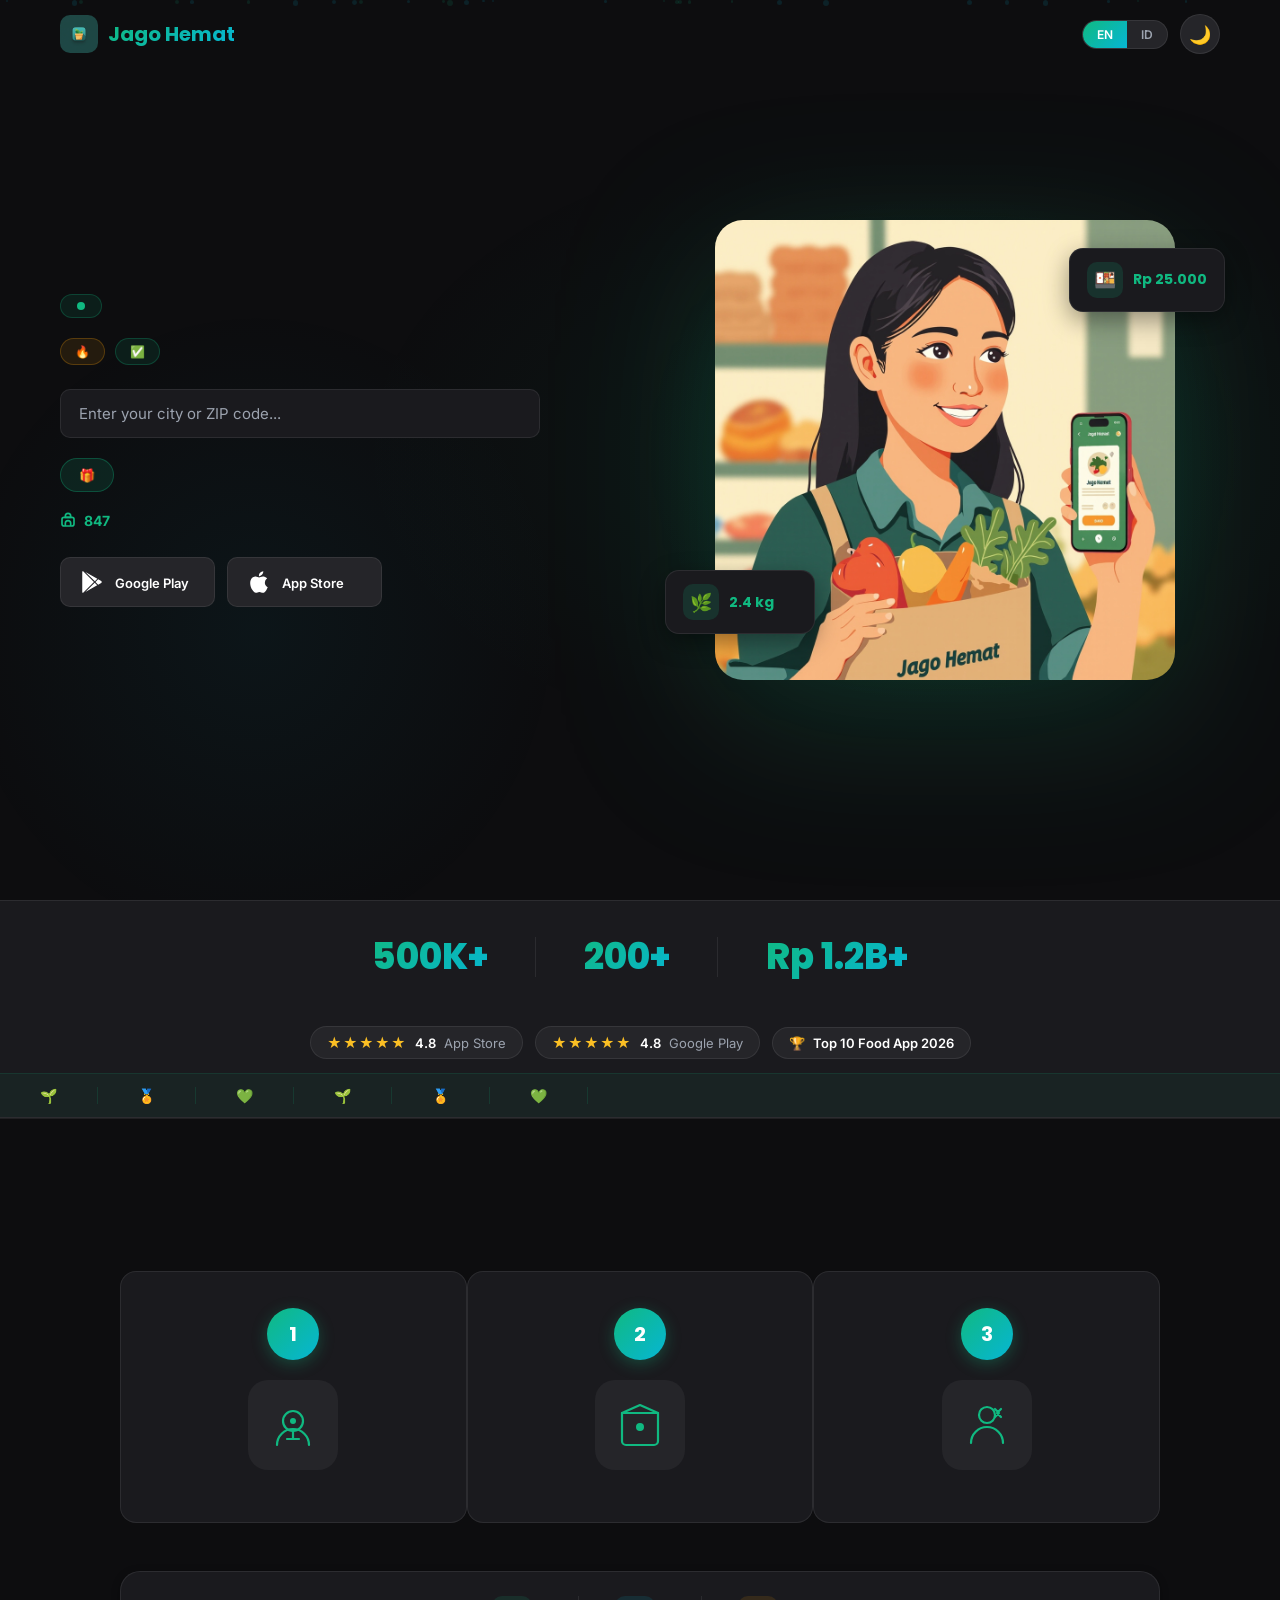
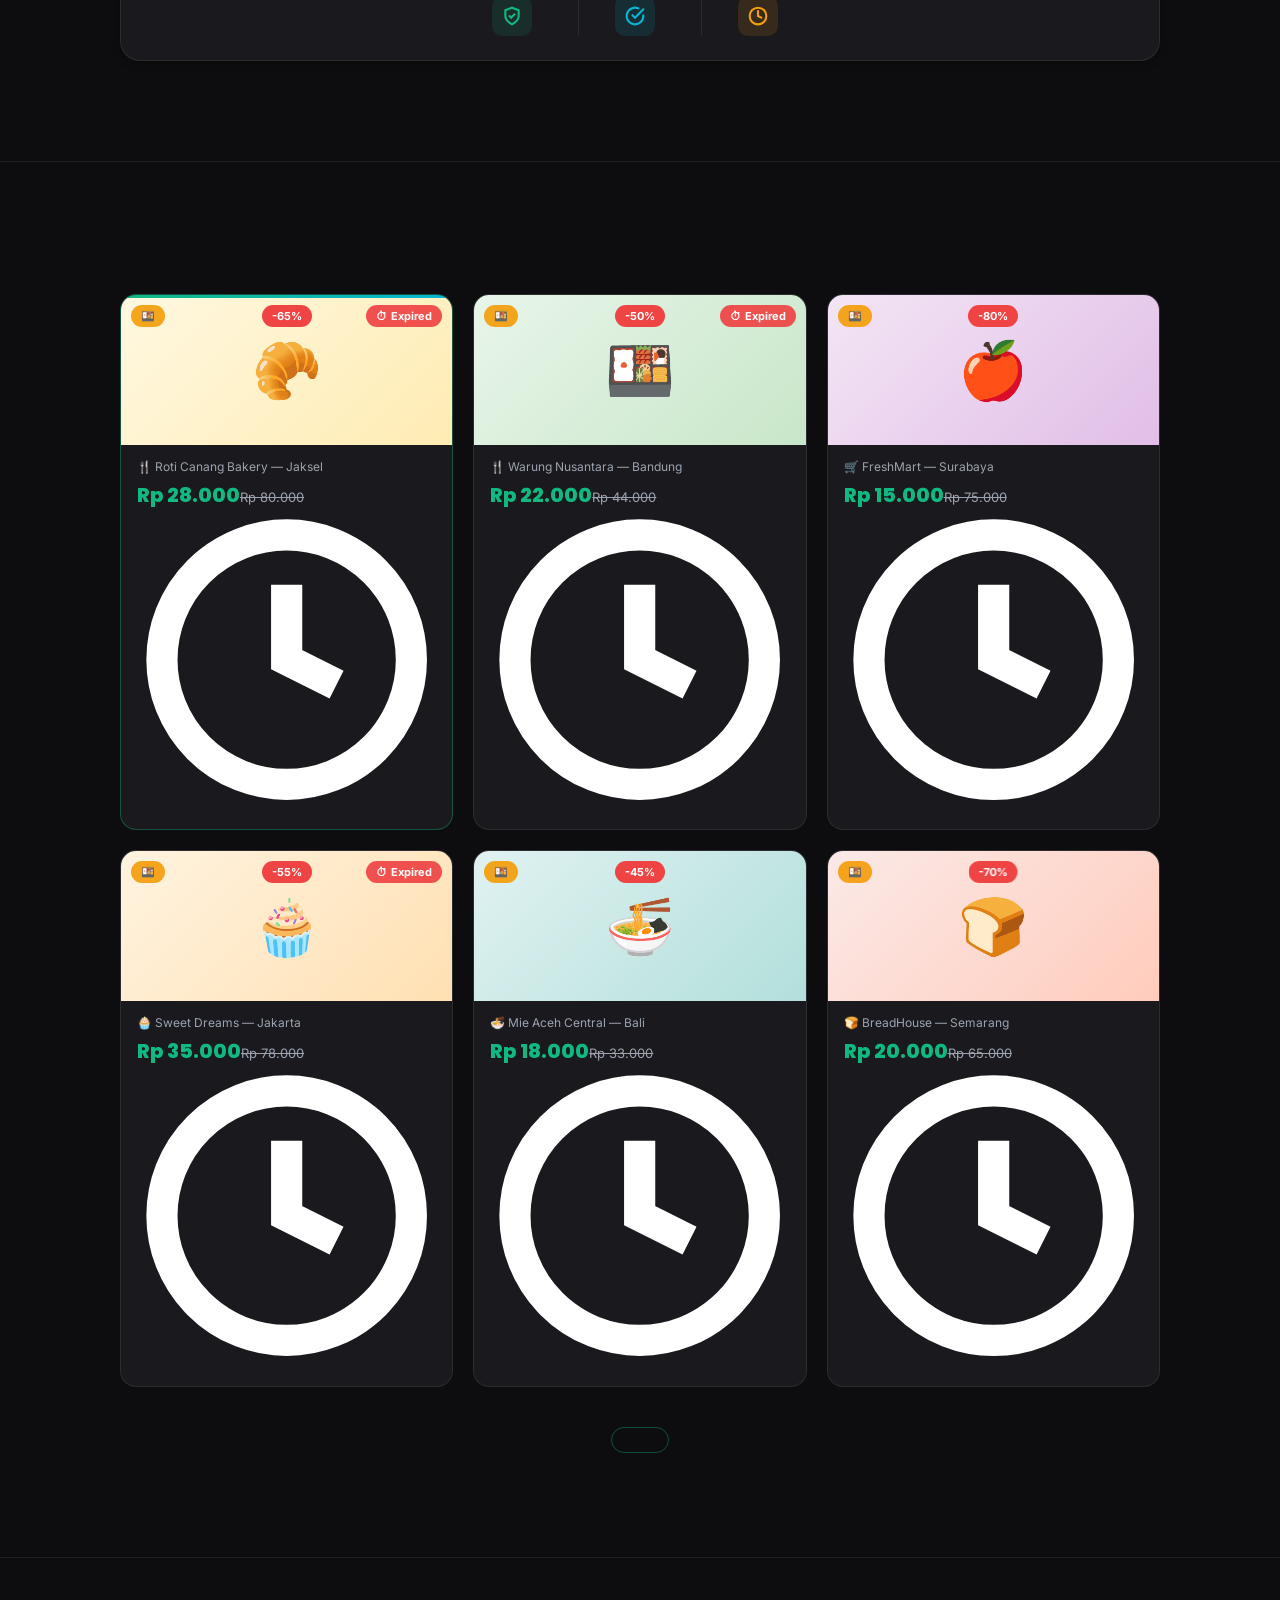
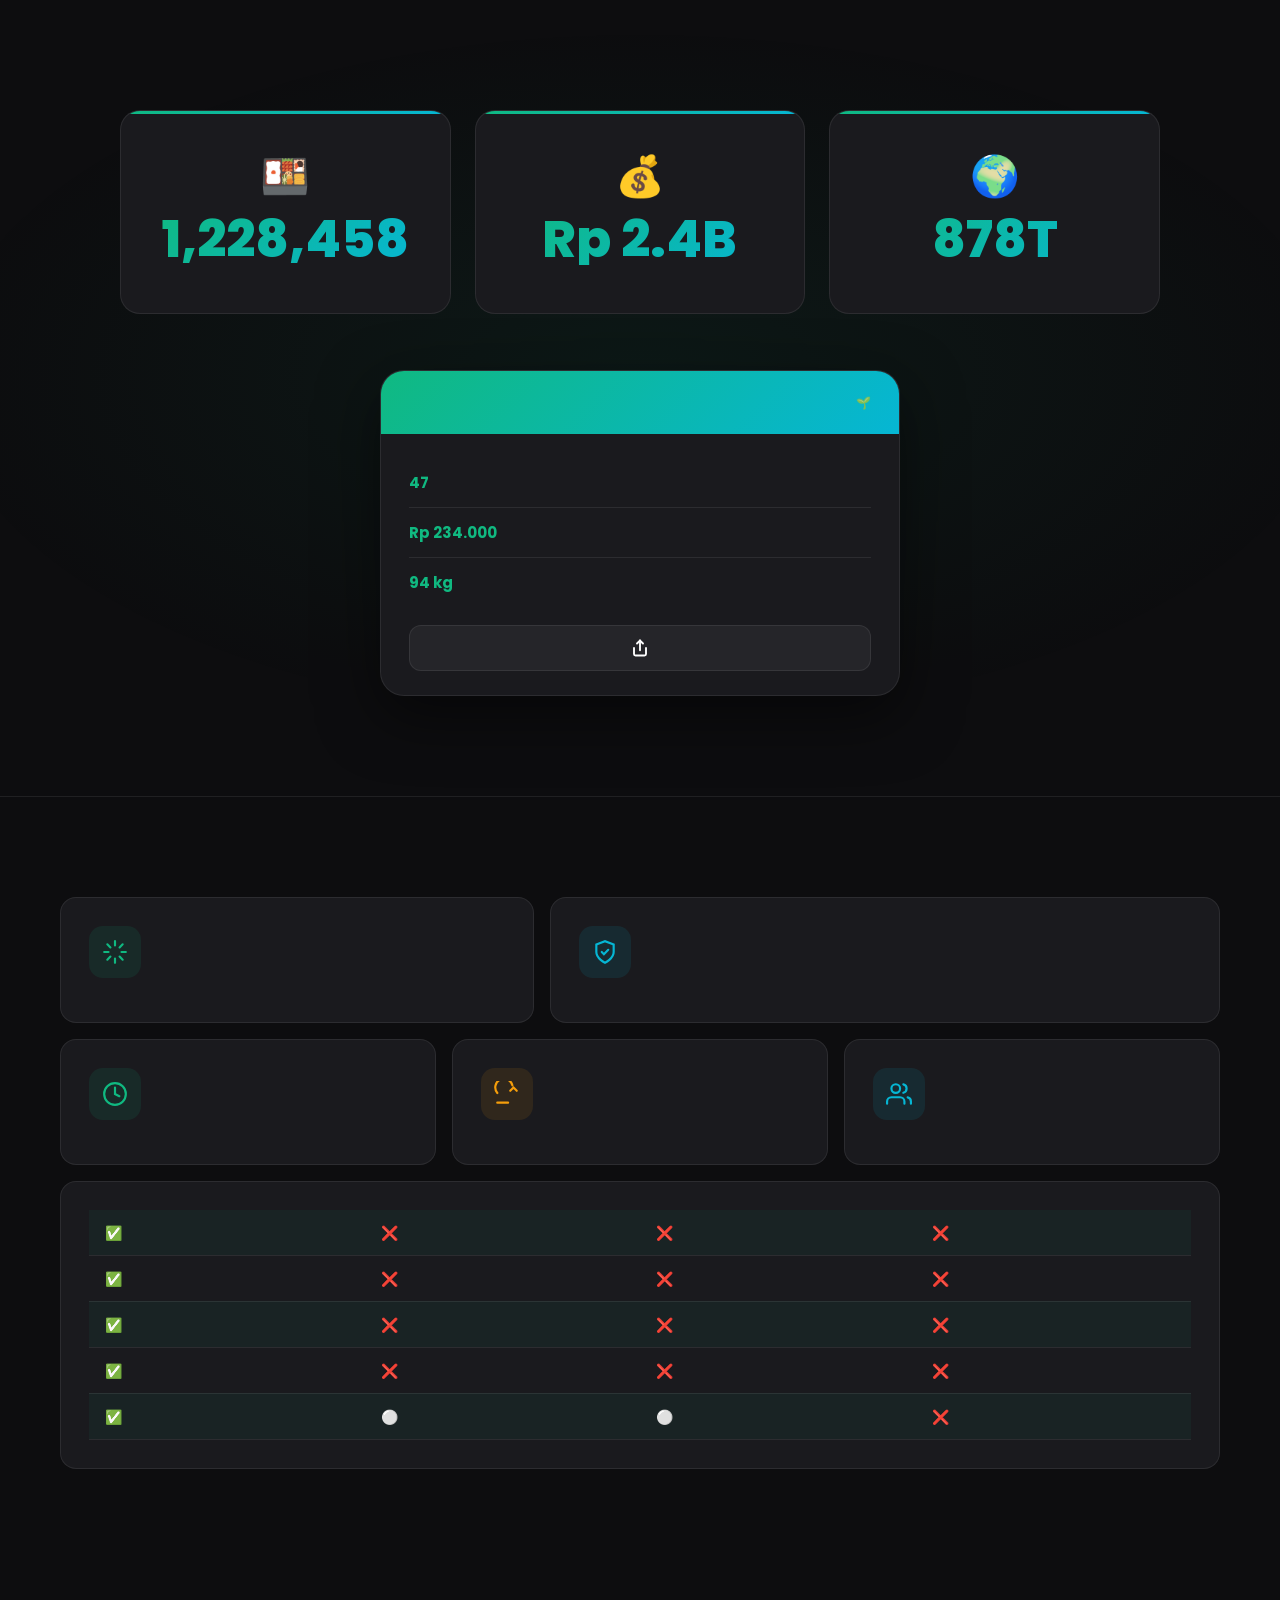
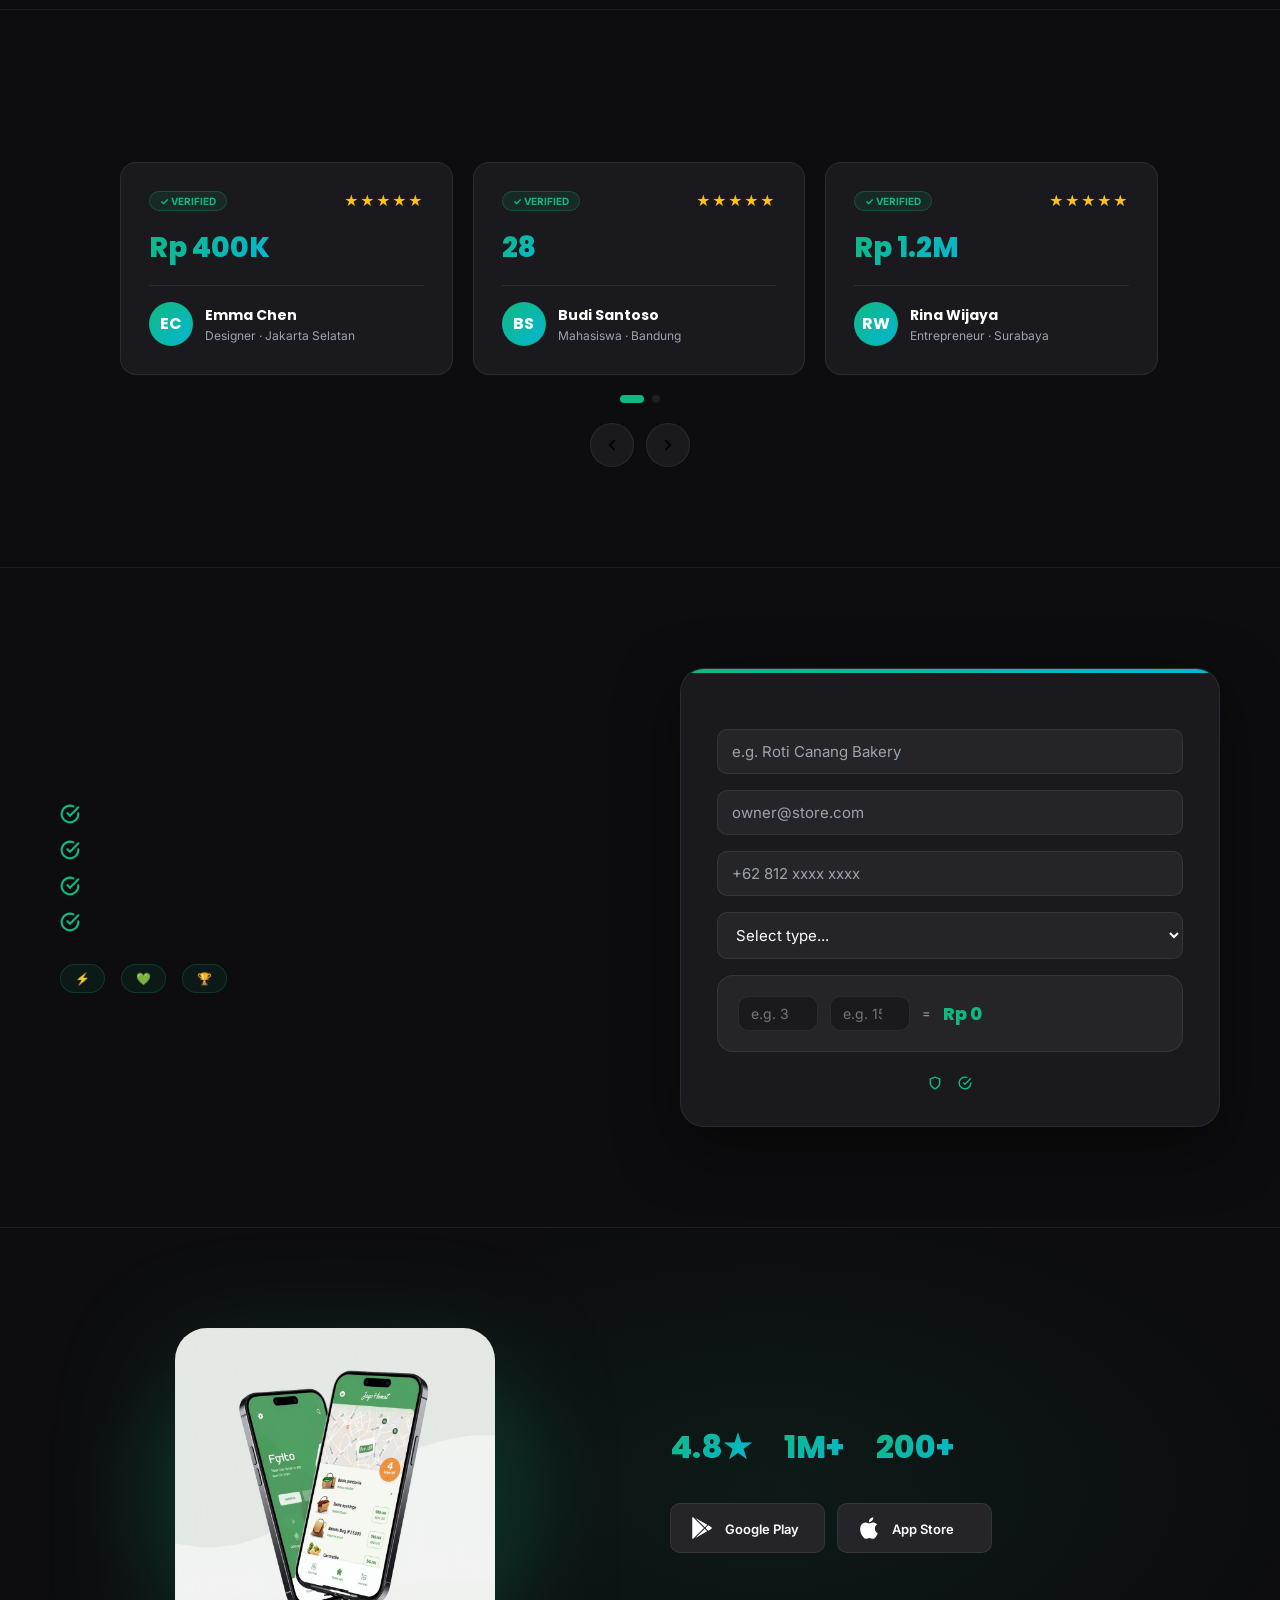
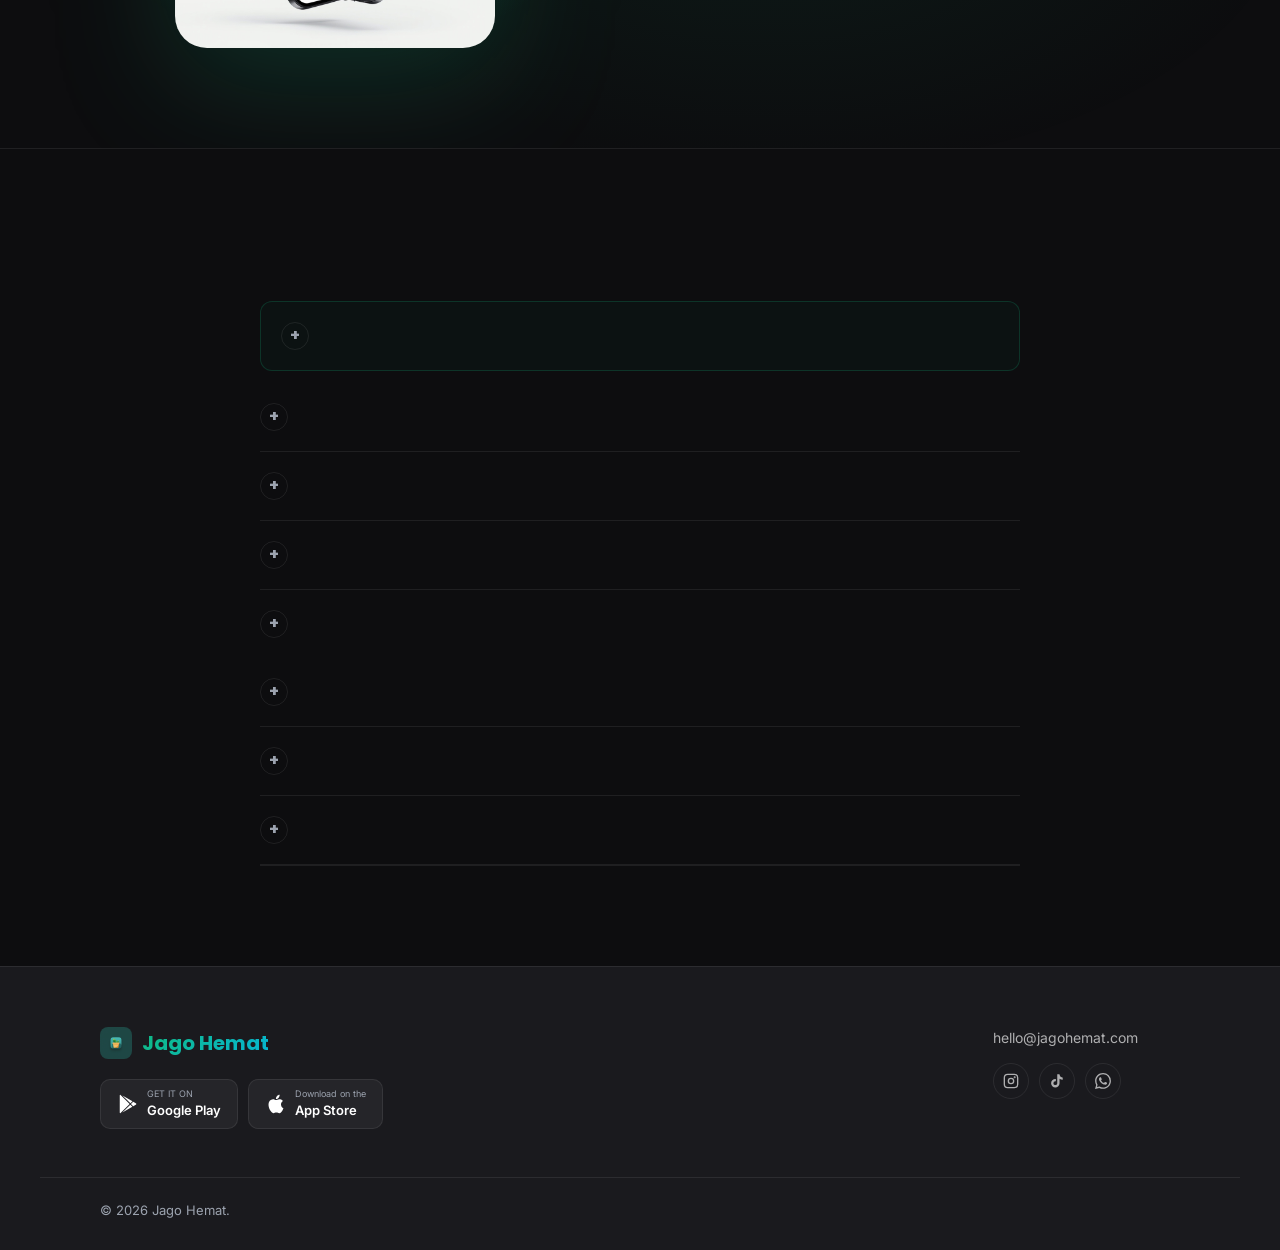
<file: index.html>
<!DOCTYPE html>
<html lang="en" data-theme="dark" data-lang="en">
<head>
<meta charset="UTF-8">
<meta name="viewport" content="width=device-width, initial-scale=1.0">
<title>Jago Hemat — Great Food. Smart Savings. Better Planet.</title>
<meta name="description" content="Jago Hemat rescues surplus food from top restaurants & stores — up to 80% off. Good for you, good for the planet. Download the app now.">
<link rel="preconnect" href="https://fonts.googleapis.com">
<link href="https://fonts.googleapis.com/css2?family=Poppins:wght@400;500;600;700;800&family=Inter:wght@400;500;600&display=swap" rel="stylesheet">
<style>
/* ════════════════════════════════════════════
   CSS VARIABLES — DARK THEME (default)
════════════════════════════════════════════ */
:root,
:root[data-theme="dark"] {
  --bg: #0D0D0F;
  --card: #1A1A1E;
  --surface: #252529;
  --accent: #10B981;
  --accent2: #06B6D4;
  --warning: #F59E0B;
  --danger: #EF4444;
  --text: #FFFFFF;
  --text-muted: #9CA3AF;
  --border: rgba(255,255,255,0.08);
  --gradient: linear-gradient(135deg, #10B981, #06B6D4);
  --shadow-sm: 0 2px 8px rgba(0,0,0,0.3);
  --shadow-md: 0 8px 24px rgba(0,0,0,0.4);
  --shadow-lg: 0 20px 60px rgba(0,0,0,0.5);
  --radius: 16px;
  --radius-sm: 10px;
  --radius-full: 100px;
  --nav-bg: rgba(13,13,15,0.88);
  --section-pad: 100px 60px;
  --section-pad-mobile: 70px 24px;
  --font-head: 'Poppins', sans-serif;
  --font-body: 'Inter', sans-serif;
}
/* ════════════════════════════════════════════
   CSS VARIABLES — LIGHT THEME
════════════════════════════════════════════ */
:root[data-theme="light"] {
  --bg: #FAFAF9;
  --card: #FFFFFF;
  --surface: #F3F4F6;
  --accent: #10B981;
  --accent2: #059669;
  --warning: #D97706;
  --danger: #DC2626;
  --text: #111827;
  --text-muted: #6B7280;
  --border: rgba(0,0,0,0.08);
  --gradient: linear-gradient(135deg, #10B981, #06B6D4);
  --shadow-sm: 0 1px 3px rgba(0,0,0,0.06);
  --shadow-md: 0 4px 16px rgba(0,0,0,0.08);
  --shadow-lg: 0 10px 40px rgba(0,0,0,0.10);
  --nav-bg: rgba(250,250,249,0.92);
  --section-pad: 90px 60px;
  --section-pad-mobile: 60px 24px;
}
/* ════════════════════════════════════════════
   RESET & BASE
════════════════════════════════════════════ */
*,*::before,*::after{box-sizing:border-box;margin:0;padding:0}
html{scroll-behavior:smooth}
body{
  font-family:var(--font-body);
  background:var(--bg);color:var(--text);
  overflow-x:hidden;-webkit-font-smoothing:antialiased;
  transition:background 0.3s,color 0.3s;
}
h1,h2,h3,h4,h5,h6{font-family:var(--font-head)}
a{color:inherit;text-decoration:none}
button{cursor:pointer;border:none;background:none;font-family:inherit}
img{max-width:100%;height:auto}
.container{max-width:1200px;margin:0 auto;padding:0 60px}
@media(max-width:768px){.container{padding:0 24px}}
.gradient-text{
  background:var(--gradient);
  -webkit-background-clip:text;-webkit-text-fill-color:transparent;background-clip:text;
}
/* ════════════════════════════════════════════
   REVEAL ANIMATIONS
════════════════════════════════════════════ */
.reveal{opacity:0;transform:translateY(28px);transition:opacity 0.65s ease,transform 0.65s ease}
.reveal.visible{opacity:1;transform:translateY(0)}
.reveal.d1{transition-delay:0.1s}.reveal.d2{transition-delay:0.2s}
.reveal.d3{transition-delay:0.3s}.reveal.d4{transition-delay:0.4s}
.reveal.d5{transition-delay:0.5s}
/* ════════════════════════════════════════════
   PARTICLES
════════════════════════════════════════════ */
#particles{position:fixed;inset:0;pointer-events:none;z-index:0;overflow:hidden}
.particle{
  position:absolute;border-radius:50%;
  opacity:0.12;animation:particleRise linear infinite;
}
@keyframes particleRise{
  0%{transform:translateY(100vh) scale(0);opacity:0}
  8%{opacity:0.18}
  92%{opacity:0.07}
  100%{transform:translateY(-10vh) scale(1.4);opacity:0}
}
/* ════════════════════════════════════════════
   NAVIGATION
════════════════════════════════════════════ */
.nav{
  position:fixed;top:0;left:0;right:0;z-index:1000;
  padding:14px 60px;
  display:flex;align-items:center;justify-content:space-between;
  transition:background 0.3s,backdrop-filter 0.3s,border-color 0.3s,padding 0.3s;
  border-bottom:1px solid transparent;
}
.nav.scrolled{
  background:var(--nav-bg);backdrop-filter:blur(20px);-webkit-backdrop-filter:blur(20px);
  border-bottom-color:var(--border);padding:10px 60px;
}
.nav-logo{display:flex;align-items:center;gap:10px;font-family:var(--font-head);font-weight:700;font-size:20px}
.nav-logo img{height:38px;width:auto;border-radius:10px}
.nav-logo-text{background:var(--gradient);-webkit-background-clip:text;-webkit-text-fill-color:transparent;background-clip:text}
.nav-links{display:flex;align-items:center;gap:32px}
.nav-links a{color:var(--text-muted);text-decoration:none;font-size:14px;font-weight:500;transition:color 0.2s}
.nav-links a:hover{color:var(--accent)}
.nav-right{display:flex;align-items:center;gap:12px}
.lang-toggle{display:flex;background:var(--surface);border:1px solid var(--border);border-radius:var(--radius-full);overflow:hidden}
.lang-btn{padding:6px 14px;font-size:12px;font-weight:600;color:var(--text-muted);transition:background 0.2s,color 0.2s;border:none;background:none;cursor:pointer}
.lang-btn.active{background:var(--gradient);color:#fff}
.theme-toggle{width:40px;height:40px;border-radius:50%;background:var(--surface);border:1px solid var(--border);display:flex;align-items:center;justify-content:center;cursor:pointer;transition:border-color 0.2s,transform 0.2s;font-size:18px;flex-shrink:0}
.theme-toggle:hover{border-color:var(--accent);transform:rotate(20deg)}
.nav-cta{background:var(--gradient);border-radius:var(--radius-full);padding:10px 24px;font-family:var(--font-head);font-weight:600;font-size:14px;color:#fff;cursor:pointer;border:none;transition:opacity 0.2s,transform 0.2s}
.nav-cta:hover{opacity:0.88;transform:translateY(-1px)}
.hamburger{display:none;flex-direction:column;gap:5px;cursor:pointer;padding:4px;background:none;border:none}
.hamburger span{display:block;width:24px;height:2px;background:var(--text);border-radius:2px;transition:transform 0.3s,opacity 0.3s}
.drawer-overlay{display:none;position:fixed;inset:0;z-index:2000;background:rgba(0,0,0,0.6);backdrop-filter:blur(4px)}
.drawer{position:fixed;top:0;right:-100%;width:320px;height:100%;background:var(--card);border-left:1px solid var(--border);z-index:2001;transition:right 0.35s cubic-bezier(0.4,0,0.2,1);padding:80px 28px 40px;overflow-y:auto}
.drawer.open{right:0}.drawer-overlay.open{display:block}
.drawer-close{position:absolute;top:20px;right:20px;width:36px;height:36px;background:var(--surface);border:1px solid var(--border);border-radius:50%;display:flex;align-items:center;justify-content:center;cursor:pointer;font-size:18px}
.drawer-links{display:flex;flex-direction:column;gap:4px;margin-bottom:24px}
.drawer-links a{display:block;padding:12px 16px;font-size:16px;font-weight:500;color:var(--text);border-radius:var(--radius-sm);transition:background 0.2s,color 0.2s}
.drawer-links a:hover{background:var(--surface);color:var(--accent)}
.drawer-controls{display:flex;flex-direction:column;gap:10px}
.drawer-theme{display:flex;align-items:center;gap:10px;font-size:14px;color:var(--text-muted)}
@media(max-width:900px){
  .nav{padding:14px 24px}.nav.scrolled{padding:10px 24px}
  .nav-links{display:none}.hamburger{display:flex}.nav-cta{display:none}
}
/* ════════════════════════════════════════════
   SHARED SECTION STYLES
════════════════════════════════════════════ */
.section-eyebrow{
  display:inline-flex;align-items:center;gap:8px;
  background:rgba(16,185,129,0.10);border:1px solid rgba(16,185,129,0.20);
  border-radius:var(--radius-full);padding:6px 16px;
  font-size:13px;font-weight:600;color:var(--accent);margin-bottom:20px;
}
.section-title{font-size:clamp(30px,4vw,52px);font-weight:800;line-height:1.1;margin-bottom:16px;letter-spacing:-0.5px}
.section-sub{font-size:17px;color:var(--text-muted);max-width:560px;line-height:1.7}
.section-header{margin-bottom:52px}
.section-header-center{text-align:center;margin-bottom:52px}
.section-header-center .section-eyebrow{margin:0 auto 20px}
.section-header-center .section-sub{margin:0 auto}
.btn-primary{display:inline-flex;align-items:center;gap:8px;background:var(--gradient);border:none;border-radius:var(--radius-sm);padding:13px 28px;font-family:var(--font-head);font-weight:600;font-size:15px;color:#fff;cursor:pointer;transition:opacity 0.2s,transform 0.2s,box-shadow 0.2s}
.btn-primary:hover{opacity:0.88;transform:translateY(-2px);box-shadow:0 8px 24px rgba(16,185,129,0.3)}
.btn-secondary{display:inline-flex;align-items:center;gap:8px;background:transparent;border:1.5px solid var(--border);border-radius:var(--radius-full);padding:11px 24px;font-family:var(--font-head);font-weight:600;font-size:14px;color:var(--text);cursor:pointer;transition:border-color 0.2s,color 0.2s,transform 0.2s}
.btn-secondary:hover{border-color:var(--accent);color:var(--accent);transform:translateX(3px)}
.btn-ghost{display:inline-flex;align-items:center;gap:8px;font-family:var(--font-head);font-size:15px;font-weight:600;color:var(--accent);border:1px solid rgba(16,185,129,0.35);border-radius:var(--radius-full);padding:11px 24px;transition:background 0.2s,transform 0.2s}
.btn-ghost:hover{background:rgba(16,185,129,0.08);transform:translateX(4px)}
/* ════════════════════════════════════════════
   SECTION 1: HERO
════════════════════════════════════════════ */
.hero{position:relative;z-index:1;min-height:100vh;display:flex;align-items:center;padding:var(--section-pad);overflow:hidden}
.hero::before{
  content:'';position:absolute;inset:0;z-index:0;pointer-events:none;
  background:radial-gradient(ellipse 70% 60% at 70% 50%,rgba(16,185,129,0.07) 0%,transparent 60%),radial-gradient(ellipse 40% 60% at 20% 70%,rgba(6,182,212,0.05) 0%,transparent 60%);
}
.hero-grid{max-width:1200px;margin:0 auto;width:100%;display:grid;grid-template-columns:1fr 1fr;gap:60px;align-items:center;position:relative;z-index:1}
.hero-copy{max-width:560px}
.hero-badge{display:inline-flex;align-items:center;gap:8px;background:rgba(16,185,129,0.10);border:1px solid rgba(16,185,129,0.25);border-radius:var(--radius-full);padding:7px 16px;font-size:13px;font-weight:600;color:var(--accent);margin-bottom:20px;animation:badgePulse 2.5s ease-in-out infinite}
@keyframes badgePulse{0%,100%{box-shadow:0 0 0 0 rgba(16,185,129,0.2)}50%{box-shadow:0 0 0 10px rgba(16,185,129,0)}}
.live-dot{width:8px;height:8px;border-radius:50%;background:var(--accent);animation:blink 1.5s ease-in-out infinite;flex-shrink:0}
@keyframes blink{0%,100%{opacity:1}50%{opacity:0.3}}
.hero-badges{display:flex;gap:10px;margin-bottom:24px;flex-wrap:wrap}
.badge-urgent{display:inline-flex;align-items:center;gap:5px;background:rgba(245,158,11,0.10);border:1px solid rgba(245,158,11,0.25);border-radius:var(--radius-full);padding:5px 14px;font-size:12px;font-weight:600;color:var(--warning)}
.badge-safe{display:inline-flex;align-items:center;gap:5px;background:rgba(16,185,129,0.10);border:1px solid rgba(16,185,129,0.25);border-radius:var(--radius-full);padding:5px 14px;font-size:12px;font-weight:600;color:var(--accent)}
.hero h1{font-size:clamp(34px,4.5vw,60px);font-weight:800;line-height:1.1;margin-bottom:20px;background:var(--gradient);-webkit-background-clip:text;-webkit-text-fill-color:transparent;background-clip:text}
.hero-sub{font-size:17px;line-height:1.7;color:var(--text-muted);margin-bottom:32px}
.store-locator{display:flex;background:var(--card);border:1px solid var(--border);border-radius:var(--radius-sm);overflow:hidden;max-width:480px;margin-bottom:20px;transition:border-color 0.2s,box-shadow 0.2s}
.store-locator:focus-within{border-color:var(--accent);box-shadow:0 0 0 3px rgba(16,185,129,0.10)}
.store-locator input{flex:1;background:transparent;border:none;padding:14px 18px;font-size:15px;color:var(--text);outline:none;font-family:var(--font-body)}
.store-locator input::placeholder{color:var(--text-muted)}
.store-locator button{background:var(--gradient);border:none;padding:14px 22px;font-family:var(--font-head);font-weight:600;font-size:14px;color:#fff;cursor:pointer;white-space:nowrap;transition:opacity 0.2s;flex-shrink:0}
.store-locator button:hover{opacity:0.85}
.referral-banner{
  display:inline-flex;align-items:center;gap:8px;
  background:rgba(16,185,129,0.12);border:1px solid rgba(16,185,129,0.3);
  border-radius:100px;padding:8px 18px;font-size:13px;color:var(--text-muted);
  margin-bottom:20px;animation:badgePulse 2s ease-in-out infinite;
}
.referral-banner strong{color:var(--accent);font-weight:700}
.hero-counter{display:flex;align-items:center;gap:8px;font-size:14px;color:var(--text-muted);margin-bottom:28px}
.hero-counter strong{color:var(--accent)}
.hero-counter[data-counter]{color:var(--text)}
.app-buttons{display:flex;gap:12px;flex-wrap:wrap}
.app-btn{display:inline-flex;align-items:center;gap:10px;background:var(--surface);border:1px solid var(--border);border-radius:var(--radius-sm);padding:11px 18px;color:var(--text);text-decoration:none;transition:border-color 0.2s,transform 0.2s,box-shadow 0.2s;min-width:155px}
.app-btn:hover{border-color:var(--accent);transform:translateY(-2px);box-shadow:0 8px 24px rgba(16,185,129,0.12)}
.app-btn svg{width:26px;height:26px;flex-shrink:0}
.app-btn-text{line-height:1.25}
.app-btn-text small{font-size:10px;color:var(--text-muted);display:block}
.app-btn-text span{font-size:13px;font-weight:600}
.hero-visual{position:relative;display:flex;justify-content:center;align-items:center}
.hero-visual img{width:100%;max-width:460px;border-radius:28px;filter:drop-shadow(0 40px 80px rgba(16,185,129,0.18))}
.hero-visual::before{content:'';position:absolute;inset:-30px;background:radial-gradient(ellipse at center,rgba(16,185,129,0.10) 0%,transparent 70%);z-index:-1}
.float-card{position:absolute;background:var(--card);border:1px solid var(--border);border-radius:14px;padding:13px 17px;backdrop-filter:blur(16px);box-shadow:var(--shadow-md);animation:floatY 4s ease-in-out infinite;z-index:2;min-width:150px}
.float-card.card-1{top:6%;right:-5px;animation-delay:0s}
.float-card.card-2{bottom:10%;left:-5px;animation-delay:2s}
@keyframes floatY{0%,100%{transform:translateY(0)}50%{transform:translateY(-12px)}}
.float-card .fc-row{display:flex;align-items:center;gap:10px}
.float-card .fc-icon{width:36px;height:36px;border-radius:10px;background:rgba(16,185,129,0.15);display:flex;align-items:center;justify-content:center;font-size:18px;flex-shrink:0}
.float-card .fc-label{font-size:11px;color:var(--text-muted)}
.float-card .fc-val{font-size:14px;font-weight:700;font-family:var(--font-head);color:var(--accent)}
@media(max-width:900px){
  .hero{padding:var(--section-pad-mobile);padding-top:110px;min-height:auto}
  .hero-grid{grid-template-columns:1fr;gap:40px}
  .hero-visual{display:none}
}
/* ════════════════════════════════════════════
   SECTION 2: SOCIAL PROOF BAR
════════════════════════════════════════════ */
.social-proof{background:var(--card);border-top:1px solid var(--border);border-bottom:1px solid var(--border);overflow:hidden}
.stats-row{display:flex;align-items:center;justify-content:center;flex-wrap:wrap}
.stat-item{display:flex;flex-direction:column;align-items:center;padding:28px 48px;position:relative}
.stat-item:not(:last-child)::after{content:'';position:absolute;right:0;top:50%;transform:translateY(-50%);width:1px;height:40px;background:var(--border)}
.stat-number{font-family:var(--font-head);font-size:clamp(26px,3vw,36px);font-weight:800;background:var(--gradient);-webkit-background-clip:text;-webkit-text-fill-color:transparent;background-clip:text}
.stat-label{font-size:13px;color:var(--text-muted);margin-top:2px}
.marquee-section{overflow:hidden;border-top:1px solid var(--border)}
.marquee-track{display:flex;animation:marqueeScroll 38s linear infinite;width:max-content}
.marquee-track:hover{animation-play-state:paused}
@keyframes marqueeScroll{0%{transform:translateX(0)}100%{transform:translateX(-50%)}}
.marquee-item{display:inline-flex;align-items:center;gap:10px;padding:0 40px;font-size:15px;font-weight:600;color:var(--text);white-space:nowrap;border-right:1px solid var(--border)}
.marquee-item .star{color:#FBBF24;font-size:18px}
.ratings-row{display:flex;align-items:center;justify-content:center;gap:12px;padding:14px 24px;flex-wrap:wrap}
.rating-chip{display:inline-flex;align-items:center;gap:8px;background:var(--surface);border:1px solid var(--border);border-radius:var(--radius-full);padding:7px 16px;font-size:13px;font-weight:600}
.rating-chip .stars{color:#FBBF24;letter-spacing:1px}
.rating-chip .cnt{color:var(--text-muted);font-weight:400}
.awards-strip{background:rgba(16,185,129,0.05);border-top:1px solid rgba(16,185,129,0.12);padding:13px 0;overflow:hidden}
.awards-track{display:flex;animation:marqueeScroll 30s linear infinite;width:max-content}
.award-item{display:inline-flex;align-items:center;gap:8px;padding:0 40px;font-size:14px;font-weight:600;color:var(--accent);border-right:1px solid rgba(16,185,129,0.15);white-space:nowrap}
@media(max-width:640px){
  .stat-item{padding:20px 24px}
  .stat-item:not(:last-child)::after{display:none}
}
/* ════════════════════════════════════════════
   SECTION 3: HOW IT WORKS (light)
════════════════════════════════════════════ */
.how-section{background:var(--bg);padding:var(--section-pad);border-top:1px solid var(--border);transition:background 0.3s}
.steps-grid{display:grid;grid-template-columns:repeat(3,1fr);gap:0;position:relative;max-width:1100px;margin:0 auto}
.step-card{background:var(--card);border-radius:var(--radius);border:1px solid var(--border);padding:36px 28px 32px;text-align:center;position:relative;transition:box-shadow 0.3s,transform 0.3s}
.step-card:hover{box-shadow:var(--shadow-lg);transform:translateY(-5px)}
.step-num{width:52px;height:52px;border-radius:50%;background:var(--gradient);color:#fff;font-family:var(--font-head);font-weight:700;font-size:20px;display:flex;align-items:center;justify-content:center;margin:0 auto 20px;box-shadow:0 4px 16px rgba(16,185,129,0.3)}
.step-icon-wrap{width:90px;height:90px;margin:0 auto 20px;background:var(--surface);border-radius:20px;display:flex;align-items:center;justify-content:center;animation:iconFloat 3.5s ease-in-out infinite}
.step-card:nth-child(2) .step-icon-wrap{animation-delay:0.6s}
.step-card:nth-child(3) .step-icon-wrap{animation-delay:1.2s}
@keyframes iconFloat{0%,100%{transform:translateY(0)}50%{transform:translateY(-8px)}}
.step-icon-wrap svg{width:48px;height:48px}
.step-title{font-family:var(--font-head);font-weight:700;font-size:17px;margin-bottom:8px;color:var(--text)}
.step-desc{font-size:14px;color:var(--text-muted);line-height:1.6}
.arrow-right{position:absolute;top:50%;transform:translateY(-50%);right:-28px;z-index:2;display:flex;align-items:center}
.arrow-right svg{width:32px;height:32px;color:var(--accent);opacity:0.5}
.trust-strip{padding:48px 0 0;max-width:1100px;margin:0 auto}
.trust-row{background:var(--card);border:1px solid var(--border);border-radius:20px;padding:24px 40px;display:flex;align-items:center;justify-content:center;gap:0;flex-wrap:wrap;box-shadow:var(--shadow-sm)}
.trust-badge{display:flex;align-items:center;gap:10px;padding:0 36px;border-right:1px solid var(--border)}
.trust-badge:last-child{border-right:none}
.trust-badge-icon{width:40px;height:40px;border-radius:10px;display:flex;align-items:center;justify-content:center;flex-shrink:0}
.trust-badge-icon.g{background:rgba(16,185,129,0.12);color:var(--accent)}
.trust-badge-icon.b{background:rgba(6,182,212,0.12);color:var(--accent2)}
.trust-badge-icon.a{background:rgba(245,158,11,0.12);color:var(--warning)}
.trust-badge-icon svg{width:20px;height:20px}
.trust-badge-lbl{font-family:var(--font-head);font-weight:700;font-size:13px}
.trust-badge-sub{font-size:11px;color:var(--text-muted)}
@media(max-width:768px){
  .steps-grid{grid-template-columns:1fr;gap:20px}
  .arrow-right{display:none}
  .trust-row{flex-direction:column}
  .trust-badge{border-right:none;border-bottom:1px solid var(--border);padding:16px 0;width:100%}
  .trust-badge:last-child{border-bottom:none}
}
/* ════════════════════════════════════════════
   SECTION 4: FEATURED DEALS (light)
════════════════════════════════════════════ */
.deals-section{background:var(--bg);padding:var(--section-pad);border-top:1px solid var(--border)}
.deals-top{display:flex;align-items:flex-end;justify-content:space-between;gap:20px;margin-bottom:32px;flex-wrap:wrap}
.filter-bar{display:flex;gap:8px;flex-wrap:wrap}
.filter-tab{padding:8px 18px;border-radius:var(--radius-full);font-size:13px;font-weight:600;cursor:pointer;border:1.5px solid var(--border);background:var(--card);color:var(--text-muted);transition:all 0.2s}
.filter-tab:hover{border-color:var(--accent);color:var(--accent)}
.filter-tab.active{background:var(--accent);border-color:var(--accent);color:#fff;box-shadow:0 3px 12px rgba(16,185,129,0.3)}
.deals-grid{display:grid;grid-template-columns:repeat(3,1fr);gap:20px}
.deal-card{background:var(--card);border-radius:var(--radius);border:1px solid var(--border);overflow:hidden;transition:box-shadow 0.25s,transform 0.25s,border-color 0.25s;cursor:pointer;position:relative}
.deal-card:hover{box-shadow:var(--shadow-lg);transform:translateY(-4px)}
.deal-card.top{border-color:rgba(16,185,129,0.35)}
.deal-card.top::before{content:'';position:absolute;top:0;left:0;right:0;height:3px;background:var(--gradient);z-index:1}
.deal-img{position:relative;height:150px;overflow:hidden}
.deal-img-bg{width:100%;height:100%;display:flex;align-items:center;justify-content:center;font-size:56px}
.badge-pill{position:absolute;padding:4px 10px;border-radius:var(--radius-full);font-size:11px;font-weight:700;display:flex;align-items:center;gap:4px;backdrop-filter:blur(8px);color:#fff}
.badge-pill.lt{top:10px;left:10px;background:rgba(245,158,11,0.92)}
.badge-pill.rt{top:10px;right:10px;background:rgba(239,68,68,0.92)}
.badge-pill.bt{top:10px;left:50%;transform:translateX(-50%);background:var(--danger)}
.deal-body{padding:14px 16px 16px}
.deal-cat{font-size:11px;font-weight:600;color:var(--accent);text-transform:uppercase;letter-spacing:0.5px;margin-bottom:3px}
.deal-store{font-size:12px;color:var(--text-muted);margin-bottom:6px}
.deal-title{font-family:var(--font-head);font-weight:700;font-size:14px;margin-bottom:10px;line-height:1.35}
.deal-prices{display:flex;align-items:baseline;gap:8px;margin-bottom:12px}
.price-sale{font-family:var(--font-head);font-weight:800;font-size:20px;color:var(--accent)}
.price-was{font-size:13px;color:var(--text-muted);text-decoration:line-through}
.deal-foot{display:flex;align-items:center;justify-content:space-between;padding-top:12px;border-top:1px solid var(--border)}
.deal-timer{display:flex;align-items:center;gap:5px;font-size:12px;color:var(--text-muted)}
.deal-timer svg{width:13px;height:13px;color:var(--warning);flex-shrink:0}
.deal-reserve{background:var(--gradient);color:#fff;padding:7px 16px;border-radius:var(--radius-full);font-size:12px;font-weight:700;transition:opacity 0.2s,transform 0.2s;border:none;cursor:pointer;text-decoration:none;display:inline-block}
.deal-reserve:hover{opacity:0.9;transform:scale(1.03)}
.deals-more{text-align:center;margin-top:40px}
.deals-more a{display:inline-flex;align-items:center;gap:8px;font-family:var(--font-head);font-size:15px;font-weight:600;color:var(--accent);border:1px solid rgba(16,185,129,0.4);border-radius:var(--radius-full);padding:12px 28px;text-decoration:none;transition:background 0.2s,transform 0.2s}
.deals-more a:hover{background:rgba(16,185,129,0.08);transform:translateX(4px)}
@media(max-width:1024px){.deals-grid{grid-template-columns:repeat(2,1fr)}}
@media(max-width:480px){.deals-grid{grid-template-columns:1fr}}
/* ════════════════════════════════════════════
   SECTION 5: IMPACT DASHBOARD (dark)
════════════════════════════════════════════ */
.impact-section{position:relative;padding:var(--section-pad);border-top:1px solid var(--border);overflow:hidden}
.impact-section::before{content:'';position:absolute;inset:0;background:radial-gradient(ellipse 80% 60% at 50% 50%,rgba(16,185,129,0.07) 0%,transparent 70%);pointer-events:none}
.counters-grid{display:grid;grid-template-columns:repeat(3,1fr);gap:24px;max-width:1100px;margin:0 auto 56px;position:relative;z-index:1}
.counter-card{background:var(--card);border:1px solid var(--border);border-radius:20px;padding:40px 28px;text-align:center;position:relative;overflow:hidden;transition:transform 0.3s,border-color 0.3s,box-shadow 0.3s}
.counter-card:hover{transform:translateY(-6px);border-color:rgba(16,185,129,0.35);box-shadow:0 0 40px rgba(16,185,129,0.08)}
.counter-card::before{content:'';position:absolute;top:0;left:0;right:0;height:3px;background:var(--gradient)}
.counter-icon{font-size:40px;margin-bottom:14px}
.counter-val{font-family:var(--font-head);font-size:clamp(34px,4vw,54px);font-weight:800;background:var(--gradient);-webkit-background-clip:text;-webkit-text-fill-color:transparent;background-clip:text;line-height:1;margin-bottom:8px}
.counter-lbl{font-size:15px;color:var(--text-muted);font-weight:500}
.counter-sub{font-size:12px;color:var(--accent);margin-top:6px;font-weight:600}
.impact-bottom{max-width:520px;margin:0 auto;position:relative;z-index:1}
.impact-card{background:var(--card);border:1px solid var(--border);border-radius:24px;overflow:hidden;box-shadow:var(--shadow-lg)}
.impact-card-hdr{background:var(--gradient);padding:24px 28px;display:flex;align-items:center;justify-content:space-between}
.impact-card-hdr h3{font-size:17px;font-weight:700}
.impact-card-hdr span{font-size:12px;opacity:0.85}
.impact-card-body{padding:24px 28px}
.impact-row{display:flex;justify-content:space-between;align-items:center;padding:13px 0;border-bottom:1px solid var(--border)}
.impact-row:last-of-type{border-bottom:none}
.impact-row-lbl{font-size:14px;color:var(--text-muted)}
.impact-row-val{font-family:var(--font-head);font-size:15px;font-weight:700}
.impact-row-val.gc{color:var(--accent)}
.share-impact{width:100%;margin-top:18px;background:var(--surface);border:1px solid var(--border);border-radius:12px;padding:13px;color:var(--text);font impact;font-size:14px;font-weight:600;cursor:pointer;display:flex;align-items:center;justify-content:center;gap:8px;transition:border-color 0.2s,background 0.2s}
.share-impact:hover{border-color:var(--accent);background:rgba(16,185,129,0.08)}
@media(max-width:768px){.counters-grid{grid-template-columns:1fr}.impact-section{padding:var(--section-pad-mobile)}}
/* ════════════════════════════════════════════
   SECTION 6: WHY JAGO HEMAT (light)
════════════════════════════════════════════ */
.why-section{background:var(--bg);padding:var(--section-pad);border-top:1px solid var(--border)}
.why-header{text-align:center;margin-bottom:48px}
.bento{display:grid;grid-template-columns:repeat(12,1fr);gap:16px;margin-bottom:40px}
.value-card{background:var(--card);border:1px solid var(--border);border-radius:var(--radius);padding:28px;transition:box-shadow 0.2s,transform 0.2s}
.value-card:hover{box-shadow:var(--shadow-lg);transform:translateY(-2px)}
.value-card.span7{grid-column:span 7}.value-card.span5{grid-column:span 5}
.value-card.span4{grid-column:span 4}.value-card.span3{grid-column:span 3}
.value-card.span6{grid-column:span 6}.value-card.span12{grid-column:span 12}
.vc-icon{width:52px;height:52px;border-radius:14px;display:flex;align-items:center;justify-content:center;margin-bottom:16px}
.vc-icon.g{background:rgba(16,185,129,0.10);color:var(--accent)}
.vc-icon.b{background:rgba(6,182,212,0.10);color:var(--accent2)}
.vc-icon.a{background:rgba(245,158,11,0.10);color:var(--warning)}
.vc-icon svg{width:26px;height:26px}
.vc-title{font-family:var(--font-head);font-weight:700;font-size:17px;margin-bottom:8px}
.vc-desc{font-size:14px;color:var(--text-muted);line-height:1.6}
.compare-table{width:100%;border-collapse:collapse}
.compare-table th,.compare-table td{padding:14px 16px;text-align:left;border-bottom:1px solid var(--border);font-size:14px}
.compare-table th{font-family:var(--font-head);font-weight:700;font-size:13px;color:var(--text-muted);text-transform:uppercase;letter-spacing:0.5px}
.compare-table td{color:var(--text)}
.compare-table .check{color:var(--accent);font-weight:700}
.compare-table .cross{color:var(--danger)}
.compare-table .highlight{background:rgba(16,185,129,0.06)}
.compare-table .highlight td{font-weight:600}
.compare-table tbody tr:hover td{background:var(--surface)}
@media(max-width:1024px){.bento{grid-template-columns:1fr 1fr}.value-card.span7,.value-card.span5{grid-column:span 2}}
@media(max-width:768px){.bento{grid-template-columns:1fr}.value-card.span7,.value-card.span5,.value-card.span4,.value-card.span3,.value-card.span6{grid-column:span 1}}
/* ════════════════════════════════════════════
   SECTION 7: TESTIMONIALS (dark)
════════════════════════════════════════════ */
.testimonials-section{padding:var(--section-pad);border-top:1px solid var(--border)}
.testimonials-track{overflow:hidden;margin-bottom:20px}
.testimonials-slider{display:flex;gap:20px;transition:transform 0.5s cubic-bezier(0.16,1,0.3,1)}
.testi-card{flex:0 0 calc(33.333% - 14px);min-width:280px;background:var(--card);border:1px solid var(--border);border-radius:var(--radius);padding:28px;transition:box-shadow 0.3s,transform 0.3s}
.testi-card:hover{box-shadow:var(--shadow-lg);transform:translateY(-4px)}
.testi-card-hd{display:flex;align-items:center;justify-content:space-between;margin-bottom:16px}
.testi-badge{display:inline-flex;align-items:center;gap:5px;background:rgba(16,185,129,0.10);border:1px solid rgba(16,185,129,0.25);border-radius:var(--radius-full);padding:3px 10px;font-size:10px;font-weight:700;color:var(--accent);text-transform:uppercase}
.stars{color:#FBBF24;font-size:14px;letter-spacing:1px}
.testi-metric{display:flex;align-items:baseline;gap:8px;margin-bottom:16px}
.testi-metric-val{font-family:var(--font-head);font-size:28px;font-weight:800;background:var(--gradient);-webkit-background-clip:text;-webkit-text-fill-color:transparent;background-clip:text}
.testi-metric-lbl{font-size:13px;color:var(--text-muted)}
.testi-text{font-size:14px;line-height:1.8;color:rgba(255,255,255,0.80);font-style:italic;margin-bottom:20px}
.testi-divider{height:1px;background:var(--border);margin-bottom:16px}
.testi-author{display:flex;align-items:center;gap:12px}
.testi-avatar{width:44px;height:44px;border-radius:50%;background:var(--gradient);display:flex;align-items:center;justify-content:center;font-family:var(--font-head);font-weight:700;font-size:16px;color:#fff;flex-shrink:0;border:2px solid rgba(16,185,129,0.3)}
.testi-name{font-family:var(--font-head);font-weight:700;font-size:14px}
.testi-role{font-size:12px;color:var(--text-muted);margin-top:2px}
.carousel-dots{display:flex;justify-content:center;gap:8px;margin-top:16px}
.dot{width:8px;height:8px;border-radius:50%;background:var(--border);cursor:pointer;transition:background 0.2s,width 0.2s}
.dot.active{background:var(--accent);width:24px;border-radius:4px}
.carousel-controls{display:flex;justify-content:center;gap:12px;margin-top:20px}
.carousel-btn{width:44px;height:44px;border-radius:50%;border:1px solid var(--border);background:var(--card);display:flex;align-items:center;justify-content:center;cursor:pointer;transition:border-color 0.2s,background 0.2s}
.carousel-btn:hover{border-color:var(--accent);background:rgba(16,185,129,0.08)}
.carousel-btn svg{width:18px;height:18px}
@media(max-width:900px){.testi-card{flex:0 0 calc(100% - 40px)}}
@media(max-width:480px){.testi-card{flex:0 0 100%}}
/* ════════════════════════════════════════════
   SECTION 8: FOR BUSINESS (light)
════════════════════════════════════════════ */
.business-section{background:var(--bg);padding:var(--section-pad);border-top:1px solid var(--border)}
.business-grid{max-width:1200px;margin:0 auto;display:grid;grid-template-columns:1fr 1fr;gap:80px;align-items:center}
.business-copy .section-eyebrow{margin-bottom:16px}
.business-copy .section-title{margin-bottom:16px}
.business-copy .section-sub{margin-bottom:28px}
.business-features{list-style:none;margin-bottom:32px}
.business-features li{display:flex;align-items:flex-start;gap:12px;margin-bottom:14px;font-size:15px}
.business-features li svg{width:20px;height:20px;flex-shrink:0;color:var(--accent);margin-top:2px}
.biz-trust{display:flex;gap:16px;flex-wrap:wrap}
.biz-trust-chip{display:inline-flex;align-items:center;gap:6px;background:rgba(16,185,129,0.08);border:1px solid rgba(16,185,129,0.2);border-radius:var(--radius-full);padding:6px 14px;font-size:12px;font-weight:600;color:var(--accent)}
.biz-form-card{background:var(--card);border:1px solid var(--border);border-radius:24px;padding:36px;box-shadow:var(--shadow-lg);position:relative;overflow:hidden}
.biz-form-card::before{content:'';position:absolute;top:0;left:0;right:0;height:4px;background:var(--gradient)}
.biz-form-hdr{margin-bottom:24px}
.biz-form-hdr h3{font-family:var(--font-head);font-size:22px;font-weight:700;margin-bottom:6px}
.biz-form-hdr p{font-size:14px;color:var(--text-muted)}
.form-group{margin-bottom:16px}
.form-group label{display:block;font-size:13px;font-weight:600;color:var(--text-muted);margin-bottom:6px}
.form-group input,.form-group select{width:100%;background:var(--surface);border:1px solid var(--border);border-radius:var(--radius-sm);padding:12px 14px;font-size:15px;color:var(--text);font-family:var(--font-body);transition:border-color 0.2s,box-shadow 0.2s}
.form-group input:focus,.form-group select:focus{outline:none;border-color:var(--accent);box-shadow:0 0 0 3px rgba(16,185,129,0.10)}
.form-group input::placeholder{color:var(--text-muted)}
.form-group select option{background:var(--card)}
.biz-submit{width:100%;padding:15px;background:var(--gradient);border:none;border-radius:var(--radius-sm);color:#fff;font-family:var(--font-head);font-weight:700;font-size:15px;cursor:pointer;margin-top:8px;transition:opacity 0.2s,transform 0.2s;box-shadow:0 4px 16px rgba(16,185,129,0.3)}
.biz-submit:hover{opacity:0.9;transform:translateY(-1px)}
.biz-submit:disabled{opacity:0.5;cursor:not-allowed}
.biz-trust-form{display:flex;justify-content:center;gap:16px;margin-top:14px;flex-wrap:wrap}
.biz-trust-item{display:flex;align-items:center;gap:6px;font-size:12px;color:var(--text-muted)}
.biz-trust-item svg{width:14px;height:14px;color:var(--accent)}
.roi-calc{background:var(--surface);border:1px solid var(--border);border-radius:var(--radius);padding:20px;margin-bottom:24px}
.roi-calc h4{font-family:var(--font-head);font-size:14px;font-weight:700;margin-bottom:14px}
.roi-calc .calc-row{display:flex;align-items:center;gap:12px}
.roi-calc input{width:80px;background:var(--card);border:1px solid var(--border);border-radius:var(--radius-sm);padding:8px 12px;font-size:14px;color:var(--text);font-family:var(--font-body);text-align:center}
.roi-calc span{font-size:13px;color:var(--text-muted)}
.roi-result{margin-top:12px;padding:14px;background:rgba(16,185,129,0.08);border:1px solid rgba(16,185,129,0.2);border-radius:var(--radius-sm)}
.roi-result .amount{font-family:var(--font-head);font-size:22px;font-weight:800;color:var(--accent)}
.roi-result .desc{font-size:12px;color:var(--text-muted);margin-top:2px}
@media(max-width:900px){.business-grid{grid-template-columns:1fr;gap:48px}}
/* ════════════════════════════════════════════
   SECTION 9: APP DOWNLOAD CTA (dark)
════════════════════════════════════════════ */
.app-cta-section{padding:var(--section-pad);border-top:1px solid var(--border);position:relative;overflow:hidden}
.app-cta-section::before{content:'';position:absolute;inset:0;background:radial-gradient(ellipse 60% 80% at 60% 50%,rgba(16,185,129,0.08) 0%,transparent 70%);pointer-events:none}
.app-cta-inner{max-width:1200px;margin:0 auto;display:grid;grid-template-columns:1fr 1fr;gap:60px;align-items:center;position:relative;z-index:1}
.app-phone{position:relative;display:flex;justify-content:center;align-items:center}
.app-phone::before{content:'';position:absolute;inset:-20px;background:radial-gradient(ellipse at center,rgba(16,185,129,0.15) 0%,transparent 65%);z-index:-1}
.app-phone img{max-width:320px;border-radius:32px;filter:drop-shadow(0 30px 60px rgba(16,185,129,0.2));animation:phoneFloat 4s ease-in-out infinite}
@keyframes phoneFloat{0%,100%{transform:translateY(0)}50%{transform:translateY(-14px)}}
.app-glow-ring{position:absolute;width:280px;height:280px;border-radius:50%;border:2px solid rgba(16,185,129,0.15);animation:ringPulse 3s ease-in-out infinite}
@keyframes ringPulse{0%,100%{transform:scale(1);opacity:0.5}50%{transform:scale(1.1);opacity:0.2}}
.app-copy{}
.app-copy .section-eyebrow{margin-bottom:16px}
.app-copy .section-title{margin-bottom:16px}
.app-copy .section-sub{margin-bottom:28px}
.app-stats{display:flex;gap:32px;margin-bottom:32px;flex-wrap:wrap}
.app-stat-num{font-family:var(--font-head);font-size:32px;font-weight:800;background:var(--gradient);-webkit-background-clip:text;-webkit-text-fill-color:transparent;background-clip:text}
.app-stat-lbl{font-size:13px;color:var(--text-muted);margin-top:2px}
.app-download-btns{display:flex;gap:12px;flex-wrap:wrap}
@media(max-width:900px){.app-cta-inner{grid-template-columns:1fr;text-align:center}.app-phone{display:none}.app-stats{justify-content:center}.app-download-btns{justify-content:center}}
/* ════════════════════════════════════════════
   SECTION 10: FAQ (light)
════════════════════════════════════════════ */
.faq-section{background:var(--bg);padding:var(--section-pad);border-top:1px solid var(--border)}
.faq-list{max-width:760px;margin:0 auto}
.faq-item{border-bottom:1px solid var(--border)}
.faq-q{display:flex;align-items:center;justify-content:space-between;gap:16px;padding:20px 0;cursor:pointer;font-family:var(--font-head);font-weight:600;font-size:16px;color:var(--text);transition:color 0.2s}
.faq-q:hover{color:var(--accent)}
.faq-q[data-lang-id]{display:none}
:root[data-lang="id"] .faq-q[data-lang-en]{display:none}
:root[data-lang="id"] .faq-q[data-lang-id]{display:flex}
.faq-icon{width:28px;height:28px;border-radius:50%;border:1.5px solid var(--border);display:flex;align-items:center;justify-content:center;flex-shrink:0;transition:background 0.2s,border-color 0.2s,transform 0.3s}
.faq-item.open .faq-icon{background:var(--gradient);border-color:transparent;transform:rotate(45deg)}
.faq-icon::before{content:'+';font-size:16px;font-weight:700;color:var(--text-muted);transition:color 0.2s}
.faq-item.open .faq-icon::before{color:#fff}
.faq-a{max-height:0;overflow:hidden;transition:max-height 0.4s cubic-bezier(0.16,1,0.3,1)}
.faq-a p{padding:0 0 20px;font-size:15px;color:var(--text-muted);line-height:1.7}
.faq-item.open .faq-a{max-height:400px}
.faq-item.featured{border:1px solid rgba(16,185,129,0.2);border-radius:12px;padding:0 20px;margin-bottom:12px;background:rgba(16,185,129,0.03)}
.faq-item.featured .faq-q{color:var(--accent)}
@media(max-width:768px){.faq-section{padding:var(--section-pad-mobile)}}
/* ════════════════════════════════════════════
   FOOTER
════════════════════════════════════════════ */
footer{background:var(--card);border-top:1px solid var(--border);padding:60px 0 32px}
.footer-grid{max-width:1200px;margin:0 auto;padding:0 60px;display:grid;grid-template-columns:2fr 1fr 1fr 1fr;gap:48px}
.footer-brand{}
.footer-brand .footer-logo{display:flex;align-items:center;gap:10px;font-family:var(--font-head);font-weight:700;font-size:20px;margin-bottom:14px}
.footer-brand .footer-logo img{height:32px;border-radius:8px}
.footer-brand .footer-logo span{background:var(--gradient);-webkit-background-clip:text;-webkit-text-fill-color:transparent;background-clip:text}
.footer-brand p{font-size:14px;color:var(--text-muted);line-height:1.7;max-width:280px}
.footer-col h4{font-family:var(--font-head);font-size:12px;font-weight:700;text-transform:uppercase;letter-spacing:1px;color:var(--text-muted);margin-bottom:16px}
.footer-col ul{list-style:none}
.footer-col li{margin-bottom:10px}
.footer-col a{font-size:14px;color:rgba(255,255,255,0.65);text-decoration:none;transition:color 0.2s}
.footer-col a:hover{color:var(--accent)}
.footer-col.specialty ul{display:flex;flex-wrap:wrap;gap:8px}
.footer-col.specialty li{background:var(--surface);border:1px solid var(--border);border-radius:var(--radius-full);padding:6px 14px;margin:0;font-size:12px;font-weight:600}
.footer-col.specialty a{font-size:12px;color:var(--text-muted)}
.footer-app-badges{display:flex;gap:10px;margin-top:20px;flex-wrap:wrap}
.app-badge{display:inline-flex;align-items:center;gap:8px;background:var(--surface);border:1px solid var(--border);border-radius:var(--radius-sm);padding:9px 16px;text-decoration:none;color:var(--text);transition:border-color 0.2s,transform 0.2s}
.app-badge:hover{border-color:var(--accent);transform:translateY(-1px)}
.app-badge svg{width:22px;height:22px}
.app-badge-lbl{line-height:1.2}
.app-badge-lbl small{font-size:9px;color:var(--text-muted);display:block}
.app-badge-lbl span{font-size:13px;font-weight:600}
.footer-bottom{border-top:1px solid var(--border);margin-top:48px;padding-top:24px;max-width:1200px;margin-left:auto;margin-right:auto;padding-left:60px;padding-right:60px;display:flex;justify-content:space-between;align-items:center;flex-wrap:wrap;gap:12px}
.footer-bottom p{font-size:13px;color:var(--text-muted)}
.footer-social{display:flex;gap:10px}
.footer-social a{width:36px;height:36px;border:1px solid var(--border);border-radius:50%;display:flex;align-items:center;justify-content:center;transition:border-color 0.2s,background 0.2s}
.footer-social a:hover{border-color:var(--accent);background:rgba(16,185,129,0.08)}
.footer-social svg{width:16px;height:16px}
@media(max-width:900px){.footer-grid{grid-template-columns:1fr 1fr;padding:0 24px}.footer-bottom{padding-left:24px;padding-right:24px}}
@media(max-width:480px){.footer-grid{grid-template-columns:1fr}}
/* ════════════════════════════════════════════
   UTILITY
════════════════════════════════════════════ */
.text-center{text-align:center}
.mt-4{margin-top:40px}
.mb-4{margin-bottom:40px}
[data-lang-id]{display:none}
:root[data-lang="id"] [data-lang-en]{display:none}
:root[data-lang="id"] [data-lang-id]{display:inline}
:root[data-lang="id"] [data-lang-id-block]{display:block}
:root[data-lang="id"] [data-lang-id-flex]{display:flex}
:root[data-lang="en"] [data-lang-id]{display:none}
:root[data-lang="en"] [data-lang-en-block]{display:block}
:root[data-lang="en"] [data-lang-en-flex]{display:flex}
</style>
</head>
<body>
<!-- Particles -->
<div id="particles"></div>

<!-- Mobile Drawer -->
<div class="drawer-overlay" id="drawerOverlay"></div>
<div class="drawer" id="drawer">
  <button class="drawer-close" onclick="closeDrawer()">✕</button>
  <nav class="drawer-links">
    <a href="#how" onclick="closeDrawer()" data-lang-en="How It Works" data-lang-id="Cara Kerja">How It Works</a>
    <a href="#deals" onclick="closeDrawer()" data-lang-en="Deals" data-lang-id="Promo">Deals</a>
    <a href="#impact" onclick="closeDrawer()" data-lang-en="Impact" data-lang-id="Dampak">Impact</a>
    <a href="#business" onclick="closeDrawer()" data-lang-en="For Business" data-lang-id="Untuk Bisnis">For Business</a>
  </nav>
  <div class="drawer-controls">
    <div class="drawer-theme">Language: <div class="lang-toggle" style="margin-left:8px">
      <button class="lang-btn active" onclick="setLang('en')">EN</button>
      <button class="lang-btn" onclick="setLang('id')">ID</button>
    </div></div>
    <div style="display:flex;align-items:center;gap:10px;margin-top:8px">
      <span style="font-size:13px;color:var(--text-muted)">Theme:</span>
      <button class="theme-toggle" onclick="toggleTheme()" id="themeBtn">🌙</button>
    </div>
    <a href="#download" class="btn-primary" onclick="closeDrawer()" style="margin-top:8px;justify-content:center" data-lang-en="Download App" data-lang-id="Unduh Aplikasi">Download App</a>
  </div>
</div>

<!-- NAV -->
<nav class="nav" id="navbar">
  <a href="#" class="nav-logo">
    <img src="assets/logo.png" alt="Jago Hemat" onerror="this.style.display='none'">
    <span class="nav-logo-text">Jago Hemat</span>
  </a>
  <div class="nav-links">
    <a href="#how" data-lang-en="How It Works" data-lang-id="Cara Kerja">How It Works</a>
    <a href="#deals" data-lang-en="Deals" data-lang-id="Promo">Deals</a>
    <a href="#impact" data-lang-en="Impact" data-lang-id="Dampak">Impact</a>
    <a href="#business" data-lang-en="For Business" data-lang-id="Untuk Bisnis">For Business</a>
  </div>
  <div class="nav-right">
    <div class="lang-toggle">
      <button class="lang-btn active" data-lang-switch="en">EN</button>
      <button class="lang-btn" data-lang-switch="id">ID</button>
    </div>
    <button class="theme-toggle" onclick="toggleTheme()" id="themeBtnNav" aria-label="Toggle theme">🌙</button>
    <a href="#download" class="nav-cta" data-lang-en="Download App" data-lang-id="Unduh Aplikasi">Download App</a>
    <button class="hamburger" onclick="openDrawer()" aria-label="Open menu">
      <span></span><span></span><span></span>
    </button>
  </div>
</nav>
<!-- HERO -->
<section class="hero" id="hero">
  <div class="hero-grid">
    <div class="hero-copy">
      <div class="hero-badge">
        <span class="live-dot"></span>
        <span data-lang-en="Live near you" data-lang-id="Tersedia dekat Anda">Live near you</span>
      </div>
      <div class="hero-badges">
        <span class="badge-urgent">🔥 <span data-lang-en="Up to 80% off" data-lang-id=" Hingga 80% lebih murah">Up to 80% off</span></span>
        <span class="badge-safe">✅ <span data-lang-en="100% safe & fresh" data-lang-id="100% aman & segar">100% safe & fresh</span></span>
      </div>
      <h1 data-lang-en="Great Food.<br>Smart Savings.<br>Better Planet." data-lang-id="Makanan Enak.<br>Harga Hemat.<br>Bumi Lebih Baik.">Great Food.<br>Smart Savings.<br>Better Planet.</h1>
      <p class="hero-sub" data-lang-en="Jago Hemat rescues surplus food from top restaurants & stores — up to 80% off. Good for you, good for the planet. Download the app and start saving today." data-lang-id="Jago Hemat menyelamatkan makanan berlebih dari restoran & toko terbaik — hingga 80% lebih murah. Baik untuk Anda, baik untuk bumi. Unduh aplikasi dan mulai hemat sekarang.">Jago Hemat rescues surplus food from top restaurants & stores — up to 80% off. Good for you, good for the planet.</p>

      <div class="store-locator">
        <input type="text" placeholder="Enter your city or ZIP code..." data-placeholder-en="Enter your city or ZIP code..." data-placeholder-id="Masukkan kota atau kode pos Anda..." id="locatorInput">
        <button onclick="alert('Map feature coming soon!')" data-lang-en="Find Deals →" data-lang-id="Cari Promo →">Find Deals →</button>
      </div>

      <!-- REFERRAL INCENTIVE v3 -->
      <div class="referral-banner">
        <span>🎁 <strong data-lang-en="Download free — Get 3 free deliveries!" data-lang-id="Unduh gratis — Dapat 3 pengiriman gratis!">Download free — Get 3 free deliveries!</strong></span>
      </div>

      <div class="hero-counter">
        <svg width="16" height="16" viewBox="0 0 24 24" fill="none" stroke="var(--accent)" stroke-width="2.5"><path d="M12 2a4 4 0 0 1 4 4v2H8V6a4 4 0 0 1 4-4z"/><rect x="3" y="8" width="18" height="13" rx="3"/><path d="M8 21v-4a4 4 0 0 1 8 0v4"/></svg>
        <strong id="liveCounter">847</strong>
        <span data-lang-en="meals available near you right now" data-lang-id="makanan tersedia dekat Anda sekarang">meals available near you right now</span>
      </div>

      <div class="app-buttons">
        <a href="https://play.google.com/store/apps/details?id=com.jamat.dev" class="app-btn" target="_blank" rel="noopener">
          <svg viewBox="0 0 24 24" fill="currentColor"><path d="M3.609 1.814L13.792 12 3.61 22.186a.996.996 0 0 1-.61-.92V2.734a1 1 0 0 1 .609-.92zm10.89 10.893l2.302 2.302-10.937 6.333 8.635-8.635zm3.199-3.198l2.807 1.626a1 1 0 0 1 0 1.73l-2.808 1.626L15.206 12l2.492-2.491zM5.864 2.658L16.94 8.99l-2.302 2.302-8.774-8.634z"/></svg>
          <div class="app-btn-text">
            <small data-lang-en="GET IT ON" data-lang-id="DAPATKAN DI">GET IT ON</small>
            <span>Google Play</span>
          </div>
        </a>
        <a href="https://apps.apple.com/be/app/jago-hemat/id6670286583" class="app-btn" target="_blank" rel="noopener">
          <svg viewBox="0 0 24 24" fill="currentColor"><path d="M18.71 19.5c-.83 1.24-1.71 2.45-3.05 2.47-1.34.03-1.77-.79-3.29-.79-1.53 0-2 .77-3.27.82-1.31.05-2.3-1.32-3.14-2.53C4.25 17 2.94 12.45 4.7 9.39c.87-1.52 2.43-2.48 4.12-2.51 1.28-.02 2.5.87 3.29.87.78 0 2.26-1.07 3.81-.91.65.03 2.47.26 3.64 1.98-.09.06-2.17 1.28-2.15 3.81.03 3.02 2.65 4.03 2.68 4.04-.03.07-.42 1.44-1.38 2.83M13 3.5c.73-.83 1.94-1.46 2.94-1.5.13 1.17-.34 2.35-1.04 3.19-.69.85-1.83 1.51-2.95 1.42-.15-1.15.41-2.35 1.05-3.11z"/></svg>
          <div class="app-btn-text">
            <small data-lang-en="Download on the" data-lang-id="Unduh di">Download on the</small>
            <span>App Store</span>
          </div>
        </a>
      </div>
    </div>

    <div class="hero-visual">
      <img src="assets/hero-illustration.png" alt="Jago Hemat app" onerror="this.style.display='none'">
      <div class="float-card card-1">
        <div class="fc-row">
          <div class="fc-icon">🍱</div>
          <div>
            <div class="fc-label" data-lang-en="Bag saved" data-lang-id="Tas penyelamatan">Bag saved</div>
            <div class="fc-val green">Rp 25.000</div>
          </div>
        </div>
      </div>
      <div class="float-card card-2">
        <div class="fc-row">
          <div class="fc-icon">🌿</div>
          <div>
            <div class="fc-label" data-lang-en="CO₂ reduced" data-lang-id="CO₂ dikurangi">CO₂ reduced</div>
            <div class="fc-val">2.4 kg</div>
          </div>
        </div>
      </div>
    </div>
  </div>
</section>

<!-- SOCIAL PROOF BAR -->
<section class="social-proof">
  <div class="stats-row">
    <div class="stat-item reveal">
      <div class="stat-number" data-count="500000" data-prefix="">500K+</div>
      <div class="stat-label" data-lang-en="Meals Rescued" data-lang-id="Makanan Diselamatkan">Meals Rescued</div>
    </div>
    <div class="stat-item reveal d1">
      <div class="stat-number" data-count="200" data-prefix="">200+</div>
      <div class="stat-label" data-lang-en="Partner Stores" data-lang-id="Toko Mitra">Partner Stores</div>
    </div>
    <div class="stat-item reveal d2">
      <div class="stat-number" data-count="1200000000" data-prefix="Rp " data-suffix="+">Rp 1.2B+</div>
      <div class="stat-label" data-lang-en="Saved by Users" data-lang-id="Hemat Pengguna">Saved by Users</div>
    </div>
  </div>
  <div class="ratings-row">
    <div class="rating-chip"><span class="stars">★★★★★</span> <span>4.8</span> <span class="cnt">App Store</span></div>
    <div class="rating-chip"><span class="stars">★★★★★</span> <span>4.8</span> <span class="cnt">Google Play</span></div>
    <div class="rating-chip">🏆 <span>Top 10 Food App 2026</span></div>
  </div>
  <div class="awards-strip">
    <div class="awards-track">
      <div class="award-item"><span class="icon">🌱</span> <span data-lang-en="Eco-Friendly Choice 2026" data-lang-id="Pilihan Ramah Lingkungan 2026">Eco-Friendly Choice 2026</span></div>
      <div class="award-item"><span class="icon">🏅</span> <span data-lang-en="Jakarta Innovation Award" data-lang-id="Penghargaan Inovasi Jakarta">Jakarta Innovation Award</span></div>
      <div class="award-item"><span class="icon">💚</span> <span data-lang-en="1M+ Downloads" data-lang-id="1M+ Unduhan">1M+ Downloads</span></div>
      <div class="award-item"><span class="icon">🌱</span> <span data-lang-en="Eco-Friendly Choice 2026" data-lang-id="Pilihan Ramah Lingkungan 2026">Eco-Friendly Choice 2026</span></div>
      <div class="award-item"><span class="icon">🏅</span> <span data-lang-en="Jakarta Innovation Award" data-lang-id="Penghargaan Inovasi Jakarta">Jakarta Innovation Award</span></div>
      <div class="award-item"><span class="icon">💚</span> <span data-lang-en="1M+ Downloads" data-lang-id="1M+ Unduhan">1M+ Downloads</span></div>
    </div>
  </div>
</section>

<!-- HOW IT WORKS -->
<section class="how-section" id="how">
  <div class="container">
    <div class="section-header-center reveal">
      <div class="section-eyebrow" data-lang-en="How It Works" data-lang-id="Cara Kerja">How It Works</div>
      <h2 class="section-title" data-lang-en="Three Steps to <span class='gradient-text'>Great Deals</span>" data-lang-id="Tiga Langkah Menuju <span class='gradient-text'>Promo Hebat</span>">Three Steps to <span class="gradient-text">Great Deals</span></h2>
      <p class="section-sub" data-lang-en="Discover surplus food from your favorite spots. Reserve, pick up, and enjoy — all while saving money and the planet." data-lang-id="Temukan makanan berlebih dari tempat favorit Anda. Pesan, ambil, nikmati — sambil hemat dan menyelamatkan bumi.">Discover surplus food from your favorite spots. Reserve, pick up, and enjoy — all while saving money and the planet.</p>
    </div>

    <div class="steps-grid">
      <div class="step-card reveal">
        <div class="step-num">1</div>
        <div class="step-icon-wrap">
          <svg viewBox="0 0 48 48" fill="none" stroke="var(--accent)" stroke-width="2.2" stroke-linecap="round" stroke-linejoin="round">
            <circle cx="24" cy="20" r="10"/><path d="M24 30v8M18 38h12M8 44c0-8.837 7.163-16 16-16s16 7.163 16 16"/>
            <circle cx="24" cy="20" r="3" fill="var(--accent)" stroke="none"/>
          </svg>
        </div>
        <h3 class="step-title" data-lang-en="Find Nearby Deals" data-lang-id="Temukan Promo Terdekat">Find Nearby Deals</h3>
        <p class="step-desc" data-lang-en="Browse surplus food from restaurants, bakeries, and grocery stores near you. Filter by category, distance, and discount level." data-lang-id="Jelajahi makanan berlebih dari restoran, bakery, dan toko dekat Anda. Filter berdasarkan kategori, jarak, dan tingkat diskon.">Browse surplus food from restaurants, bakeries, and grocery stores near you. Filter by category, distance, and discount level.</p>
      </div>
      <div class="step-card reveal d1">
        <div class="step-num">2</div>
        <div class="step-icon-wrap">
          <svg viewBox="0 0 48 48" fill="none" stroke="var(--accent)" stroke-width="2.2" stroke-linecap="round" stroke-linejoin="round">
            <path d="M6 12h36v28a4 4 0 0 1-4 4H10a4 4 0 0 1-4-4V12z"/><path d="M6 12l18-8 18 8"/><circle cx="24" cy="26" r="4" fill="var(--accent)" stroke="none"/>
          </svg>
        </div>
        <h3 class="step-title" data-lang-en="Reserve Your Bag" data-lang-id="Pesan Tas Makanan">Reserve Your Bag</h3>
        <p class="step-desc" data-lang-en="Pick a store, choose your pickup window, and pay right in the app. Your food bag is reserved and waiting for you." data-lang-id="Pilih toko, tentukan waktu pengambilan, dan bayar di aplikasi. Tas makanan Anda sudah dipesan dan menunggu.">Pick a store, choose your pickup window, and pay right in the app. Your food bag is reserved and waiting for you.</p>
      </div>
      <div class="step-card reveal d2">
        <div class="step-num">3</div>
        <div class="step-icon-wrap">
          <svg viewBox="0 0 48 48" fill="none" stroke="var(--accent)" stroke-width="2.2" stroke-linecap="round" stroke-linejoin="round">
            <circle cx="24" cy="14" r="8"/><path d="M8 42c0-8.837 7.163-16 16-16s16 7.163 16 16"/>
            <path d="M32 8l4 4-4 4M38 8l-4 4 4 4"/>
          </svg>
        </div>
        <h3 class="step-title" data-lang-en="Pick Up & Enjoy" data-lang-id="Ambil & Nikmati">Pick Up & Enjoy</h3>
        <p class="step-desc" data-lang-en="Show your confirmation at the store, grab your bag, and enjoy great food at amazing prices. Good for you, good for the planet." data-lang-id="Tunjukkan konfirmasi di toko, ambil tas makanan, dan nikmati makanan enak dengan harga luar biasa.">Show your confirmation at the store, grab your bag, and enjoy great food at amazing prices. Good for you, good for the planet.</p>
      </div>
    </div>

    <div class="trust-strip reveal">
      <div class="trust-row">
        <div class="trust-badge">
          <div class="trust-badge-icon g">
            <svg viewBox="0 0 24 24" fill="none" stroke="currentColor" stroke-width="2.5" stroke-linecap="round"><path d="M12 22s8-4 8-10V5l-8-3-8 3v7c0 6 8 10 8 10z"/><path d="m9 12 2 2 4-4"/></svg>
          </div>
          <div>
            <div class="trust-badge-lbl" data-lang-en="100% Safe" data-lang-id="100% Aman">100% Safe</div>
            <div class="trust-badge-sub" data-lang-en="Verified quality" data-lang-id="Kualitas terverifikasi">Verified quality</div>
          </div>
        </div>
        <div class="trust-badge">
          <div class="trust-badge-icon b">
            <svg viewBox="0 0 24 24" fill="none" stroke="currentColor" stroke-width="2.5" stroke-linecap="round"><path d="M22 11.08V12a10 10 0 1 1-5.93-9.14"/><polyline points="22 4 12 14.01 9 11.01"/></svg>
          </div>
          <div>
            <div class="trust-badge-lbl" data-lang-en="Easy Refund" data-lang-id="Garansi 30 Hari">Easy Refund</div>
            <div class="trust-badge-sub" data-lang-en="30-day guarantee" data-lang-id="Jaminan 30 hari">30-day guarantee</div>
          </div>
        </div>
        <div class="trust-badge">
          <div class="trust-badge-icon a">
            <svg viewBox="0 0 24 24" fill="none" stroke="currentColor" stroke-width="2.5" stroke-linecap="round"><circle cx="12" cy="12" r="10"/><path d="M12 6v6l4 2"/></svg>
          </div>
          <div>
            <div class="trust-badge-lbl" data-lang-en="Quick Pickup" data-lang-id="Pengambilan Cepat">Quick Pickup</div>
            <div class="trust-badge-sub" data-lang-en="Within your schedule" data-lang-id="Sesuai jadwal Anda">Within your schedule</div>
          </div>
        </div>
      </div>
    </div>
  </div>
</section>

<!-- FEATURED DEALS -->
<section class="deals-section" id="deals">
  <div class="container">
    <div class="deals-top reveal">
      <div>
        <div class="section-eyebrow" data-lang-en="🔥 Hot Deals" data-lang-id="🔥 Promo Spesial">🔥 Hot Deals</div>
        <h2 class="section-title" data-lang-en="Available <span class='gradient-text'>Right Now</span>" data-lang-id="Tersedia <span class='gradient-text'>Sekarang</span>">Available <span class="gradient-text">Right Now</span></h2>
      </div>
      <div class="filter-bar">
        <button class="filter-tab active" data-filter="all" data-lang-en="All" data-lang-id="Semua">All</button>
        <button class="filter-tab" data-filter="restaurant" data-lang-en="Restaurants" data-lang-id="Restoran">Restaurants</button>
        <button class="filter-tab" data-filter="bakery" data-lang-en="Bakeries" data-lang-id="Bakery">Bakeries</button>
        <button class="filter-tab" data-filter="grocery" data-lang-en="Groceries" data-lang-id="Grocery">Groceries</button>
      </div>
    </div>

    <div class="deals-grid">
      <div class="deal-card top reveal" data-category="bakery">
        <div class="deal-img">
          <div class="deal-img-bg" style="background:linear-gradient(135deg,#FFF8E1,#FFECB3)">🥐</div>
          <div class="badge-pill lt">🍱 <span data-lang-en="4 bags left" data-lang-id="4 tas tersisa">4 bags left</span></div>
          <div class="badge-pill rt">⏱ <span class="countdown" data-expires="2026-03-30T18:00:00">--:--</span></div>
          <div class="badge-pill bt">-65%</div>
        </div>
        <div class="deal-body">
          <div class="deal-cat" data-lang-en="Bakery" data-lang-id="Bakery">Bakery</div>
          <div class="deal-store">🍴 Roti Canang Bakery — Jaksel</div>
          <div class="deal-title" data-lang-en="Surprise Pastry Bag — 5pcs" data-lang-id="Tas Kue Surprise — 5pcs">Surprise Pastry Bag — 5pcs</div>
          <div class="deals-prices"><span class="price-sale">Rp 28.000</span><span class="price-was">Rp 80.000</span></div>
          <div class="deals-foot">
            <div class="deals-timer"><svg viewBox="0 0 24 24" fill="none" stroke="currentColor" stroke-width="2.5"><circle cx="12" cy="12" r="10"/><path d="M12 6v6l4 2"/></svg> <span data-lang-en="Pickup by 6 PM" data-lang-id="Ambil sebelum jam 6">Pickup by 6 PM</span></div>
            <button class="deals-reserve" data-lang-en="Reserve →" data-lang-id="Pesan →">Reserve →</button>
          </div>
        </div>
      </div>

      <div class="deal-card reveal d1" data-category="restaurant">
        <div class="deal-img">
          <div class="deal-img-bg" style="background:linear-gradient(135deg,#E8F5E9,#C8E6C9)">🍱</div>
          <div class="badge-pill lt">🍱 <span data-lang-en="2 bags left" data-lang-id="2 tas tersisa">2 bags left</span></div>
          <div class="badge-pill rt">⏱ <span class="countdown" data-expires="2026-03-29T21:00:00">--:--</span></div>
          <div class="badge-pill bt">-50%</div>
        </div>
        <div class="deal-body">
          <div class="deal-cat" data-lang-en="Restaurant" data-lang-id="Restoran">Restaurant</div>
          <div class="deal-store">🍴 Warung Nusantara — Bandung</div>
          <div class="deal-title" data-lang-en="Nasi Box Mix — Lunch Special" data-lang-id="Nasi Box Mix — Menu Siang">Nasi Box Mix — Lunch Special</div>
          <div class="deals-prices"><span class="price-sale">Rp 22.000</span><span class="price-was">Rp 44.000</span></div>
          <div class="deals-foot">
            <div class="deals-timer"><svg viewBox="0 0 24 24" fill="none" stroke="currentColor" stroke-width="2.5"><circle cx="12" cy="12" r="10"/><path d="M12 6v6l4 2"/></svg> <span data-lang-en="Pickup by 9 PM" data-lang-id="Ambil sebelum jam 9">Pickup by 9 PM</span></div>
            <button class="deals-reserve" data-lang-en="Reserve →" data-lang-id="Pesan →">Reserve →</button>
          </div>
        </div>
      </div>

      <div class="deal-card reveal d2" data-category="grocery">
        <div class="deal-img">
          <div class="deal-img-bg" style="background:linear-gradient(135deg,#F3E5F5,#E1BEE7)">🍎</div>
          <div class="badge-pill lt">🍱 <span data-lang-en="7 bags left" data-lang-id="7 tas tersisa">7 bags left</span></div>
          <div class="badge-pill bt">-80%</div>
        </div>
        <div class="deal-body">
          <div class="deal-cat" data-lang-en="Grocery" data-lang-id="Grocery">Grocery</div>
          <div class="deal-store">🛒 FreshMart — Surabaya</div>
          <div class="deal-title" data-lang-en="Produce Surprise Box — 3kg" data-lang-id="Kotak Sayur Surprise — 3kg">Produce Surprise Box — 3kg</div>
          <div class="deals-prices"><span class="price-sale">Rp 15.000</span><span class="price-was">Rp 75.000</span></div>
          <div class="deals-foot">
            <div class="deals-timer"><svg viewBox="0 0 24 24" fill="none" stroke="currentColor" stroke-width="2.5"><circle cx="12" cy="12" r="10"/><path d="M12 6v6l4 2"/></svg> <span data-lang-en="Available today" data-lang-id="Tersedia hari ini">Available today</span></div>
            <button class="deals-reserve" data-lang-en="Reserve →" data-lang-id="Pesan →">Reserve →</button>
          </div>
        </div>
      </div>

      <div class="deal-card reveal" data-category="bakery">
        <div class="deal-img">
          <div class="deal-img-bg" style="background:linear-gradient(135deg,#FFF3E0,#FFE0B2)">🧁</div>
          <div class="badge-pill lt">🍱 <span data-lang-en="3 bags left" data-lang-id="3 tas tersisa">3 bags left</span></div>
          <div class="badge-pill rt">⏱ <span class="countdown" data-expires="2026-03-30T14:00:00">--:--</span></div>
          <div class="badge-pill bt">-55%</div>
        </div>
        <div class="deal-body">
          <div class="deal-cat" data-lang-en="Bakery" data-lang-id="Bakery">Bakery</div>
          <div class="deal-store">🧁 Sweet Dreams — Jakarta</div>
          <div class="deal-title" data-lang-en="Cupcake Mix Box — 8pcs" data-lang-id="Mix Cupcake Box — 8pcs">Cupcake Mix Box — 8pcs</div>
          <div class="deals-prices"><span class="price-sale">Rp 35.000</span><span class="price-was">Rp 78.000</span></div>
          <div class="deals-foot">
            <div class="deals-timer"><svg viewBox="0 0 24 24" fill="none" stroke="currentColor" stroke-width="2.5"><circle cx="12" cy="12" r="10"/><path d="M12 6v6l4 2"/></svg> <span data-lang-en="Pickup by 2 PM" data-lang-id="Ambil sebelum jam 2">Pickup by 2 PM</span></div>
            <button class="deals-reserve" data-lang-en="Reserve →" data-lang-id="Pesan →">Reserve →</button>
          </div>
        </div>
      </div>

      <div class="deal-card reveal d1" data-category="restaurant">
        <div class="deal-img">
          <div class="deal-img-bg" style="background:linear-gradient(135deg,#E0F2F1,#B2DFDB)">🍜</div>
          <div class="badge-pill lt">🍱 <span data-lang-en="5 bags left" data-lang-id="5 tas tersisa">5 bags left</span></div>
          <div class="badge-pill bt">-45%</div>
        </div>
        <div class="deal-body">
          <div class="deal-cat" data-lang-en="Restaurant" data-lang-id="Restoran">Restaurant</div>
          <div class="deal-store">🍜 Mie Aceh Central — Bali</div>
          <div class="deal-title" data-lang-en="Mie Aceh Combo — End of Day" data-lang-id="Combo Mie Aceh — Akhir Hari">Mie Aceh Combo — End of Day</div>
          <div class="deals-prices"><span class="price-sale">Rp 18.000</span><span class="price-was">Rp 33.000</span></div>
          <div class="deals-foot">
            <div class="deals-timer"><svg viewBox="0 0 24 24" fill="none" stroke="currentColor" stroke-width="2.5"><circle cx="12" cy="12" r="10"/><path d="M12 6v6l4 2"/></svg> <span data-lang-en="Tonight only" data-lang-id="Hanya malam ini">Tonight only</span></div>
            <button class="deals-reserve" data-lang-en="Reserve →" data-lang-id="Pesan →">Reserve →</button>
          </div>
        </div>
      </div>

      <div class="deal-card reveal d2" data-category="grocery">
        <div class="deal-img">
          <div class="deal-img-bg" style="background:linear-gradient(135deg,#FBE9E7,#FFCCBC)">🍞</div>
          <div class="badge-pill lt">🍱 <span data-lang-en="8 bags left" data-lang-id="8 tas tersisa">8 bags left</span></div>
          <div class="badge-pill bt">-70%</div>
        </div>
        <div class="deal-body">
          <div class="deal-cat" data-lang-en="Grocery" data-lang-id="Grocery">Grocery</div>
          <div class="deal-store">🍞 BreadHouse — Semarang</div>
          <div class="deal-title" data-lang-en="Artisan Bread Bundle — 4pcs" data-lang-id="Bundle Roti Artisan — 4pcs">Artisan Bread Bundle — 4pcs</div>
          <div class="deals-prices"><span class="price-sale">Rp 20.000</span><span class="price-was">Rp 65.000</span></div>
          <div class="deals-foot">
            <div class="deals-timer"><svg viewBox="0 0 24 24" fill="none" stroke="currentColor" stroke-width="2.5"><circle cx="12" cy="12" r="10"/><path d="M12 6v6l4 2"/></svg> <span data-lang-en="Fresh today" data-lang-id="Segar hari ini">Fresh today</span></div>
            <button class="deals-reserve" data-lang-en="Reserve →" data-lang-id="Pesan →">Reserve →</button>
          </div>
        </div>
      </div>
    </div>

    <div class="deals-more reveal">
      <a href="#download">
        <span data-lang-en="See All Deals in the App →" data-lang-id="Lihat Semua Promo di Aplikasi →">See All Deals in the App →</span>
      </a>
    </div>
  </div>
</section>

<!-- IMPACT DASHBOARD -->
<section class="impact-section" id="impact">
  <div class="container">
    <div class="section-header-center reveal">
      <div class="section-eyebrow" data-lang-en="🌱 Our Impact" data-lang-id="🌱 Dampak Kami">🌱 Our Impact</div>
      <h2 class="section-title" data-lang-en="Every Meal Makes a <span class='gradient-text'>Difference</span>" data-lang-id="Setiap Makanan Membuat <span class='gradient-text'>Perbedaan</span>">Every Meal Makes a <span class="gradient-text">Difference</span></h2>
      <p class="section-sub" data-lang-en="Join our community of conscious consumers making a real impact — one meal at a time." data-lang-id="Bergabunglah dengan komunitas konsumen sadar yang memberikan dampak nyata — satu makanan pada satu waktu.">Join our community of conscious consumers making a real impact — one meal at a time.</p>
    </div>

    <div class="counters-grid">
      <div class="counter-card reveal">
        <div class="counter-icon">🍱</div>
        <div class="counter-val"><span class="stat-count" data-target="1247839" data-prefix="">0</span></div>
        <div class="counter-lbl" data-lang-en="Meals Rescued" data-lang-id="Makanan Diselamatkan">Meals Rescued</div>
        <div class="counter-sub" data-lang-en="and counting" data-lang-id="dan terus bertambah">and counting</div>
      </div>
      <div class="counter-card reveal d1">
        <div class="counter-icon">💰</div>
        <div class="counter-val">Rp <span class="stat-count" data-target="3" data-suffix=".4B">0</span></div>
        <div class="counter-lbl" data-lang-en="Saved by Our Community" data-lang-id="Hemat Komunitas Kami">Saved by Our Community</div>
        <div class="counter-sub" data-lang-en="real money, real impact" data-lang-id="uang nyata, dampak nyata">real money, real impact</div>
      </div>
      <div class="counter-card reveal d2">
        <div class="counter-icon">🌍</div>
        <div class="counter-val"><span class="stat-count" data-target="892" data-prefix="" data-suffix="T">0T</span></div>
        <div class="counter-lbl" data-lang-en="CO₂ Emissions Prevented" data-lang-id="Emisi CO₂ Dicegah">CO₂ Emissions Prevented</div>
        <div class="counter-sub" data-lang-en="equivalent to 892 cars off road" data-lang-id="setara 892 mobil off road">equivalent to 892 cars off road</div>
      </div>
    </div>

    <div class="impact-bottom reveal">
      <div class="impact-card">
        <div class="impact-card-hdr">
          <div>
            <h3 data-lang-en="Your Impact" data-lang-id="Dampak Anda">Your Impact</h3>
            <span data-lang-en="Join 50,000+ impact makers" data-lang-id="Bergabung 50.000+ pembuat dampak">Join 50,000+ impact makers</span>
          </div>
          <span>🌱</span>
        </div>
        <div class="impact-card-body">
          <div class="impact-row">
            <span class="impact-row-lbl" data-lang-en="Meals you've rescued" data-lang-id="Makanan yang Anda selamatkan">Meals you've rescued</span>
            <span class="impact-row-val gc">47</span>
          </div>
          <div class="impact-row">
            <span class="impact-row-lbl" data-lang-en="Money saved" data-lang-id="Uang yang dihemat">Money saved</span>
            <span class="impact-row-val gc">Rp 234.000</span>
          </div>
          <div class="impact-row">
            <span class="impact-row-lbl" data-lang-en="CO₂ prevented" data-lang-id="CO₂ yang dicegah">CO₂ prevented</span>
            <span class="impact-row-val gc">94 kg</span>
          </div>
          <button class="share-impact" onclick="shareImpact()">
            <svg width="18" height="18" viewBox="0 0 24 24" fill="none" stroke="currentColor" stroke-width="2.5" stroke-linecap="round"><path d="M4 12v8a2 2 0 0 0 2 2h12a2 2 0 0 0 2-2v-8"/><polyline points="16 6 12 2 8 6"/><line x1="12" y1="2" x2="12" y2="15"/></svg>
            <span data-lang-en="Share Your Impact on WhatsApp" data-lang-id="Bagikan Dampak Anda di WhatsApp">Share Your Impact on WhatsApp</span>
          </button>
        </div>
      </div>
    </div>
  </div>
</section>

<!-- WHY JAGO HEMAT -->
<section class="why-section" id="why">
  <div class="container    <div class="why-header reveal">
      <div class="section-eyebrow" data-lang-en="Why Jago Hemat" data-lang-id="Mengapa Jago Hemat">Why Jago Hemat</div>
      <h2 class="section-title" data-lang-en="The Smarter Way to <span class='gradient-text'>Shop & Save</span>" data-lang-id="Cara Pintar Belanja & <span class='gradient-text'>Hemat</span>">The Smarter Way to <span class="gradient-text">Shop & Save</span></h2>
      <p class="section-sub" data-lang-en="Jago Hemat isn't just an app — it's a movement. Here's why 50,000+ Indonesians chose us." data-lang-id="Jago Hemat bukan sekadar aplikasi — ini gerakan. Berikut alasan 50.000+ orang Indonesia memilih kami.">Jago Hemat isn't just an app — it's a movement. Here's why 50,000+ Indonesians chose us.</p>
    </div>

    <div class="bento">
      <div class="value-card span5 reveal">
        <div class="vc-icon g"><svg viewBox="0 0 24 24" fill="none" stroke="currentColor" stroke-width="2" stroke-linecap="round"><path d="M12 2v4M12 18v4M4.93 4.93l2.83 2.83M16.24 16.24l2.83 2.83M2 12h4M18 12h4M4.93 19.07l2.83-2.83M16.24 7.76l2.83-2.83"/></svg></div>
        <h3 class="vc-title" data-lang-en="Save Up to 80%" data-lang-id="Hemat Hingga 80%">Save Up to 80%</h3>
        <p class="vc-desc" data-lang-en="Get premium food at a fraction of the original price. Our users save an average of Rp 340,000 per month." data-lang-id="Dapatkan makanan premium dengan harga sedikit dari harga asli. Pengguna kami hemat rata-rata Rp 340.000 per bulan.">Get premium food at a fraction of the original price. Our users save an average of Rp 340,000 per month.</p>
      </div>
      <div class="value-card span7 reveal d1">
        <div class="vc-icon b"><svg viewBox="0 0 24 24" fill="none" stroke="currentColor" stroke-width="2" stroke-linecap="round"><path d="M12 22s8-4 8-10V5l-8-3-8 3v7c0 6 8 10 8 10z"/><path d="m9 12 2 2 4-4"/></svg></div>
        <h3 class="vc-title" data-lang-en="100% Safe & Delicious" data-lang-id="100% Aman & Lezat">100% Safe & Delicious</h3>
        <p class="vc-desc" data-lang-en="All food is verified safe before listing. Expiry dates are clearly labeled. Our quality team reviews every partner. Over 99% satisfaction rate." data-lang-id="Semua makanan diverifikasi aman sebelum listing. Tanggal kadaluarsa dicantumkan jelas. Tim kualitas kami meninjau setiap mitra. Tingkat kepuasan di atas 99%.">All food is verified safe before listing. Expiry dates are clearly labeled. Our quality team reviews every partner. Over 99% satisfaction rate.</p>
      </div>
      <div class="value-card span4 reveal">
        <div class="vc-icon g"><svg viewBox="0 0 24 24" fill="none" stroke="currentColor" stroke-width="2" stroke-linecap="round"><circle cx="12" cy="12" r="10"/><path d="M12 6v6l4 2"/></svg></div>
        <h3 class="vc-title" data-lang-en="Quick & Easy" data-lang-id="Cepat & Mudah">Quick & Easy</h3>
        <p class="vc-desc" data-lang-en="Reserve in seconds, pick up on your schedule. No complicated process." data-lang-id="Pesan dalam detik, ambil sesuai jadwal Anda. Tanpa proses rumit.">Reserve in seconds, pick up on your schedule. No complicated process.</p>
      </div>
      <div class="value-card span4 reveal d1">
        <div class="vc-icon a"><svg viewBox="0 0 24 24" fill="none" stroke="currentColor" stroke-width="2" stroke-linecap="round"><path d="M3.06 11.06A8 8 0 1 1 16.94 4"/><path d="M3 20h10"/><path d="m15 9 3-3 3 3"/></svg></div>
        <h3 class="vc-title" data-lang-en="Planet Positive" data-lang-id="Positif untuk Bumi">Planet Positive</h3>
        <p class="vc-desc" data-lang-en="Every meal rescued reduces food waste going to landfills. Help Indonesia reach its sustainability goals." data-lang-id="Setiap makanan yang diselamatkan mengurangi sampah makanan ke TPA. Bantu Indonesia mencapai tujuan keberlanjutan.">Every meal rescued reduces food waste going to landfills. Help Indonesia reach its sustainability goals.</p>
      </div>
      <div class="value-card span4 reveal d2">
        <div class="vc-icon b"><svg viewBox="0 0 24 24" fill="none" stroke="currentColor" stroke-width="2" stroke-linecap="round"><path d="M17 21v-2a4 4 0 0 0-4-4H5a4 4 0 0 0-4 4v2"/><circle cx="9" cy="7" r="4"/><path d="M23 21v-2a4 4 0 0 0-3-3.87M16 3.13a4 4 0 0 1 0 7.75"/></svg></div>
        <h3 class="vc-title" data-lang-en="Trusted Community" data-lang-id="Komunitas Terpercaya">Trusted Community</h3>
        <p class="vc-desc" data-lang-en="50,000+ members across Indonesia. Real reviews. Real savings. Real impact." data-lang-id="50.000+ anggota di seluruh Indonesia. Review nyata. Tabungan nyata. Dampak nyata.">50,000+ members across Indonesia. Real reviews. Real savings. Real impact.</p>
      </div>
      <div class="value-card span12 reveal d3">
        <table class="compare-table">
          <thead>
            <tr>
              <th data-lang-en="Feature" data-lang-id="Fitur">Feature</th>
              <th data-lang-en="Jago Hemat" data-lang-id="Jago Hemat">Jago Hemat</th>
              <th data-lang-en="GrabMart" data-lang-id="GrabMart">GrabMart</th>
              <th data-lang-en="GoFood" data-lang-id="GoFood">GoFood</th>
              <th data-lang-en="Self Checkout" data-lang-id="Kasir Sendiri">Self Checkout</th>
            </tr>
          </thead>
          <tbody>
            <tr class="highlight">
              <td data-lang-en="Up to 80% off" data-lang-id="Hingga 80% lebih murah">Up to 80% off</td>
              <td class="check">✅</td>
              <td class="cross">❌</td>
              <td class="cross">❌</td>
              <td class="cross">❌</td>
            </tr>
            <tr>
              <td data-lang-en="Surplus food focus" data-lang-id="Fokus makanan berlebih">Surplus food focus</td>
              <td class="check">✅</td>
              <td class="cross">❌</td>
              <td class="cross">❌</td>
              <td class="cross">❌</td>
            </tr>
            <tr class="highlight">
              <td data-lang-en="Environmental impact tracking" data-lang-id="Pelacakan dampak lingkungan">Environmental impact tracking</td>
              <td class="check">✅</td>
              <td class="cross">❌</td>
              <td class="cross">❌</td>
              <td class="cross">❌</td>
            </tr>
            <tr>
              <td data-lang-en="CO₂ counter in app" data-lang-id="Penghitung CO₂ di aplikasi">CO₂ counter in app</td>
              <td class="check">✅</td>
              <td class="cross">❌</td>
              <td class="cross">❌</td>
              <td class="cross">❌</td>
            </tr>
            <tr class="highlight">
              <td data-lang-en="Mission-driven" data-lang-id="Berdampak misi">Mission-driven</td>
              <td class="check">✅</td>
              <td>⚪</td>
              <td>⚪</td>
              <td class="cross">❌</td>
            </tr>
          </tbody>
        </table>
      </div>
    </div>
  </div>
</section>

<!-- TESTIMONIALS -->
<section class="testimonials-section" id="testimonials">
  <div class="container">
    <div class="section-header-center reveal">
      <div class="section-eyebrow" data-lang-en="What People Say" data-lang-id="Kata Orang">What People Say</div>
      <h2 class="section-title" data-lang-en="Real People. <span class='gradient-text'>Real Savings.</span>" data-lang-id="Orang Nyata. <span class='gradient-text'>Tabungan Nyata.</span>">Real People. <span class="gradient-text">Real Savings.</span></h2>
    </div>

    <div class="testimonials-track">
      <div class="testimonials-slider" id="testiSlider">
        <div class="testi-card">
          <div class="testi-card-hd">
            <span class="testi-badge">✓ Verified</span>
            <span class="stars">★★★★★</span>
          </div>
          <div class="testi-metric"><span class="testi-metric-val">Rp 400K</span><span class="testi-metric-lbl" data-lang-en="saved in 2 weeks" data-lang-id="hemat dalam 2 minggu">saved in 2 weeks</span></div>
          <p class="testi-text" data-lang-en="\"I was skeptical at first — 'surplus food' sounded like leftovers. But the quality from Roti Canang is genuinely amazing. I've been using Jago Hemat every week for 3 months now.\"" data-lang-id=""Awalnya saya ragu — 'makanan berlebih' kedengarannya seperti sisa. Tapi kualitas dari Roti Canang benar-benar luar biasa. Saya pakai Jago Hemat setiap minggu selama 3 bulan.">"I was skeptical at first — 'surplus food' sounded like leftovers. But the quality from Roti Canang is genuinely amazing. I've been using Jago Hemat every week for 3 months now.</p>
          <div class="testi-divider"></div>
          <div class="testi-author">
            <div class="testi-avatar">EC</div>
            <div><div class="testi-name">Emma Chen</div><div class="testi-role">Designer · Jakarta Selatan</div></div>
          </div>
        </div>
        <div class="testi-card">
          <div class="testi-card-hd"><span class="testi-badge">✓ Verified</span><span class="stars">★★★★★</span></div>
          <div class="testi-metric"><span class="testi-metric-val">28</span><span class="testi-metric-lbl" data-lang-en="meals rescued this month" data-lang-id="makanan diselamatkan bulan ini">meals rescued this month</span></div>
          <p class="testi-text" data-lang-en="\"As a student on a tight budget, Jago Hemat is a lifesaver. I eat better for less money, and I feel good knowing I'm not contributing to food waste. The UI is so easy to use too.\"" data-lang-id=""Sebagai mahasiswa dengan budget terbatas, Jago Hemat sangat membantu. Saya makan lebih baik dengan uang lebih sedikit, dan saya senang tahu saya tidak berkontribusi pada pemborosan makanan.">"As a student on a tight budget, Jago Hemat is a lifesaver. I eat better for less money, and I feel good knowing I'm not contributing to food waste. The UI is so easy to use too.</p>
          <div class="testi-divider"></div>
          <div class="testi-author"><div class="testi-avatar">BS</div><div><div class="testi-name">Budi Santoso</div><div class="testi-role">Mahasiswa · Bandung</div></div></div>
        </div>
        <div class="testi-card">
          <div class="testi-card-hd"><span class="testi-badge">✓ Verified</span><span class="stars">★★★★★</span></div>
          <div class="testi-metric"><span class="testi-metric-val">Rp 1.2M</span><span class="testi-metric-lbl" data-lang-en="saved since joining" data-lang-id="hemat sejak bergabung">saved since joining</span></div>
          <p class="testi-text" data-lang-en="\"My whole family uses it now. My kids love the mystery bags — it's like getting a surprise gift every time. The Surabaya restaurant selection keeps getting better every month.\"" data-lang-id=""Seluruh keluarga saya pakai sekarang. Anak-anak saya suka tas misteri — seperti dapat hadiah kejutan setiap kali.">"My whole family uses it now. My kids love the mystery bags — it's like getting a surprise gift every time. The Surabaya restaurant selection keeps getting better every month.</p>
          <div class="testi-divider"></div>
          <div class="testi-author"><div class="testi-avatar">RW</div><div><div class="testi-name">Rina Wijaya</div><div class="testi-role">Entrepreneur · Surabaya</div></div></div>
        </div>
        <div class="testi-card">
          <div class="testi-card-hd"><span class="testi-badge">✓ Verified</span><span class="stars">★★★★★</span></div>
          <div class="testi-metric"><span class="testi-metric-val">67%</span><span class="testi-metric-lbl" data-lang-en="of my monthly groceries" data-lang-id="dari groceries bulanan saya">of my monthly groceries</span></div>
          <p class="testi-text" data-lang-en="\"I'm a chef and even I love Jago Hemat. The restaurants on here are actually good establishments — this isn't low-quality stuff. This is premium food that would cost 3x more anywhere else.\"" data-lang-id=""Saya koki dan bahkan saya suka Jago Hemat. Restoran di sini adalah tempat yang bagus — ini bukan makanan berkualitas rendah.">"I'm a chef and even I love Jago Hemat. The restaurants on here are actually good establishments — this isn't low-quality stuff. This is premium food that would cost 3x more anywhere else.</p>
          <div class="testi-divider"></div>
          <div class="testi-author"><div class="testi-avatar">AP</div><div><div class="testi-name">Andi Pratama</div><div class="testi-role">Chef · Bali</div></div></div>
        </div>
      </div>
    </div>

    <div class="carousel-dots" id="carouselDots"></div>
    <div class="carousel-controls">
      <button class="carousel-btn" onclick="slideTesti(-1)" aria-label="Previous">
        <svg viewBox="0 0 24 24" fill="none" stroke="currentColor" stroke-width="2.5" stroke-linecap="round"><path d="M15 18l-6-6 6-6"/></svg>
      </button>
      <button class="carousel-btn" onclick="slideTesti(1)" aria-label="Next">
        <svg viewBox="0 0 24 24" fill="none" stroke="currentColor" stroke-width="2.5" stroke-linecap="round"><path d="M9 18l6-6-6-6"/></svg>
      </button>
    </div>
  </div>
</section>

<!-- FOR BUSINESS -->
<section class="business-section" id="business">
  <div class="business-grid">
    <div class="business-copy reveal">
      <div class="section-eyebrow" data-lang-en="For Business Owners" data-lang-id="Untuk Pemilik Bisnis">For Business Owners</div>
      <h2 class="section-title" data-lang-en="Turn Surplus Into <span class='gradient-text'>Revenue</span>" data-lang-id="Ubah Sisa Menu Menjadi <span class='gradient-text'>Penghasilan</span>">Turn Surplus Into <span class="gradient-text">Revenue</span></h2>
      <p class="section-sub" data-lang-en="Jago Hemat helps restaurants, bakeries, and grocery stores convert their end-of-day surplus into loyal new customers — at zero upfront cost." data-lang-id="Jago Hemat membantu restoran, bakery, dan toko grocery mengubah sisa makanan jadi pelanggan loyal baru — tanpa biaya di awal.">Jago Hemat helps restaurants, bakeries, and grocery stores convert their end-of-day surplus into loyal new customers — at zero upfront cost.</p>
      <ul class="business-features">
        <li>
          <svg viewBox="0 0 24 24" fill="none" stroke="currentColor" stroke-width="2.5" stroke-linecap="round"><path d="M22 11.08V12a10 10 0 1 1-5.93-9.14"/><polyline points="22 4 12 14.01 9 11.01"/></svg>
          <span data-lang-en="Zero commission for the first 30 days" data-lang-id="Tanpa komisi untuk 30 hari pertama">Zero commission for the first 30 days</span>
        </li>
        <li>
          <svg viewBox="0 0 24 24" fill="none" stroke="currentColor" stroke-width="2.5" stroke-linecap="round"><path d="M22 11.08V12a10 10 0 1 1-5.93-9.14"/><polyline points="22 4 12 14.01 9 11.01"/></svg>
          <span data-lang-en="67% of Jago Hemat users visit the store for full-price purchases" data-lang-id="67% pengguna Jago Hemat datang ke toko untuk pembelian harga penuh">67% of Jago Hemat users visit the store for full-price purchases</span>
        </li>
        <li>
          <svg viewBox="0 0 24 24" fill="none" stroke="currentColor" stroke-width="2.5" stroke-linecap="round"><path d="M22 11.08V12a10 10 0 1 1-5.93-9.14"/><polyline points="22 4 12 14.01 9 11.01"/></svg>
          <span data-lang-en="Average merchant recovers Rp 8-15M/month in otherwise-wasted inventory" data-lang-id="Merchant rata-rata memulihkan Rp 8-15 juta/bulan dari inventory yang terbuang">Average merchant recovers Rp 8-15M/month in otherwise-wasted inventory</span>
        </li>
        <li>
          <svg viewBox="0 0 24 24" fill="none" stroke="currentColor" stroke-width="2.5" stroke-linecap="round"><path d="M22 11.08V12a10 10 0 1 1-5.93-9.14"/><polyline points="22 4 12 14.01 9 11.01"/></svg>
          <span data-lang-en="Dedicated support and weekly performance reports" data-lang-id="Dukungan khusus dan laporan kinerja mingguan">Dedicated support and weekly performance reports</span>
        </li>
      </ul>
      <div class="biz-trust">
        <span class="biz-trust-chip">⚡ <span data-lang-en="5-Minute Setup" data-lang-id="Setup 5 Menit">5-Minute Setup</span></span>
        <span class="biz-trust-chip">💚 <span data-lang-en="Zero Commitment" data-lang-id="Tanpa Komitmen">Zero Commitment</span></span>
        <span class="biz-trust-chip">🏆 <span data-lang-en="30-Day Guarantee" data-lang-id="Garansi 30 Hari">30-Day Guarantee</span></span>
      </div>
    </div>

    <div class="biz-form-card reveal d2">
      <div class="biz-form-hdr">
        <h3 data-lang-en="Register Your Store" data-lang-id="Daftarkan Toko Anda">Register Your Store</h3>
        <p data-lang-en="List your first surplus item in 5 minutes" data-lang-id="Daftarkan item berlebih pertama Anda dalam 5 menit">List your first surplus item in 5 minutes</p>
      </div>
      <form id="merchantForm" onsubmit="submitMerchantForm(event)">
        <div class="form-group">
          <label data-lang-en="Store Name *" data-lang-id="Nama Toko *">Store Name *</label>
          <input type="text" name="store_name" required placeholder="e.g. Roti Canang Bakery" autocomplete="organization">
        </div>
        <div class="form-group">
          <label data-lang-en="Email *" data-lang-id="Email *">Email *</label>
          <input type="email" name="email" required placeholder="owner@store.com" autocomplete="email">
        </div>
        <div class="form-group">
          <label data-lang-en="WhatsApp Number *" data-lang-id="Nomor WhatsApp *">WhatsApp Number *</label>
          <input type="tel" name="whatsapp" required placeholder="+62 812 xxxx xxxx" autocomplete="tel">
        </div>
        <div class="form-group">
          <label data-lang-en="Store Type" data-lang-id="Jenis Toko">Store Type</label>
          <select name="store_type">
            <option value="" data-lang-en="Select type..." data-lang-id="Pilih jenis...">Select type...</option>
            <option value="restaurant">Restaurant / Warung</option>
            <option value="bakery">Bakery / Cake Shop</option>
            <option value="grocery">Grocery / Minimarket</option>
            <option value="cafe">Cafe / Coffee Shop</option>
            <option value="other">Other</option>
          </select>
        </div>

        <div class="roi-calc">
          <h4 data-lang-en="Estimate Your Monthly Waste Loss →" data-lang-id="Perkiraan Kerugian Limbah Bulanan Anda →">Estimate Your Monthly Waste Loss →</h4>
          <div class="calc-row">
            <input type="number" id="wasteKg" placeholder="e.g. 30" min="0">
            <span data-lang-en="kg/day × Rp" data-lang-id="kg/hari × Rp">kg/day × Rp</span>
            <input type="number" id="pricePerKg" placeholder="e.g. 15000" min="0">
            <span> = </span>
            <span class="amount" id="roiResult" style="font-family:var(--font-head);font-weight:800;color:var(--accent);font-size:18px">Rp 0</span>
            <span data-lang-en="/month lost" data-lang-id="/bulan hilang">/month lost</span>
          </div>
        </div>

        <button type="submit" class="biz-submit" data-lang-en="Register My Store — It's Free!" data-lang-id="Daftarkan Toko Saya — Gratis!">Register My Store — It's Free!</button>
        <div class="biz-trust-form">
          <span class="biz-trust-item"><svg viewBox="0 0 24 24" fill="none" stroke="currentColor" stroke-width="2.5"><path d="M12 22s8-4 8-10V5l-8-3-8 3v7c0 6 8 10 8 10z"/></svg> <span data-lang-en="No credit card" data-lang-id="Tanpa kartu kredit">No credit card</span></span>
          <span class="biz-trust-item"><svg viewBox="0 0 24 24" fill="none" stroke="currentColor" stroke-width="2.5"><path d="M22 11.08V12a10 10 0 1 1-5.93-9.14"/><polyline points="22 4 12 14.01 9 11.01"/></svg> <span data-lang-en="30-day guarantee" data-lang-id="Garansi 30 hari">30-day guarantee</span></span>
        </div>
      </form>
    </div>
  </div>
</section>

<!-- APP DOWNLOAD CTA -->
<section class="app-cta-section" id="download">
  <div class="app-cta-inner">
    <div class="app-phone reveal">
      <div class="app-glow-ring"></div>
      <img src="assets/phone-mockup.png" alt="Jago Hemat app" onerror="this.style.display='none'">
    </div>
    <div class="app-copy reveal d1">
      <div class="section-eyebrow" data-lang-en="📲 Get the App" data-lang-id="📲 Unduh Aplikasi">📲 Get the App</div>
      <h2 class="section-title" data-lang-en="Join <span class='gradient-text'>100,000+</span> Smart Shoppers" data-lang-id="Bergabung <span class='gradient-text'>100.000+</span> Pembelanja Cerdas">Join <span class="gradient-text">100,000+</span> Smart Shoppers</h2>
      <p class="section-sub" data-lang-en="Download Jago Hemat and start saving on great food from your favorite local stores — all while making a real impact." data-lang-id="Unduh Jago Hemat dan mulai hemat untuk makanan enak dari toko lokal favorit — sambil memberikan dampak nyata.">Download Jago Hemat and start saving on great food from your favorite local stores — all while making a real impact.</p>

      <div class="app-stats">
        <div>
          <div class="app-stat-num">4.8★</div>
          <div class="app-stat-lbl" data-lang-en="App Store rating" data-lang-id="Rating App Store">App Store rating</div>
        </div>
        <div>
          <div class="app-stat-num">1M+</div>
          <div class="app-stat-lbl" data-lang-en="Downloads" data-lang-id="Unduhan">Downloads</div>
        </div>
        <div>
          <div class="app-stat-num">200+</div>
          <div class="app-stat-lbl" data-lang-en="Partner stores" data-lang-id="Toko mitra">Partner stores</div>
        </div>
      </div>

      <div class="app-download-btns">
        <a href="https://play.google.com/store/apps/details?id=com.jamat.dev" class="app-btn" target="_blank" rel="noopener">
          <svg viewBox="0 0 24 24" fill="currentColor"><path d="M3.609 1.814L13.792 12 3.61 22.186a.996.996 0 0 1-.61-.92V2.734a1 1 0 0 1 .609-.92zm10.89 10.893l2.302 2.302-10.937 6.333 8.635-8.635zm3.199-3.198l2.807 1.626a1 1 0 0 1 0 1.73l-2.808 1.626L15.206 12l2.492-2.491zM5.864 2.658L16.94 8.99l-2.302 2.302-8.774-8.634z"/></svg>
          <div class="app-btn-text"><small data-lang-en="GET IT ON" data-lang-id="DAPATKAN DI">GET IT ON</small><span>Google Play</span></div>
        </a>
        <a href="https://apps.apple.com/be/app/jago-hemat/id6670286583" class="app-btn" target="_blank" rel="noopener">
          <svg viewBox="0 0 24 24" fill="currentColor"><path d="M18.71 19.5c-.83 1.24-1.71 2.45-3.05 2.47-1.34.03-1.77-.79-3.29-.79-1.53 0-2 .77-3.27.82-1.31.05-2.3-1.32-3.14-2.53C4.25 17 2.94 12.45 4.7 9.39c.87-1.52 2.43-2.48 4.12-2.51 1.28-.02 2.5.87 3.29.87.78 0 2.26-1.07 3.81-.91.65.03 2.47.26 3.64 1.98-.09.06-2.17 1.28-2.15 3.81.03 3.02 2.65 4.03 2.68 4.04-.03.07-.42 1.44-1.38 2.83M13 3.5c.73-.83 1.94-1.46 2.94-1.5.13 1.17-.34 2.35-1.04 3.19-.69.85-1.83 1.51-2.95 1.42-.15-1.15.41-2.35 1.05-3.11z"/></svg>
          <div class="app-btn-text"><small data-lang-en="Download on the" data-lang-id="Unduh di">Download on the</small><span>App Store</span></div>
        </a>
      </div>
    </div>
  </div>
</section>

<!-- FAQ -->
<section class="faq-section" id="faq">
  <div class="container">
    <div class="section-header-center reveal">
      <div class="section-eyebrow" data-lang-en="FAQ" data-lang-id="Pertanyaan Umum">FAQ</div>
      <h2 class="section-title" data-lang-en="Got <span class='gradient-text'>Questions?</span>" data-lang-id="Ada <span class='gradient-text'>Pertanyaan?</span>">Got <span class="gradient-text">Questions?</span></h2>
    </div>

    <div class="faq-list">
      <div class="faq-item featured reveal">
        <div class="faq-q" onclick="toggleFaq(this)">
          <span data-lang-en="Is the food safe to eat?" data-lang-id="Apakah makanan tetap aman dimakan?">Is the food safe to eat?</span>
          <div class="faq-icon"></div>
        </div>
        <div class="faq-a">
          <p data-lang-en="Absolutely yes. Every item listed on Jago Hemat is still within its safe consumption period — verified by our quality team. All food is clearly labeled with expiry dates, and our partner stores are vetted before joining. We follow Indonesian food safety regulations (BPOM) strictly. The food is surplus — meaning it was made fresh that day but didn't sell in time, not expired." data-lang-id="Sangat aman. Setiap item yang terdaftar di Jago Hemat masih dalam masa konsumsi yang aman — diverifikasi oleh tim kualitas kami. Semua makanan diberi label tanggal kadaluarsa yang jelas, dan toko mitra kami diverifikasi sebelum bergabung. Kami mengikuti peraturan keamanan pangan Indonesia (BPOM) dengan ketat.">Absolutely yes. Every item listed on Jago Hemat is still within its safe consumption period — verified by our quality team. All food is clearly labeled with expiry dates, and our partner stores are vetted before joining. We follow Indonesian food safety regulations (BPOM) strictly.</p>
        </div>
      </div>

      <div class="faq-item reveal">
        <div class="faq-q" onclick="toggleFaq(this)">
          <span data-lang-en="How does pickup work?" data-lang-id="Bagaimana cara pengambilan bekerja?">How does pickup work?</span>
          <div class="faq-icon"></div>
        </div>
        <div class="faq-a">
          <p data-lang-en="After reserving your bag through the app, you'll receive a confirmation with the pickup window and store address. Simply show the confirmation at the store and collect your food. The whole process takes under 2 minutes." data-lang-id="Setelah memesan tas melalui aplikasi, Anda akan menerima konfirmasi dengan jendela pengambilan dan alamat toko. Tunjukkan saja konfirmasi di toko dan ambil makanan Anda. Seluruh proses memakan waktu kurang dari 2 menit.">After reserving your bag through the app, you'll receive a confirmation with the pickup window and store address. Simply show the confirmation at the store and collect your food.</p>
        </div>
      </div>

      <div class="faq-item reveal d1">
        <div class="faq-q" onclick="toggleFaq(this)">
          <span data-lang-en="How much can I save?" data-lang-id="Berapa banyak yang bisa saya hemat?">How much can I save?</span>
          <div class="faq-icon"></div>
        </div>
        <div class="faq-a">
          <p data-lang-en="Our average user saves Rp 340,000 per month. If you use Jago Hemat regularly, it's not unusual to save Rp 1-2 million per month on groceries and dining — all while eating just as well or better than before." data-lang-id="Pengguna rata-rata kami hemat Rp 340.000 per bulan. Jika Anda gunakan Jago Hemat secara rutin, tidak mengherankan menghemat Rp 1-2 juta per bulan untuk groceries dan makan.">Our average user saves Rp 340,000 per month. If you use Jago Hemat regularly, it's not unusual to save Rp 1-2 million per month on groceries and dining.</p>
        </div>
      </div>

      <div class="faq-item reveal d2">
        <div class="faq-q" onclick="toggleFaq(this)">
          <span data-lang-en="What if I'm not satisfied?" data-lang-id="Bagaimana jika saya tidak puas?">What if I'm not satisfied?</span>
          <div class="faq-icon"></div>
        </div>
        <div class="faq-a">
          <p data-lang-en="We have a 30-day happiness guarantee. If you're not satisfied with your experience, contact us via WhatsApp and we'll issue a full refund — no questions asked. Our partner satisfaction rate is over 99%." data-lang-id="Kami memiliki jaminan kebahagiaan 30 hari. Jika Anda tidak puas dengan pengalaman Anda, hubungi kami melalui WhatsApp dan kami akan mengembalikan uang penuh — tanpa pertanyaan.">We have a 30-day happiness guarantee. If you're not satisfied with your experience, contact us via WhatsApp and we'll issue a full refund — no questions asked.</p>
        </div>
      </div>

      <div class="faq-item reveal d3">
        <div class="faq-q" onclick="toggleFaq(this)">
          <span data-lang-en="How can stores join?" data-lang-id="Bagaimana toko bisa bergabung?">How can stores join?</span>
          <div class="faq-icon"></div>
        </div>
        <div class="faq-a">
          <p data-lang-en="Register your store in 5 minutes using the form above. We'll verify your business, set up your listing, and you can start selling surplus within 48 hours. Zero upfront cost, and we offer a 30-day money-back guarantee to merchants." data-lang-id="Daftarkan toko Anda dalam 5 menit menggunakan formulir di atas. Kami akan memverifikasi bisnis Anda, mengatur listing Anda, dan Anda bisa mulai menjual sisa makanan dalam 48 jam.">Register your store in 5 minutes using the form above. We'll verify your business, set up your listing, and you can start selling surplus within 48 hours.</p>
        </div      </div>

      <div class="faq-item reveal">
        <div class="faq-q" onclick="toggleFaq(this)">
          <span data-lang-en="Is Jago Hemat available in my city?" data-lang-id="Apakah Jago Hemat tersedia di kota saya?">Is Jago Hemat available in my city?</span>
          <div class="faq-icon"></div>
        </div>
        <div class="faq-a">
          <p data-lang-en="We're currently live in Jakarta, Surabaya, Bandung, Bali, and Semarang. We're expanding rapidly — enter your city in the app and we'll notify you the moment we launch in your area." data-lang-id="Kami saat ini tersedia di Jakarta, Surabaya, Bandung, Bali, dan Semarang. Kami terus memperluas — masukkan kota Anda di aplikasi dan kami akan memberitahu Anda saat kami hadir di daerah Anda.">We're currently live in Jakarta, Surabaya, Bandung, Bali, and Semarang. We're expanding rapidly.</p>
        </div>
      </div>

      <div class="faq-item reveal">
        <div class="faq-q" onclick="toggleFaq(this)">
          <span data-lang-en="Are there any hidden fees?" data-lang-id="Apakah ada biaya tersembunyi?">Are there any hidden fees?</span>
          <div class="faq-icon"></div>
        </div>
        <div class="faq-a">
          <p data-lang-en="Zero. Jago Hemat is completely free for users to download and use. For merchants, we charge a small commission only on completed transactions — no listing fees, no subscription, no hidden costs. Merchants get their first 30 days commission-free." data-lang-id="Nol. Jago Hemat sepenuhnya gratis untuk pengguna unduh dan gunakan. Untuk merchant, kami mengenakan komisi kecil hanya pada transaksi yang selesai — tanpa biaya listing, tanpa langganan, tanpa biaya tersembunyi.">Zero. Jago Hemat is completely free for users to download and use.</p>
        </div>
      </div>

      <div class="faq-item reveal">
        <div class="faq-q" onclick="toggleFaq(this)">
          <span data-lang-en="Do you deliver or is it pickup only?" data-lang-id="Apakah Anda kirim atau hanya pengambilan?">Do you deliver or is it pickup only?</span>
          <div class="faq-icon"></div>
        </div>
        <div class="faq-a">
          <p data-lang-en="Currently Jago Hemat is pickup-only — you collect your bag from the store. This keeps our costs low (so prices stay low!) and we may add delivery in select areas in the future. Pickup windows are always flexible and designed around your schedule." data-lang-id="Saat ini Jago Hemat hanya pengambilan — Anda mengambil tas dari toko. Ini menjaga biaya kami tetap rendah (sehingga harga tetap rendah!) dan kami mungkin menambahkan pengiriman di area tertentu di masa depan.">Currently Jago Hemat is pickup-only — you collect your bag from the store.</p>
        </div>
      </div>
    </div>
  </div>
</section>

<!-- FOOTER -->
<footer>
  <div class="footer-grid">
    <div class="footer-brand">
      <div class="footer-logo">
        <img src="assets/logo.png" alt="Jago Hemat" onerror="this.style.display='none'">
        <span>Jago Hemat</span>
      </div>
      <p data-lang-en="Indonesia's leading food waste reduction app. Great food at up to 80% off — good for you, good for the planet." data-lang-id="Aplikasi pengurangan sampah makanan terdepan di Indonesia. Makanan enak hingga 80% lebih murah — baik untuk Anda, baik untuk bumi.">Indonesia's leading food waste reduction app. Great food at up to 80% off — good for you, good for the planet.</p>
      <div class="footer-app-badges">
        <a href="https://play.google.com/store/apps/details?id=com.jamat.dev" class="app-badge" target="_blank" rel="noopener">
          <svg viewBox="0 0 24 24" fill="currentColor"><path d="M3.609 1.814L13.792 12 3.61 22.186a.996.996 0 0 1-.61-.92V2.734a1 1 0 0 1 .609-.92zm10.89 10.893l2.302 2.302-10.937 6.333 8.635-8.635zm3.199-3.198l2.807 1.626a1 1 0 0 1 0 1.73l-2.808 1.626L15.206 12l2.492-2.491zM5.864 2.658L16.94 8.99l-2.302 2.302-8.774-8.634z"/></svg>
          <div class="app-badge-lbl"><small>GET IT ON</small><span>Google Play</span></div>
        </a>
        <a href="https://apps.apple.com/be/app/jago-hemat/id6670286583" class="app-badge" target="_blank" rel="noopener">
          <svg viewBox="0 0 24 24" fill="currentColor"><path d="M18.71 19.5c-.83 1.24-1.71 2.45-3.05 2.47-1.34.03-1.77-.79-3.29-.79-1.53 0-2 .77-3.27.82-1.31.05-2.3-1.32-3.14-2.53C4.25 17 2.94 12.45 4.7 9.39c.87-1.52 2.43-2.48 4.12-2.51 1.28-.02 2.5.87 3.29.87.78 0 2.26-1.07 3.81-.91.65.03 2.47.26 3.64 1.98-.09.06-2.17 1.28-2.15 3.81.03 3.02 2.65 4.03 2.68 4.04-.03.07-.42 1.44-1.38 2.83M13 3.5c.73-.83 1.94-1.46 2.94-1.5.13 1.17-.34 2.35-1.04 3.19-.69.85-1.83 1.51-2.95 1.42-.15-1.15.41-2.35 1.05-3.11z"/></svg>
          <div class="app-badge-lbl"><small>Download on the</small><span>App Store</span></div>
        </a>
      </div>
    </div>
    <div class="footer-col">
      <h4 data-lang-en="Company" data-lang-id="Perusahaan">Company</h4>
      <ul>
        <li><a href="#about" data-lang-en="About Us" data-lang-id="Tentang Kami">About Us</a></li>
        <li><a href="#impact" data-lang-en="Our Impact" data-lang-id="Dampak Kami">Our Impact</a></li>
        <li><a href="#business" data-lang-en="For Business" data-lang-id="Untuk Bisnis">For Business</a></li>
        <li><a href="#faq" data-lang-en="FAQ" data-lang-id="Pertanyaan Umum">FAQ</a></li>
      </ul>
    </div>
    <div class="footer-col">
      <h4 data-lang-en="Legal" data-lang-id="Legal">Legal</h4>
      <ul>
        <li><a href="#" data-lang-en="Privacy Policy" data-lang-id="Kebijakan Privasi">Privacy Policy</a></li>
        <li><a href="#" data-lang-en="Terms of Service" data-lang-id="Syarat Layanan">Terms of Service</a></li>
        <li><a href="#" data-lang-en="Cookie Policy" data-lang-id="Kebijakan Cookie">Cookie Policy</a></li>
        <li><a href="#" data-lang-en="Refund Policy" data-lang-id="Kebijakan Pengembalian">Refund Policy</a></li>
      </ul>
    </div>
    <div class="footer-col">
      <h4 data-lang-en="Connect" data-lang-id="Hubungi">Connect</h4>
      <ul>
        <li><a href="mailto:hello@jagohemat.com">hello@jagohemat.com</a></li>
        <li><a href="#" data-lang-en="Jakarta, Indonesia" data-lang-id="Jakarta, Indonesia">Jakarta, Indonesia</a></li>
      </ul>
      <div class="footer-social" style="margin-top:16px">
        <a href="https://www.jagohemat.com" target="_blank" rel="noopener" aria-label="Instagram">
          <svg viewBox="0 0 24 24" fill="none" stroke="currentColor" stroke-width="2" stroke-linecap="round"><rect x="2" y="2" width="20" height="20" rx="5"/><circle cx="12" cy="12" r="4"/><circle cx="17.5" cy="6.5" r="0.5" fill="currentColor"/></svg>
        </a>
        <a href="https://www.jagohemat.com" target="_blank" rel="noopener" aria-label="TikTok">
          <svg viewBox="0 0 24 24" fill="currentColor"><path d="M19.59 6.69a4.83 4.83 0 0 1-3.77-4.25V2h-3.45v13.67a2.89 2.89 0 0 1-2.88 2.5 2.89 2.89 0 0 1-2.89-2.89 2.89 2.89 0 0 1 2.89-2.89c.28 0 .54.04.79.1V9.01a6.27 6.27 0 0 0-.79-.05 6.34 6.34 0 0 0-6.34 6.34 6.34 6.34 0 0 0 6.34 6.34 6.34 6.34 0 0 0 6.33-6.34V8.73a8.19 8.19 0 0 0 4.77 1.52V6.68a4.85 4.85 0 0 1-1.01-.01z"/></svg>
        </a>
        <a href="https://wa.me/6283849999468?text=Halo%20Jago%20Hemat" target="_blank" rel="noopener" aria-label="WhatsApp">
          <svg viewBox="0 0 24 24" fill="currentColor"><path d="M17.472 14.382c-.297-.149-1.758-.867-2.03-.967-.273-.099-.471-.148-.67.15-.197.297-.767.966-.94 1.164-.173.199-.347.223-.644.075-.297-.15-1.255-.463-2.39-1.475-.883-.788-1.48-1.761-1.653-2.059-.173-.297-.018-.458.13-.606.134-.133.298-.347.446-.52.149-.174.198-.298.298-.497.099-.198.05-.371-.025-.52-.075-.149-.669-1.612-.916-2.207-.242-.579-.487-.5-.669-.51-.173-.008-.371-.01-.57-.01-.198 0-.52.074-.792.372-.272.297-1.04 1.016-1.04 2.479 0 1.462 1.065 2.875 1.213 3.074.149.198 2.096 3.2 5.077 4.487.709.306 1.262.489 1.694.625.712.227 1.36.195 1.871.118.571-.085 1.758-.719 2.006-1.413.248-.694.248-1.289.173-1.413-.074-.124-.272-.198-.57-.347m-5.421 7.403h-.004a9.87 9.87 0 01-5.031-1.378l-.361-.214-3.741.982.998-3.648-.235-.374a9.86 9.86 0 01-1.51-5.26c.001-5.45 4.436-9.884 9.888-9.884 2.64 0 5.122 1.03 6.988 2.898a9.825 9.825 0 012.893 6.994c-.003 5.45-4.437 9.884-9.885 9.884m8.413-18.297A11.815 11.815 0 0012.05 0C5.495 0 .16 5.335.157 11.892c0 2.096.547 4.142 1.588 5.945L.057 24l6.305-1.654a11.882 11.882 0 005.683 1.448h.005c6.554 0 11.89-5.335 11.893-11.893a11.821 11.821 0 00-3.48-8.413z"/></svg>
        </a>
      </div>
    </div>
  </div>
  <div class="footer-bottom">
    <p>© 2026 Jago Hemat. <span data-lang-en="All rights reserved." data-lang-id="Semua hak dilindungi.">All rights reserved.</span></p>
    <p data-lang-en="Made with 💚 in Indonesia" data-lang-id="Dibuat dengan 💚 di Indonesia">Made with 💚 in Indonesia</p>
  </div>
</footer>

<!-- JAVASCRIPT -->
<script>
// ════════════════════════════════════════════
// LANGUAGE TOGGLE
// ════════════════════════════════════════════
function setLang(lang) {
  document.documentElement.dataset.lang = lang;
  document.querySelectorAll('[data-lang-en]').forEach(el => {
    const text = el.getAttribute('data-lang-' + lang);
    if (text) {
      if (el.tagName === 'INPUT' || el.tagName === 'TEXTAREA') {
        el.placeholder = el.getAttribute('data-placeholder-' + lang) || el.placeholder;
      } else {
        el.innerHTML = text;
      }
    }
  });
  document.querySelectorAll('[data-lang-id-block]').forEach(el => {
    el.style.display = lang === 'id' ? 'block' : '';
  });
  document.querySelectorAll('[data-lang-en-block]').forEach(el => {
    el.style.display = lang === 'en' ? 'block' : '';
  });
  document.querySelectorAll('.lang-btn').forEach(b => {
    b.classList.toggle('active', b.dataset.langSwitch === lang);
  });
  // Persist
  localStorage.setItem('jago-lang', lang);
}

document.querySelectorAll('.lang-btn').forEach(btn => {
  btn.addEventListener('click', () => setLang(btn.dataset.langSwitch));
});

// ════════════════════════════════════════════
// THEME TOGGLE
// ════════════════════════════════════════════
function toggleTheme() {
  const current = document.documentElement.dataset.theme || 'dark';
  const next = current === 'dark' ? 'light' : 'dark';
  document.documentElement.dataset.theme = next;
  localStorage.setItem('jago-theme', next);
  document.getElementById('themeBtn').textContent = next === 'dark' ? '🌙' : '☀️';
  const navBtn = document.getElementById('themeBtnNav');
  if (navBtn) navBtn.textContent = next === 'dark' ? '🌙' : '☀️';
}

document.getElementById('themeBtnNav')?.addEventListener('click', toggleTheme);
document.getElementById('themeBtn')?.addEventListener('click', toggleTheme);

// ════════════════════════════════════════════
// PARTICLES
// ════════════════════════════════════════════
(function initParticles() {
  const container = document.getElementById('particles');
  if (!container) return;
  for (let i = 0; i < 30; i++) {
    const p = document.createElement('div');
    p.className = 'particle';
    p.style.left = (Math.random() * 100) + '%';
    p.style.width = p.style.height = (2 + Math.random() * 4) + 'px';
    p.style.background = Math.random() > 0.5 ? '#10B981' : '#06B6D4';
    p.style.animationDuration = (8 + Math.random() * 10) + 's';
    p.style.animationDelay = (Math.random() * 15) + 's';
    container.appendChild(p);
  }
})();

// ════════════════════════════════════════════
// STICKY NAV
// ════════════════════════════════════════════
window.addEventListener('scroll', () => {
  document.getElementById('navbar').classList.toggle('scrolled', window.scrollY > 50);
}, { passive: true });

// ════════════════════════════════════════════
// SCROLL REVEAL
// ════════════════════════════════════════════
(function initReveal() {
  const obs = new IntersectionObserver(entries => {
    entries.forEach(e => { if (e.isIntersecting) { e.target.classList.add('visible'); } });
  }, { threshold: 0.08, rootMargin: '0px 0px -40px 0px' });
  document.querySelectorAll('.reveal').forEach(el => obs.observe(el));
})();

// ════════════════════════════════════════════
// COUNTER ANIMATION
// ════════════════════════════════════════════
(function initCounters() {
  const obs = new IntersectionObserver(entries => {
    entries.forEach(e => {
      if (!e.isIntersecting) return;
      const el = e.target;
      const target = parseFloat(el.dataset.target);
      const prefix = el.dataset.prefix || '';
      const suffix = el.dataset.suffix || '';
      const duration = 2000;
      const start = performance.now();
      function step(now) {
        const progress = Math.min((now - start) / duration, 1);
        const eased = 1 - Math.pow(1 - progress, 3);
        const val = eased * target;
        const formatted = prefix + (Number.isInteger(target) ? Math.floor(val).toLocaleString() : val.toFixed(1)) + suffix;
        el.textContent = formatted;
        if (progress < 1) requestAnimationFrame(step);
      }
      requestAnimationFrame(step);
      obs.unobserve(el);
    });
  }, { threshold: 0.5 });
  document.querySelectorAll('.stat-count').forEach(el => obs.observe(el));
})();

// ════════════════════════════════════════════
// COUNTDOWN TIMERS
// ════════════════════════════════════════════
(function initCountdowns() {
  function update() {
    document.querySelectorAll('.countdown').forEach(el => {
      const expires = new Date(el.dataset.expires).getTime();
      const now = Date.now();
      const diff = expires - now;
      if (diff <= 0) { el.textContent = 'Expired'; return; }
      const h = Math.floor(diff / 3600000);
      const m = Math.floor((diff % 3600000) / 60000);
      const s = Math.floor((diff % 60000) / 1000);
      el.textContent = h > 0 ? `${h}h ${m}m` : `${m}m ${s}s`;
    });
  }
  update();
  setInterval(update, 1000);
})();

// ════════════════════════════════════════════
// TESTIMONIAL CAROUSEL
// ════════════════════════════════════════════
(function initCarousel() {
  const slider = document.getElementById('testiSlider');
  const dotsContainer = document.getElementById('carouselDots');
  if (!slider || !dotsContainer) return;

  const cards = Array.from(slider.children);
  let current = 0;
  let visibleCount = 3;

  function getVisible() {
    if (window.innerWidth < 480) return 1;
    if (window.innerWidth < 900) return 2;
    return 3;
  }

  function buildDots() {
    dotsContainer.innerHTML = '';
    const total = Math.max(1, cards.length - visibleCount + 1);
    for (let i = 0; i < total; i++) {
      const d = document.createElement('div');
      d.className = 'dot' + (i === current ? ' active' : '');
      d.onclick = () => goTo(i);
      dotsContainer.appendChild(d);
    }
  }

  function goTo(idx) {
    visibleCount = getVisible();
    const total = Math.max(1, cards.length - visibleCount + 1);
    current = Math.max(0, Math.min(idx, total - 1));
    const cardWidth = cards[0] ? (cards[0].offsetWidth + 20) : 340;
    slider.style.transform = `translateX(-${current * cardWidth}px)`;
    dotsContainer.querySelectorAll('.dot').forEach((d, i) => d.classList.toggle('active', i === current));
  }

  function autoAdvance() { goTo(current + 1); }

  let interval = setInterval(autoAdvance, 5000);
  slider.addEventListener('mouseenter', () => clearInterval(interval));
  slider.addEventListener('mouseleave', () => { interval = setInterval(autoAdvance, 5000); });

  window.addEventListener('resize', () => { visibleCount = getVisible(); buildDots(); goTo(current); });
  buildDots();

  window.slideTesti = goTo;
})();

// ════════════════════════════════════════════
// FAQ ACCORDION
// ════════════════════════════════════════════
function toggleFaq(el) {
  const item = el.parentElement;
  const wasOpen = item.classList.contains('open');
  document.querySelectorAll('.faq-item').forEach(i => i.classList.remove('open'));
  if (!wasOpen) item.classList.add('open');
}

// ════════════════════════════════════════════
// MOBILE DRAWER
// ════════════════════════════════════════════
function openDrawer() {
  document.getElementById('drawer').classList.add('open');
  document.getElementById('drawerOverlay').classList.add('open');
  document.body.style.overflow = 'hidden';
}
function closeDrawer() {
  document.getElementById('drawer').classList.remove('open');
  document.getElementById('drawerOverlay').classList.remove('open');
  document.body.style.overflow = '';
}
document.getElementById('drawerOverlay')?.addEventListener('click', closeDrawer);

// ════════════════════════════════════════════
// DEAL CARDS FILTER
// ════════════════════════════════════════════
document.querySelectorAll('.filter-tab').forEach(tab => {
  tab.addEventListener('click', () => {
    document.querySelectorAll('.filter-tab').forEach(t => t.classList.remove('active'));
    tab.classList.add('active');
    const filter = tab.dataset.filter;
    document.querySelectorAll('.deal-card').forEach(card => {
      card.style.display = filter === 'all' || card.dataset.category === filter ? '' : 'none';
    });
  });
});

// ════════════════════════════════════════════
// MERCHANT FORM + ROI CALC
// ════════════════════════════════════════════
document.getElementById('wasteKg')?.addEventListener('input', updateROI);
document.getElementById('pricePerKg')?.addEventListener('input', updateROI);

function updateROI() {
  const kg = parseFloat(document.getElementById('wasteKg')?.value) || 0;
  const price = parseFloat(document.getElementById('pricePerKg')?.value) || 0;
  const monthly = kg * price * 30;
  document.getElementById('roiResult').textContent = 'Rp ' + monthly.toLocaleString('id-ID');
}

function submitMerchantForm(e) {
  e.preventDefault();
  const form = e.target;
  const fd = new FormData(form);
  const name = fd.get('store_name');
  const whatsapp = fd.get('whatsapp');
  // WhatsApp redirect
  const msg = `Halo Jago Hemat! Saya ingin mendaftarkan toko saya:\n\nNama Toko: ${name}\nWhatsApp: ${whatsapp}\nTipe: ${fd.get('store_type') || 'N/A'}`;
  const waUrl = 'https://wa.me/6281234567890?text=' + encodeURIComponent(msg);
  window.open(waUrl, '_blank');
  // Show success
  const btn = form.querySelector('.biz-submit');
  btn.textContent = '✅ Sent! We\'ll contact you soon.';
  btn.disabled = true;
  setTimeout(() => { btn.disabled = false; btn.textContent = 'Register My Store — It\'s Free!'; }, 5000);
}

// ════════════════════════════════════════════
// SHARE IMPACT (WhatsApp)
// ════════════════════════════════════════════
function shareImpact() {
  const msg = "Saya sudah menyelamatkan 47 makanan dan menghemat Rp 234.000 dengan Jago Hemat! 🌱 Bergabung sekarang di jagohemat.com dan mulai hemat juga! #JagoHemat #FoodRescue";
  const url = 'https://wa.me/?text=' + encodeURIComponent(msg);
  window.open(url, '_blank');
}

// ════════════════════════════════════════════
// DEALS RESERVE BUTTONS → WhatsApp
// ════════════════════════════════════════════
document.querySelectorAll('.deals-reserve').forEach(btn => {
  btn.addEventListener('click', () => {
    const card = btn.closest('.deal-card');
    const title = card?.querySelector('.deal-title')?.textContent?.trim() || 'Surprise Bag';
    const msg = `Halo! Saya tertarik dengan "${title}" di Jago Hemat. Bagaimana cara memesannya?`;
    window.open('https://wa.me/6281234567890?text=' + encodeURIComponent(msg), '_blank');
  });
});

// ════════════════════════════════════════════
// INIT FROM STORAGE
// ════════════════════════════════════════════
(function init() {
  const savedLang = localStorage.getItem('jago-lang') || 'en';
  setLang(savedLang);
  const savedTheme = localStorage.getItem('jago-theme') || 'dark';
  document.documentElement.dataset.theme = savedTheme;
  if (document.getElementById('themeBtn')) document.getElementById('themeBtn').textContent = savedTheme === 'dark' ? '🌙' : '☀️';
  if (document.getElementById('themeBtnNav')) document.getElementById('themeBtnNav').textContent = savedTheme === 'dark' ? '🌙' : '☀️';
})();
</script>
</body>
</html>
</file>
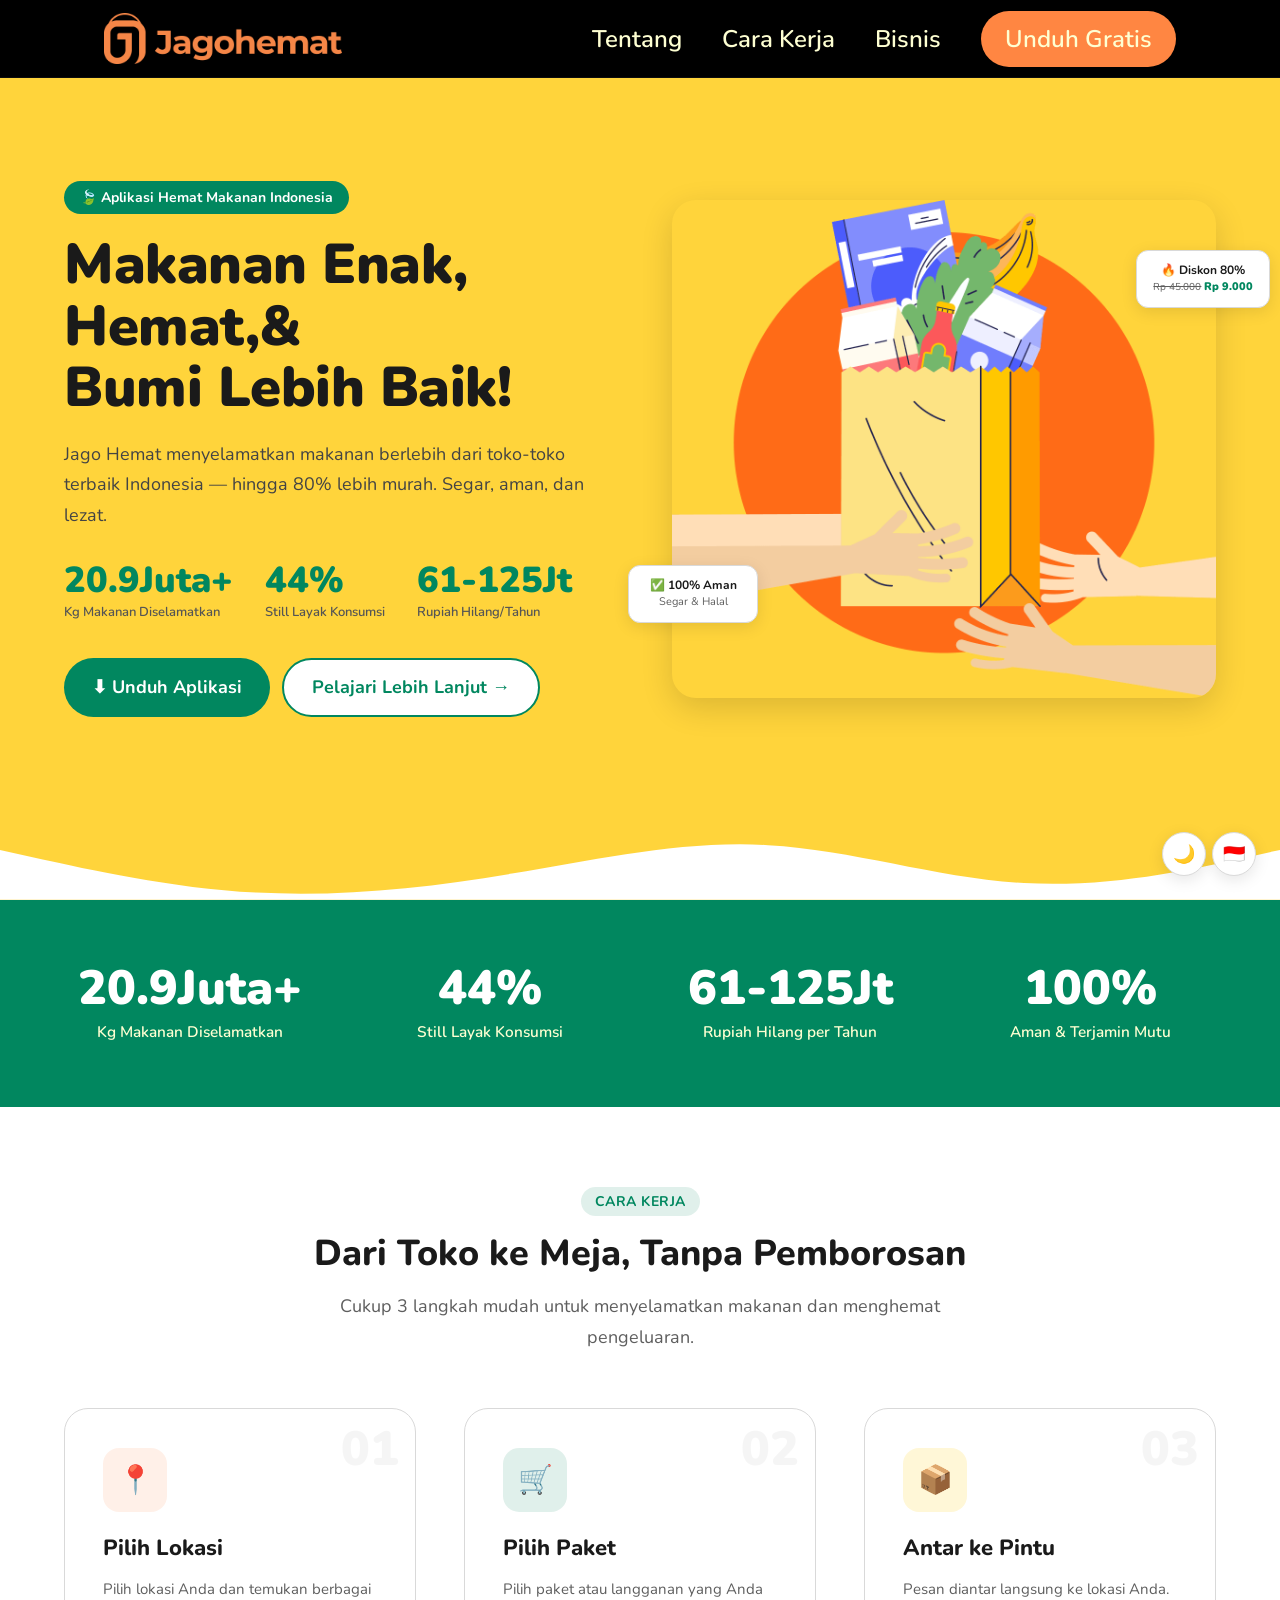
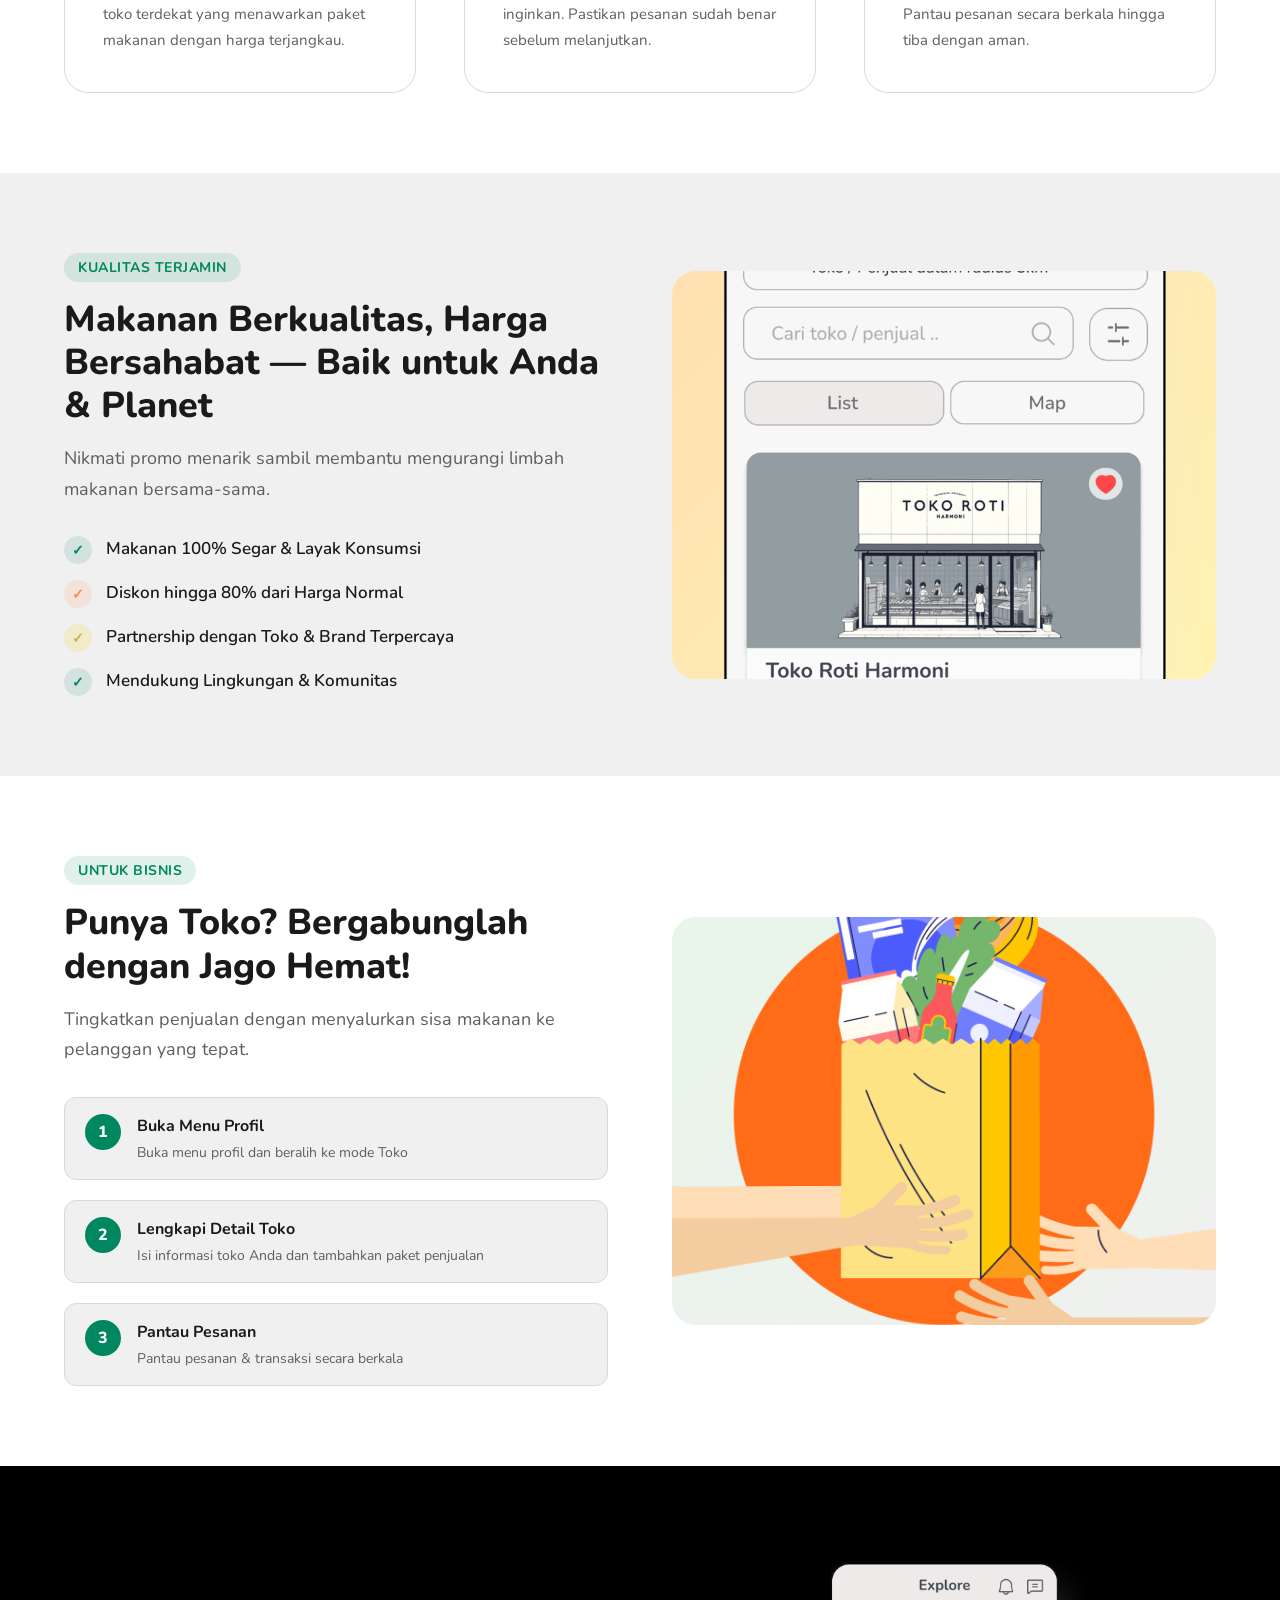
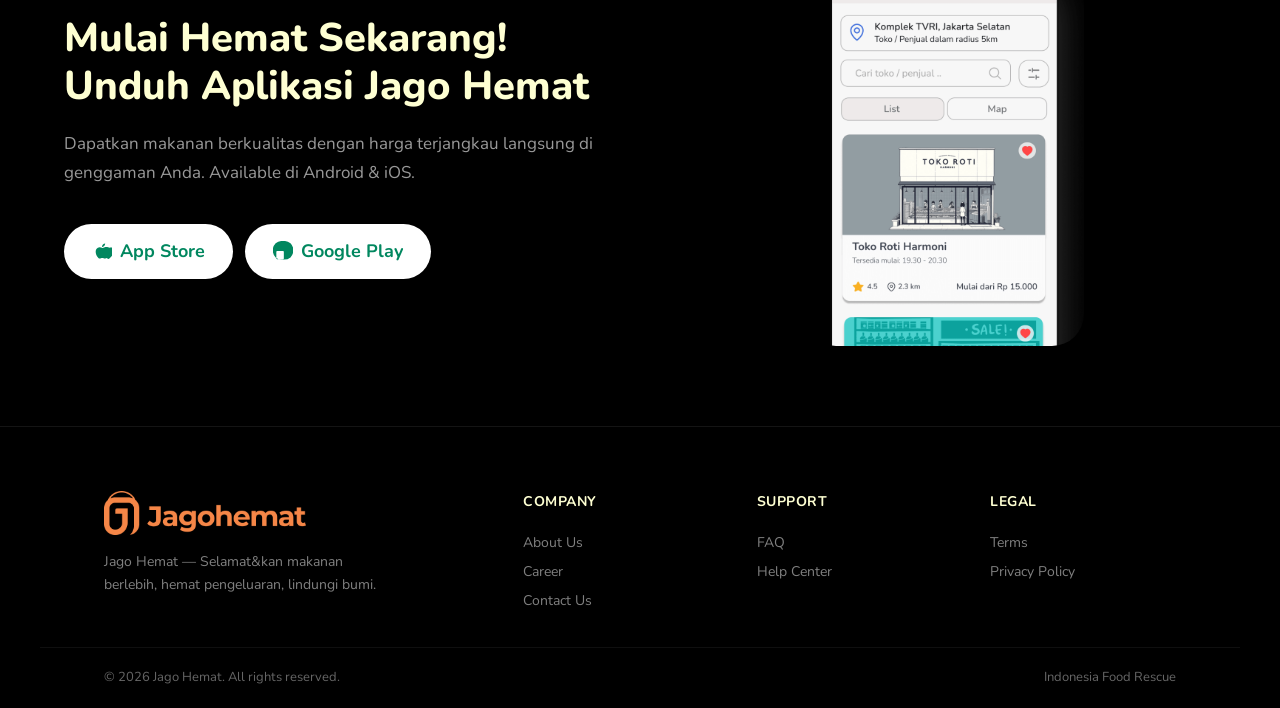
<file: v2/index.html>
<!DOCTYPE html>
<html lang="id" data-theme="light" data-lang="id">
<head>
<meta charset="UTF-8">
<meta name="viewport" content="width=device-width, initial-scale=1.0">
<title>Jago Hemat — Makanan Enak, Harga Hemat, Bumi Lebih Baik!</title>
<meta name="description" content="Jago Hemat menyelamatkan makanan berlebih dari toko-toko terbaik Indonesia — hingga 80% lebih murah. Segar, aman, dan lezat.">
<link rel="preconnect" href="https://fonts.googleapis.com">
<link href="https://fonts.googleapis.com/css2?family=Nunito:wght@400;500;600;700;800;900&display=swap" rel="stylesheet">
<style>
/* JAGO HEMAT V2 — Exact brand from jagohemat.com */
*{box-sizing:border-box;margin:0;padding:0}
html{scroll-behavior:smooth}
body{font-family:'Nunito',sans-serif;font-optical-sizing:auto;color:#1A1A1A;background:#fff;line-height:1.5;overflow-x:hidden}
img{max-width:100%;height:auto;display:block}
a{color:inherit;text-decoration:none}
button{font-family:'Nunito',sans-serif;cursor:pointer;border:none}

/* ── THEME TOKENS ── */
:root,[data-theme=light]{--green:#01875f;--green-dark:#016046;--orange:#FF8642;--yellow:#FFD43B;--cream:#FEFFD2;--white:#fff;--black:#000;--text:#1A1A1A;--muted:#5E5E5E;--border:#D9D9D9;--surf:#F0F0F0;--card:#fff;--shadow-sm:0 2px 8px rgba(0,0,0,.08);--shadow-md:0 4px 16px rgba(0,0,0,.10);--shadow-lg:0 10px 32px rgba(0,0,0,.14);--radius:24px;--radius-sm:12px;--r-full:9999px;--nav-h:78px}
[data-theme=dark]{--green:#01875f;--green-dark:#016046;--orange:#FF8642;--yellow:#FFD43B;--cream:#FEFFD2;--white:#fff;--black:#000;--text:#fff;--muted:#D9D9D9;--border:#333;--surf:#252529;--card:#1A1A1E;--shadow-sm:0 2px 8px rgba(0,0,0,.3);--shadow-md:0 4px 16px rgba(0,0,0,.4);--shadow-lg:0 10px 32px rgba(0,0,0,.5);--bg:#0D0D0F}

/* ── NAVBAR ── */
.navbar{position:fixed;top:0;left:0;right:0;z-index:1000;background:var(--black);height:var(--nav-h);display:flex;align-items:center;border-bottom:1px solid rgba(255,255,255,.05)}
.navbar-inner{max-width:1200px;width:100%;margin:0 auto;padding:0 clamp(20px,5vw,64px);display:flex;align-items:center;justify-content:space-between}
.navbar-logo img{max-height:52px;width:auto}
.navbar-links{display:flex;align-items:center;gap:40px}
.navbar-links a{color:var(--cream);font-size:24px;font-weight:600;transition:opacity .2s}
.navbar-links a:hover{opacity:.7}
.navbar-cta{background:var(--orange);color:#fff;font-size:20px;font-weight:700;padding:10px 24px;border-radius:var(--r-full);transition:background .2s,transform .2s}
.navbar-cta:hover{background:#DD800C;transform:scale(1.03)}
.hamburger{display:none;flex-direction:column;gap:5px;cursor:pointer;background:none;border:none;padding:4px}
.hamburger span{display:block;width:24px;height:2px;background:var(--cream);border-radius:2px}
.drawer-overlay{display:none;position:fixed;inset:0;z-index:2000;background:rgba(0,0,0,.6);backdrop-filter:blur(4px)}
.drawer{position:fixed;top:0;right:-100%;width:300px;height:100%;background:var(--card);z-index:2001;transition:right .35s;padding:80px 28px 40px;overflow-y:auto;border-left:1px solid var(--border)}
.drawer.open{right:0}.drawer-overlay.open{display:block}
.drawer-close{position:absolute;top:20px;right:20px;width:36px;height:36px;background:var(--surf);border:1px solid var(--border);border-radius:50%;display:flex;align-items:center;justify-content:center;cursor:pointer;font-size:16px;color:#fff}
.drawer-links{display:flex;flex-direction:column;gap:4px}
.drawer-links a{display:block;padding:12px 16px;font-size:18px;font-weight:600;color:var(--cream);border-radius:var(--radius-sm);transition:background .2s}
.drawer-links a:hover{background:var(--surf)}
@media(max-width:900px){.navbar-links,.navbar-cta{display:none}.hamburger{display:flex}.navbar{padding:0 24px}}

/* ── SECTION BASE ── */
.section{padding:clamp(50px,8vw,80px) clamp(20px,5vw,64px);position:relative}
.container{max-width:1200px;margin:0 auto}
.section-label{display:inline-block;background:rgba(1,135,95,.12);color:var(--green);font-size:14px;font-weight:700;padding:4px 14px;border-radius:100px;margin-bottom:16px;letter-spacing:.5px}
.section-title{font-size:clamp(24px,4vw,36px);font-weight:800;line-height:1.2;color:var(--text);margin-bottom:16px}
.section-sub{font-size:clamp(15px,1.5vw,18px);color:var(--muted);line-height:1.7;max-width:600px}
@media(max-width:768px){.section{padding:60px 24px}}

/* ── HERO ── */
.hero{min-height:100vh;background:var(--yellow);display:flex;align-items:center;padding:var(--nav-h) clamp(20px,5vw,64px) clamp(50px,8vw,80px);position:relative;overflow:hidden}
.hero-inner{max-width:1200px;margin:0 auto;width:100%;display:grid;grid-template-columns:1fr 1fr;gap:clamp(32px,5vw,80px);align-items:center;position:relative;z-index:1}
.hero-eyebrow{display:inline-block;background:var(--green);color:#fff;font-size:14px;font-weight:700;padding:6px 16px;border-radius:100px;margin-bottom:20px}
.hero h1{font-size:clamp(28px,4.5vw,56px);font-weight:900;line-height:1.1;color:var(--text);margin-bottom:20px;letter-spacing:-.5px}
.hero-sub{font-size:clamp(15px,1.5vw,18px);line-height:1.7;color:#444;margin-bottom:32px}
.hero-stats{display:flex;gap:32px;margin-bottom:36px;flex-wrap:wrap}
.hero-stat-num{font-size:clamp(26px,3vw,36px);font-weight:900;color:var(--green);line-height:1}
.hero-stat-label{font-size:13px;color:#555;font-weight:600;margin-top:4px}
.hero-btns{display:flex;gap:12px;flex-wrap:wrap}
.btn-p{background:var(--green);color:#fff;font-size:clamp(15px,1.5vw,18px);font-weight:700;padding:14px 28px;border-radius:var(--r-full);transition:all .2s;display:inline-flex;align-items:center;gap:8px}
.btn-p:hover{background:var(--green-dark);transform:scale(1.03)}
.btn-s{background:#fff;color:var(--green);font-size:clamp(15px,1.5vw,18px);font-weight:700;padding:14px 28px;border-radius:var(--r-full);border:2px solid var(--green);transition:all .2s;display:inline-flex;align-items:center;gap:8px}
.btn-s:hover{background:var(--green);color:#fff}
.hero-visual{position:relative;text-align:center}
.hero-visual>img{max-width:100%;border-radius:var(--radius);box-shadow:var(--shadow-lg);margin:0 auto}
.float-card{position:absolute;background:var(--white);border:1px solid var(--border);border-radius:var(--radius-sm);padding:12px 16px;box-shadow:var(--shadow-md);animation:floatY 4s ease-in-out infinite;white-space:nowrap;min-width:130px}
.fc-text{font-size:12px;font-weight:700;color:var(--text);line-height:1.3}
.fc-sub{font-size:11px;color:var(--muted)}
.fc-price{color:var(--green);font-weight:900}
.fc-old{text-decoration:line-through;color:var(--muted);font-size:10px}
.float-card.f1{top:10%;right:-10%;animation-delay:0s}
.float-card.f2{bottom:15%;left:-8%;animation-delay:1.5s}
.float-card.f3{top:50%;right:-12%;animation-delay:.8s}
@keyframes floatY{0%,100%{transform:translateY(0)}50%{transform:translateY(-10px)}}
.hero-wave{position:absolute;bottom:0;left:0;width:100%;line-height:0;pointer-events:none;z-index:0}
.hero-wave svg{width:100%;height:auto;display:block}
@media(max-width:900px){.hero-inner{grid-template-columns:1fr}.hero-visual{display:none}.hero{padding-top:calc(var(--nav-h) + 40px);min-height:auto}}

/* ── IMPACT STATS ── */
.impact-stats{background:var(--green);padding:clamp(40px,6vw,64px) clamp(20px,5vw,64px)}
.impact-grid{max-width:1200px;margin:0 auto;display:grid;grid-template-columns:repeat(4,1fr);gap:clamp(20px,4vw,48px);text-align:center}
.impact-num{font-size:clamp(28px,4vw,48px);font-weight:900;color:#fff;line-height:1}
.impact-label{font-size:clamp(13px,1.2vw,16px);color:var(--cream);font-weight:600;margin-top:8px}
@media(max-width:768px){.impact-grid{grid-template-columns:repeat(2,1fr)}}

/* ── HOW IT WORKS ── */
.how-section{background:var(--white);padding:clamp(50px,8vw,80px) clamp(20px,5vw,64px)}
[data-theme=dark] .how-section{background:var(--bg)}
.how-header{text-align:center;max-width:672px;margin:0 auto 56px}
.section-sub{margin:0 auto}
.how-grid{max-width:1200px;margin:0 auto;display:grid;grid-template-columns:repeat(3,1fr);gap:clamp(24px,4vw,48px)}
.how-card{background:var(--card);border:1px solid var(--border);border-radius:var(--radius);padding:clamp(24px,3vw,40px);transition:box-shadow .3s,transform .3s;position:relative;overflow:hidden}
[data-theme=dark] .how-card{background:var(--card);border-color:#333}
.how-card:hover{box-shadow:var(--shadow-lg);transform:translateY(-4px)}
.how-icon{width:64px;height:64px;border-radius:16px;display:flex;align-items:center;justify-content:center;font-size:28px;margin-bottom:20px}
.how-icon.o{background:rgba(255,134,66,.12);color:var(--orange)}
.how-icon.g{background:rgba(1,135,95,.12);color:var(--green)}
.how-icon.y{background:rgba(255,212,59,.2);color:#B8BA3F}
.how-card h3{font-size:clamp(18px,2vw,22px);font-weight:800;color:var(--text);margin-bottom:12px}
.how-card p{font-size:15px;color:var(--muted);line-height:1.7}
.how-num{position:absolute;top:16px;right:16px;font-size:48px;font-weight:900;color:rgba(0,0,0,.04);line-height:1}
@media(max-width:768px){.how-grid{grid-template-columns:1fr}}

/* ── DEALS ── */
.deals-section{background:var(--surf);padding:clamp(50px,8vw,80px) clamp(20px,5vw,64px)}
[data-theme=dark] .deals-section{background:var(--bg)}
.deals-grid{max-width:1200px;margin:0 auto;display:grid;grid-template-columns:1fr 1fr;gap:clamp(32px,5vw,80px);align-items:center}
.deals-img-bg{background:linear-gradient(135deg,#FFE0B2,#FFF3B0);border-radius:var(--radius);overflow:hidden;aspect-ratio:4/3;display:flex;align-items:center;justify-content:center}
[data-theme=dark] .deals-img-bg{background:linear-gradient(135deg,#2A2A2E,#1A1A1E)}
.deals-img-bg img{width:100%;height:100%;object-fit:cover;border-radius:var(--radius)}
.deals-features{display:flex;flex-direction:column;gap:16px;margin-top:32px}
.deals-feat{display:flex;align-items:flex-start;gap:14px;font-size:clamp(14px,1.5vw,17px);font-weight:600;color:var(--text)}
.deals-feat-icon{width:28px;height:28px;border-radius:50%;background:rgba(1,135,95,.12);color:var(--green);display:flex;align-items:center;justify-content:center;font-size:14px;flex-shrink:0}
.deals-feat.orange .deals-feat-icon{background:rgba(255,134,66,.12);color:var(--orange)}
.deals-feat.yellow .deals-feat-icon{background:rgba(255,212,59,.2);color:#B8BA3F}
@media(max-width:768px){.deals-grid{grid-template-columns:1fr}}

/* ── STORE ── */
.store-section{background:var(--white);padding:clamp(50px,8vw,80px) clamp(20px,5vw,64px)}
[data-theme=dark] .store-section{background:var(--bg)}
.store-grid{max-width:1200px;margin:0 auto;display:grid;grid-template-columns:1fr 1fr;gap:clamp(32px,5vw,80px);align-items:center}
.store-steps{display:flex;flex-direction:column;gap:20px;margin-top:32px}
.store-step{display:flex;align-items:flex-start;gap:16px;padding:16px 20px;background:var(--surf);border-radius:var(--radius-sm);border:1px solid var(--border)}
[data-theme=dark] .store-step{background:var(--surf);border-color:#333}
.store-step-num{width:36px;height:36px;border-radius:50%;background:var(--green);color:#fff;font-size:16px;font-weight:800;display:flex;align-items:center;justify-content:center;flex-shrink:0}
.store-step h4{font-size:16px;font-weight:700;color:var(--text);margin-bottom:4px}
.store-step p{font-size:14px;color:var(--muted);line-height:1.5}
.store-visual{background:linear-gradient(135deg,#E8F5E9,#F0F0F0);border-radius:var(--radius);overflow:hidden;aspect-ratio:4/3}
[data-theme=dark] .store-visual{background:linear-gradient(135deg,#1A3A2A,#1A1A1E);display:flex;align-items:center;justify-content:center}
.store-visual img{width:100%;height:100%;object-fit:cover}
.store-visual-txt{color:var(--green);font-size:clamp(24px,4vw,40px);font-weight:900;text-align:center;padding:20px}
@media(max-width:768px){.store-grid{grid-template-columns:1fr}}

/* ── APP CTA ── */
.app-section{background:var(--black);padding:clamp(50px,8vw,80px) clamp(20px,5vw,64px);overflow:hidden}
.app-inner{max-width:1200px;margin:0 auto;display:grid;grid-template-columns:1fr 1fr;gap:clamp(32px,5vw,80px);align-items:center}
.app-copy h2{font-size:clamp(24px,4vw,40px);font-weight:800;color:var(--cream);line-height:1.2;margin-bottom:20px}
.app-copy p{font-size:clamp(14px,1.5vw,17px);color:rgba(255,255,255,.6);line-height:1.7;margin-bottom:36px}
.app-btns{display:flex;gap:12px;flex-wrap:wrap}
[data-theme=dark] .app-btns{justify-content:flex-start}
.app-phone{position:relative;text-align:center}
.app-phone img{max-width:280px;width:100%;border-radius:32px;box-shadow:0 20px 60px rgba(0,0,0,.5);animation:phoneFloat 4s ease-in-out infinite;margin:0 auto}
@keyframes phoneFloat{0%,100%{transform:translateY(0)}50%{transform:translateY(-12px)}}
@media(max-width:768px){.app-inner{grid-template-columns:1fr;text-align:center}.app-phone{display:none}.app-btns{justify-content:center}}

/* ── FOOTER ── */
footer{background:var(--black);border-top:1px solid rgba(255,255,255,.08)}
.footer-grid{max-width:1200px;margin:0 auto;padding:clamp(40px,6vw,64px) clamp(20px,5vw,64px) 32px;display:grid;grid-template-columns:2fr 1fr 1fr 1fr;gap:clamp(24px,4vw,48px)}
.footer-logo img{max-height:44px;margin-bottom:16px}
.footer-tagline{font-size:14px;color:rgba(255,255,255,.5);line-height:1.6;max-width:280px}
.footer-col h4{font-size:14px;font-weight:700;color:var(--cream);margin-bottom:16px;letter-spacing:.5px}
.footer-col a{display:block;font-size:14px;color:rgba(255,255,255,.5);padding:4px 0;transition:color .2s}
.footer-col a:hover{color:var(--cream)}
.footer-bottom{border-top:1px solid rgba(255,255,255,.06);padding:20px clamp(20px,5vw,64px);max-width:1200px;margin:0 auto;display:flex;justify-content:space-between;align-items:center;flex-wrap:wrap;gap:12px;font-size:13px;color:rgba(255,255,255,.4)}
@media(max-width:900px){.footer-grid{grid-template-columns:1fr 1fr}}
@media(max-width:600px){.footer-grid{grid-template-columns:1fr}}

/* ── CONTROLS ── */
.float-controls{position:fixed;bottom:24px;right:24px;z-index:999;display:flex;flex-direction:column;gap:8px;align-items:flex-end}
.ctrl-btn{width:44px;height:44px;border-radius:50%;background:var(--white);border:1px solid var(--border);box-shadow:var(--shadow-md);cursor:pointer;font-size:18px;display:flex;align-items:center;justify-content:center;transition:all .2s}
.ctrl-btn:hover{transform:scale(1.08);box-shadow:var(--shadow-lg)}
.ctrl-group{display:flex;gap:6px}
.ctrl-sep{width:1px;background:var(--border);align-self:stretch}
</style>
</head>
<body>

<!-- NAVBAR -->
<nav class="navbar">
  <div class="navbar-inner">
    <a href="#" class="navbar-logo"><img src="assets/logo-real.png" alt="Jago Hemat"></a>
    <div class="navbar-links">
      <a href="#about">Tentang</a>
      <a href="#how">Cara Kerja</a>
      <a href="#business">Bisnis</a>
      <a href="#download" class="navbar-cta">Unduh Gratis</a>
    </div>
    <button class="hamburger" onclick="openDrawer()" aria-label="Menu"><span></span><span></span><span></span></button>
  </div>
</nav>

<!-- MOBILE DRAWER -->
<div class="drawer-overlay" id="drawerOverlay" onclick="closeDrawer()"></div>
<div class="drawer" id="drawer">
  <button class="drawer-close" onclick="closeDrawer()">✕</button>
  <div class="drawer-links">
    <a href="#about" onclick="closeDrawer()">Tentang Kami</a>
    <a href="#how" onclick="closeDrawer()">Cara Kerja</a>
    <a href="#business" onclick="closeDrawer()">Untuk Bisnis</a>
    <a href="#download" onclick="closeDrawer()" style="margin-top:12px;display:inline-block;text-align:center;background:var(--orange);border-radius:9999px;padding:10px 24px;font-size:20px;font-weight:700">Unduh Gratis</a>
  </div>
</div>

<!-- HERO -->
<section class="hero" id="about">
  <div class="hero-inner">
    <div class="hero-copy">
      <span class="hero-eyebrow">🍃 Aplikasi Hemat Makanan Indonesia</span>
      <h1>Makanan Enak,<br>Hemat,&<br>Bumi Lebih Baik!</h1>
      <p class="hero-sub">Jago Hemat menyelamatkan makanan berlebih dari toko-toko terbaik Indonesia — hingga 80% lebih murah. Segar, aman, dan lezat.</p>
      <div class="hero-stats">
        <div><div class="hero-stat-num">20.9Juta+</div><div class="hero-stat-label">Kg Makanan Diselamatkan</div></div>
        <div><div class="hero-stat-num">44%</div><div class="hero-stat-label">Still Layak Konsumsi</div></div>
        <div><div class="hero-stat-num">61-125Jt</div><div class="hero-stat-label">Rupiah Hilang/Tahun</div></div>
      </div>
      <div class="hero-btns">
        <a href="#download" class="btn-p">⬇ Unduh Aplikasi</a>
        <a href="#how" class="btn-s">Pelajari Lebih Lanjut →</a>
      </div>
    </div>
    <div class="hero-visual">
      <img src="assets/hero-illustration.png" alt="Jago Hemat App">
      <div class="float-card f1">
        <div class="fc-text">🔥 Diskon 80%</div>
        <div class="fc-sub"><span class="fc-old">Rp 45.000</span> <span class="fc-price">Rp 9.000</span></div>
      </div>
      <div class="float-card f2">
        <div class="fc-text">✅ 100% Aman</div>
        <div class="fc-sub">Segar &amp; Halal</div>
      </div>
    </div>
  </div>
  <div class="hero-wave">
    <svg xmlns="http://www.w3.org/2000/svg" viewBox="0 0 1440 120" preserveAspectRatio="none">
      <path fill="#fff" d="M0,64L48,74.7C96,85,192,107,288,112C384,117,480,107,576,90.7C672,75,768,53,864,58.7C960,64,1056,96,1152,101.3C1248,107,1344,85,1392,74.7L1440,64L1440,120L0,120Z"></path>
    </svg>
  </div>
</section>

<!-- IMPACT STATS -->
<section class="impact-stats">
  <div class="impact-grid">
    <div><div class="impact-num">20.9Juta+</div><div class="impact-label">Kg Makanan Diselamatkan</div></div>
    <div><div class="impact-num">44%</div><div class="impact-label">Still Layak Konsumsi</div></div>
    <div><div class="impact-num">61-125Jt</div><div class="impact-label">Rupiah Hilang per Tahun</div></div>
    <div><div class="impact-num">100%</div><div class="impact-label">Aman &amp; Terjamin Mutu</div></div>
  </div>
</section>

<!-- HOW IT WORKS -->
<section class="how-section section" id="how">
  <div class="how-header">
    <span class="section-label">CARA KERJA</span>
    <h2 class="section-title">Dari Toko ke Meja, Tanpa Pemborosan</h2>
    <p class="section-sub">Cukup 3 langkah mudah untuk menyelamatkan makanan dan menghemat pengeluaran.</p>
  </div>
  <div class="how-grid">
    <div class="how-card">
      <div class="how-num">01</div>
      <div class="how-icon o">📍</div>
      <h3>Pilih Lokasi</h3>
      <p>Pilih lokasi Anda dan temukan berbagai toko terdekat yang menawarkan paket makanan dengan harga terjangkau.</p>
    </div>
    <div class="how-card">
      <div class="how-num">02</div>
      <div class="how-icon g">🛒</div>
      <h3>Pilih Paket</h3>
      <p>Pilih paket atau langganan yang Anda inginkan. Pastikan pesanan sudah benar sebelum melanjutkan.</p>
    </div>
    <div class="how-card">
      <div class="how-num">03</div>
      <div class="how-icon y">📦</div>
      <h3>Antar ke Pintu</h3>
      <p>Pesan diantar langsung ke lokasi Anda. Pantau pesanan secara berkala hingga tiba dengan aman.</p>
    </div>
  </div>
</section>

<!-- DEALS SECTION -->
<section class="deals-section section">
  <div class="deals-grid">
    <div>
      <span class="section-label">KUALITAS TERJAMIN</span>
      <h2 class="section-title">Makanan Berkualitas, Harga Bersahabat — Baik untuk Anda &amp; Planet</h2>
      <p class="section-sub" style="margin-top:16px">Nikmati promo menarik sambil membantu mengurangi limbah makanan bersama-sama.</p>
      <div class="deals-features">
        <div class="deals-feat">
          <div class="deals-feat-icon">✓</div>
          <span>Makanan 100% Segar &amp; Layak Konsumsi</span>
        </div>
        <div class="deals-feat orange">
          <div class="deals-feat-icon">✓</div>
          <span>Diskon hingga 80% dari Harga Normal</span>
        </div>
        <div class="deals-feat yellow">
          <div class="deals-feat-icon">✓</div>
          <span>Partnership dengan Toko &amp; Brand Terpercaya</span>
        </div>
        <div class="deals-feat">
          <div class="deals-feat-icon">✓</div>
          <span>Mendukung Lingkungan &amp; Komunitas</span>
        </div>
      </div>
    </div>
    <div class="deals-img-bg">
      <img src="assets/hero-main.png" alt="Jago Hemat Deals" style="object-fit:cover">
    </div>
  </div>
</section>

<!-- BUSINESS / STORE SECTION -->
<section class="store-section section" id="business">
  <div class="store-grid">
    <div>
      <span class="section-label">UNTUK BISNIS</span>
      <h2 class="section-title">Punya Toko? Bergabunglah dengan Jago Hemat!</h2>
      <p class="section-sub" style="margin-top:16px">Tingkatkan penjualan dengan menyalurkan sisa makanan ke pelanggan yang tepat.</p>
      <div class="store-steps">
        <div class="store-step">
          <div class="store-step-num">1</div>
          <div><h4>Buka Menu Profil</h4><p>Buka menu profil dan beralih ke mode Toko</p></div>
        </div>
        <div class="store-step">
          <div class="store-step-num">2</div>
          <div><h4>Lengkapi Detail Toko</h4><p>Isi informasi toko Anda dan tambahkan paket penjualan</p></div>
        </div>
        <div class="store-step">
          <div class="store-step-num">3</div>
          <div><h4>Pantau Pesanan</h4><p>Pantau pesanan &amp; transaksi secara berkala</p></div>
        </div>
      </div>
    </div>
    <div class="store-visual">
      <img src="assets/hero-illustration.png" alt="Jago Hemat for Business">
    </div>
  </div>
</section>

<!-- APP CTA -->
<section class="app-section section" id="download">
  <div class="app-inner">
    <div class="app-copy">
      <h2>Mulai Hemat Sekarang!<br>Unduh Aplikasi Jago Hemat</h2>
      <p>Dapatkan makanan berkualitas dengan harga terjangkau langsung di genggaman Anda. Available di Android &amp; iOS.</p>
      <div class="app-btns">
        <a href="#" class="btn-p" style="background:#fff;color:var(--green)">
          <svg width="20" height="20" viewBox="0 0 24 24" fill="currentColor"><path d="M17.05 20.28c-.98.95-2.05.8-3.08.35-1.09-.46-2.09-.48-3.24 0-1.44.62-2.2.44-3.06-.35C2.79 15.25 3.51 7.7 9.05 7.4c1.39.07 2.35.75 3.5.86 1.21.12 2.27-.49 3.5-.92 1.05-.36 2.15-.17 3.23.27 1.4.58 2.29.33 2.92.27.9-.09 2.07-.46 3.22.35 1.34.94 1.44 2.44 1.44 2.44 0 5.65-6.15 10.44-6.9 10.98zM12.03 7.25c-.15-2.23 1.66-4.07 3.74-4.25.29 2.58-2.34 4.5-3.74 4.25z"/></svg>
          App Store
        </a>
        <a href="#" class="btn-p" style="background:#fff;color:var(--green)">
          <svg width="20" height="20" viewBox="0 0 24 24" fill="currentColor"><path d="M3.18 2.59a12.112 12.112 0 0 1 8.9-2.53 12.108 12.108 0 0 1 8.9 2.53 12.088 12.088 0 0 1 3.4 8.56 12.123 12.123 0 0 1-3.4 8.56 12.111 12.111 0 0 1-8.9 2.53 12.108 12.108 0 0 1-8.9-2.53 12.125 12.125 0 0 1-3.4-8.56 12.11 12.11 0 0 1 3.4-8.6zM13 11.1V6.5L18.5 12 13 17.5V13a1 1 0 0 0-1-1H5a1 1 0 0 0-1 1v8a1 1 0 0 0 1 1h7a1 1 0 0 0 1-1z"/></svg>
          Google Play
        </a>
      </div>
    </div>
    <div class="app-phone">
      <img src="assets/hero-main.png" alt="Jago Hemat App">
    </div>
  </div>
</section>

<!-- FOOTER -->
<footer>
  <div class="footer-grid">
    <div class="footer-logo">
      <img src="assets/logo-real.png" alt="Jago Hemat">
      <p class="footer-tagline">Jago Hemat — Selamat&amp;kan makanan berlebih, hemat pengeluaran, lindungi bumi.</p>
    </div>
    <div class="footer-col">
      <h4>COMPANY</h4>
      <a href="#">About Us</a>
      <a href="#">Career</a>
      <a href="#">Contact Us</a>
    </div>
    <div class="footer-col">
      <h4>SUPPORT</h4>
      <a href="#">FAQ</a>
      <a href="#">Help Center</a>
    </div>
    <div class="footer-col">
      <h4>LEGAL</h4>
      <a href="#">Terms</a>
      <a href="#">Privacy Policy</a>
    </div>
  </div>
  <div class="footer-bottom">
    <span>© 2026 Jago Hemat. All rights reserved.</span>
    <span>Indonesia Food Rescue</span>
  </div>
</footer>

<!-- FLOATING CONTROLS -->
<div class="float-controls">
  <div class="ctrl-group">
    <button class="ctrl-btn" onclick="toggleTheme()" title="Toggle Theme" id="themeBtn">🌙</button>
    <button class="ctrl-btn" onclick="toggleLang()" title="EN / ID" id="langBtn">🇮🇩</button>
  </div>
</div>

<script>
// ── THEME TOGGLE ──
function toggleTheme(){
  const html = document.documentElement;
  const isDark = html.getAttribute('data-theme') === 'dark';
  html.setAttribute('data-theme', isDark ? 'light' : 'dark');
  document.getElementById('themeBtn').textContent = isDark ? '🌙' : '☀️';
  localStorage.setItem('jh-theme', isDark ? 'light' : 'dark');
}
// ── LANGUAGE TOGGLE ──
function toggleLang(){
  const html = document.documentElement;
  const isID = html.getAttribute('data-lang') === 'id';
  html.setAttribute('data-lang', isID ? 'en' : 'id');
  document.getElementById('langBtn').textContent = isID ? '🇺🇸' : '🇮🇩';
  localStorage.setItem('jh-lang', isID ? 'en' : 'id');
}
// ── DRAWER ──
function openDrawer(){document.getElementById('drawer').classList.add('open');document.getElementById('drawerOverlay').classList.add('open')}
function closeDrawer(){document.getElementById('drawer').classList.remove('open');document.getElementById('drawerOverlay').classList.remove('open')}
// ── INIT from localStorage ──
const savedTheme = localStorage.getItem('jh-theme');
if(savedTheme){document.documentElement.setAttribute('data-theme',savedTheme);document.getElementById('themeBtn').textContent=savedTheme==='dark'?'☀️':'🌙'}
const savedLang = localStorage.getItem('jh-lang');
if(savedLang){document.documentElement.setAttribute('data-lang',savedLang);document.getElementById('langBtn').textContent=savedLang==='en'?'🇺🇸':'🇮🇩'}
// ── SCROLL NAVBAR ──
window.addEventListener('scroll',function(){var nav=document.querySelector('.navbar');nav.classList.toggle('scrolled',window.scrollY>50)})
// ── SMOOTH SCROLL ──
document.querySelectorAll('a[href^="#"]').forEach(function(a){a.addEventListener('click',function(e){var t=e.currentTarget.getAttribute('href');if(t&&t!=='#'){e.preventDefault();var el=document.querySelector(t);if(el)el.scrollIntoView({behavior:'smooth'})}})});
</file>
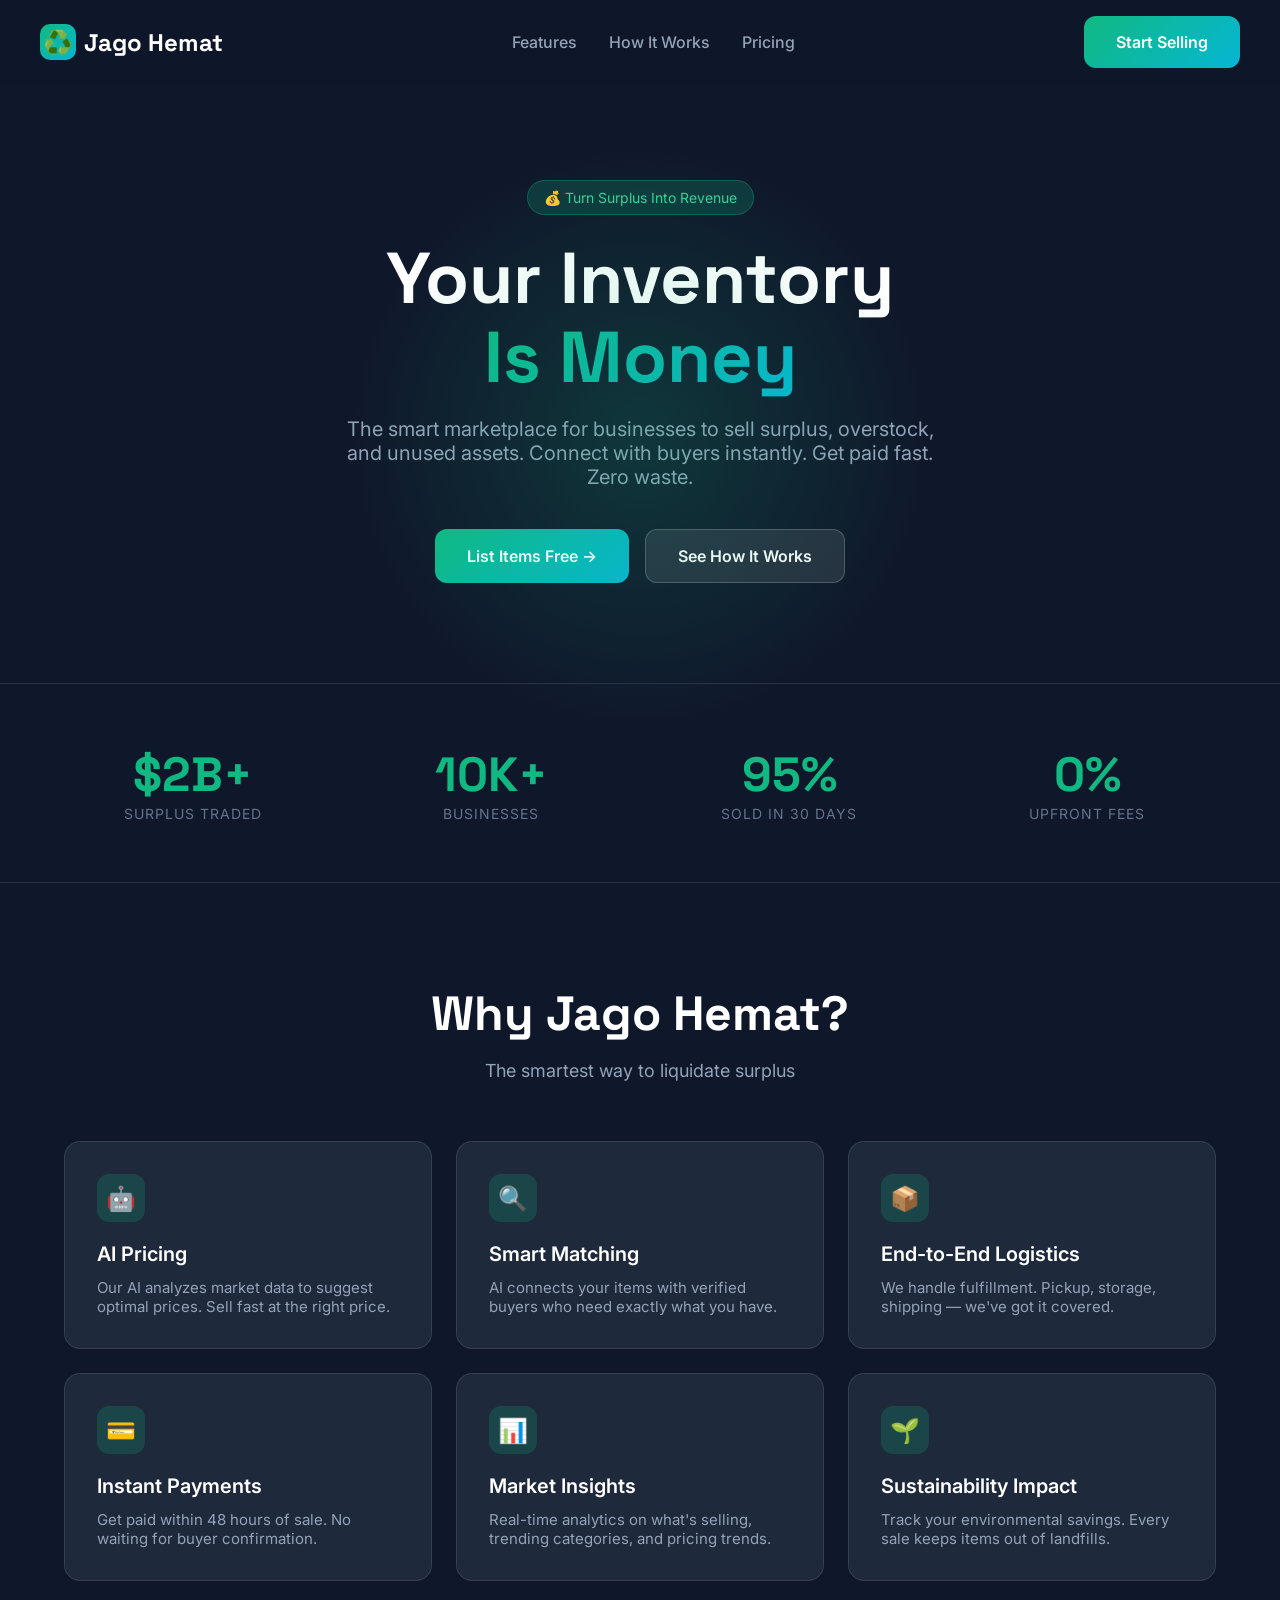
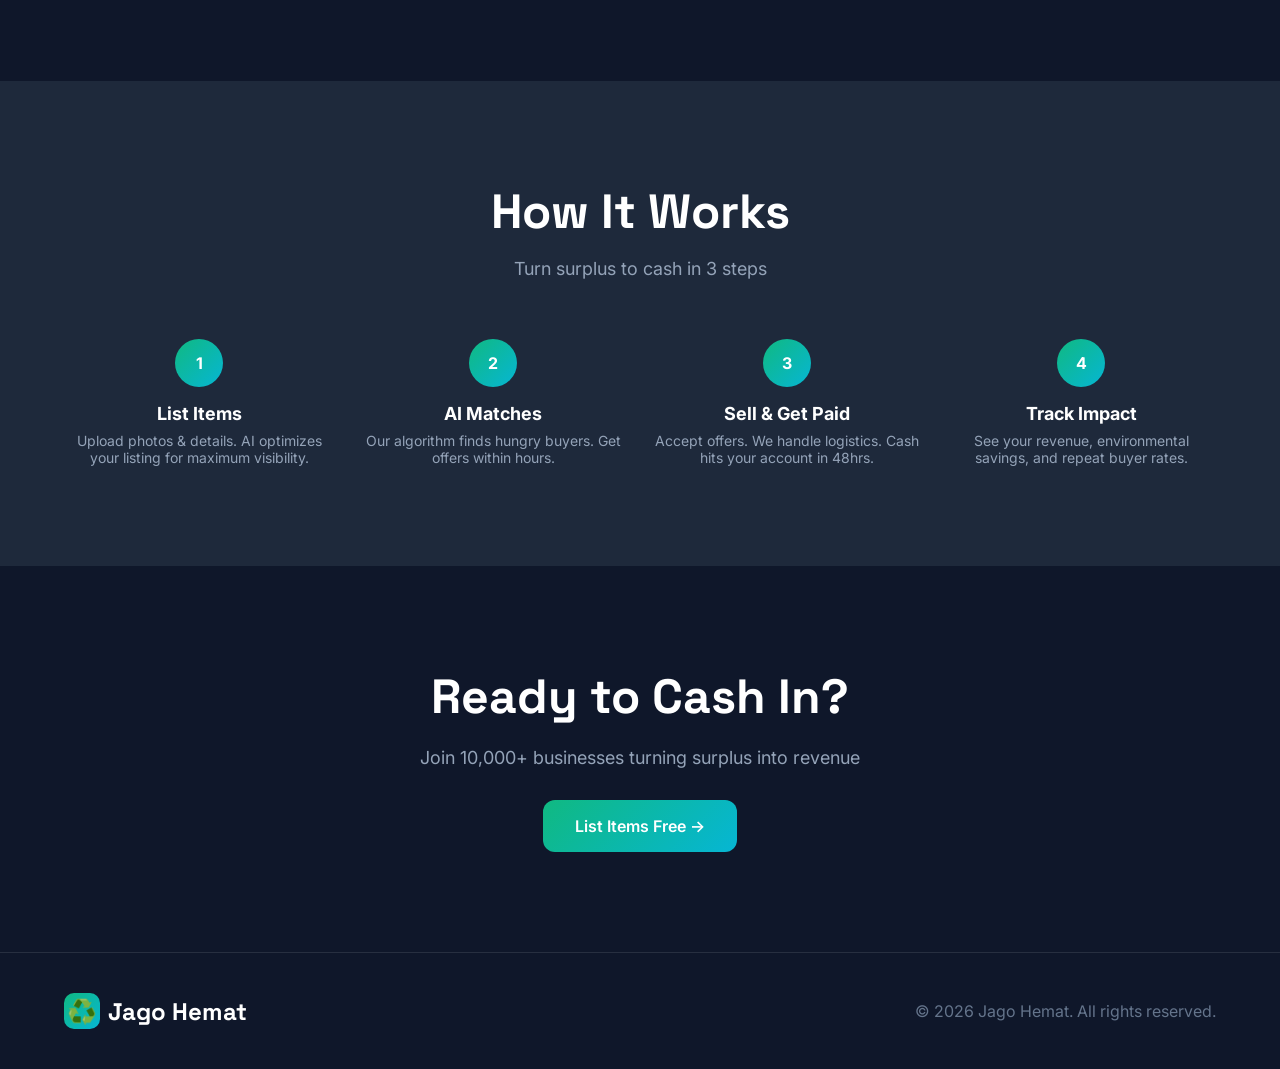
<file: landing.html>
<!DOCTYPE html>
<html lang="en">
<head>
    <meta charset="UTF-8">
    <meta name="viewport" content="width=device-width, initial-scale=1.0">
    <title>Jago Hemat - Surplus Marketplace</title>
    <link href="https://fonts.googleapis.com/css2?family=Inter:wght@400;500;600;700&family=Space+Grotesk:wght@600;700&display=swap" rel="stylesheet">
    <style>
        :root {
            --primary: #10b981;
            --primary-dark: #059669;
            --secondary: #34d399;
            --accent: #f59e0b;
            --dark: #0f172a;
            --light: #f8fafc;
            --white: #ffffff;
            --gradient: linear-gradient(135deg, #10b981 0%, #06b6d4 100%);
        }
        * { margin: 0; padding: 0; box-sizing: border-box; }
        body { font-family: 'Inter', sans-serif; background: var(--dark); color: white; }
        .container { max-width: 1200px; margin: 0 auto; padding: 0 24px; }
        
        nav { position: fixed; top: 0; width: 100%; background: rgba(15,23,42,0.95); backdrop-filter: blur(20px); z-index: 100; }
        .nav-inner { display: flex; justify-content: space-between; align-items: center; padding: 16px 0; }
        .logo { font-family: 'Space Grotesk', sans-serif; font-size: 24px; font-weight: 700; display: flex; align-items: center; gap: 8px; }
        .logo-icon { width: 36px; height: 36px; background: var(--gradient); border-radius: 10px; display: flex; align-items: center; justify-content: center; }
        .nav-links { display: flex; gap: 32px; }
        .nav-links a { color: #94a3b8; text-decoration: none; font-weight: 500; }
        .nav-links a:hover { color: white; }
        
        .hero { padding: 180px 0 100px; text-align: center; position: relative; }
        .hero::before { content: ''; position: absolute; top: 20%; left: 50%; transform: translateX(-50%); width: 600px; height: 600px; background: radial-gradient(circle, rgba(16,185,129,0.2) 0%, transparent 70%); }
        .hero-badge { display: inline-block; background: rgba(16,185,129,0.2); border: 1px solid rgba(16,185,129,0.3); padding: 8px 16px; border-radius: 100px; font-size: 14px; color: #34d399; margin-bottom: 24px; }
        .hero h1 { font-family: 'Space Grotesk', sans-serif; font-size: 72px; font-weight: 700; margin-bottom: 20px; line-height: 1.1; }
        .hero h1 span { background: var(--gradient); -webkit-background-clip: text; -webkit-text-fill-color: transparent; }
        .hero p { font-size: 20px; color: #94a3b8; max-width: 600px; margin: 0 auto 40px; }
        .hero-buttons { display: flex; gap: 16px; justify-content: center; }
        
        .btn { padding: 16px 32px; border-radius: 12px; font-weight: 600; text-decoration: none; display: inline-flex; align-items: center; gap: 8px; transition: all 0.2s; }
        .btn-primary { background: var(--gradient); color: white; }
        .btn-primary:hover { transform: translateY(-3px); box-shadow: 0 20px 40px rgba(16,185,129,0.3); }
        .btn-secondary { background: rgba(255,255,255,0.1); color: white; border: 1px solid rgba(255,255,255,0.2); }
        
        .stats { padding: 60px 0; border-top: 1px solid rgba(255,255,255,0.1); border-bottom: 1px solid rgba(255,255,255,0.1); }
        .stats-grid { display: grid; grid-template-columns: repeat(4,1fr); gap: 40px; }
        .stat { text-align: center; }
        .stat-value { font-family: 'Space Grotesk', sans-serif; font-size: 48px; font-weight: 700; color: #10b981; }
        .stat-label { color: #64748b; font-size: 14px; text-transform: uppercase; letter-spacing: 1px; }
        
        .features { padding: 100px 0; }
        .section-header { text-align: center; margin-bottom: 60px; }
        .section-header h2 { font-family: 'Space Grotesk', sans-serif; font-size: 48px; font-weight: 700; margin-bottom: 16px; }
        .section-header p { color: #94a3b8; font-size: 18px; max-width: 500px; margin: 0 auto; }
        .features-grid { display: grid; grid-template-columns: repeat(3,1fr); gap: 24px; }
        .feature-card { background: #1e293b; border: 1px solid rgba(255,255,255,0.1); border-radius: 16px; padding: 32px; transition: all 0.3s; }
        .feature-card:hover { transform: translateY(-8px); border-color: #10b981; }
        .feature-icon { width: 48px; height: 48px; background: rgba(16,185,129,0.2); border-radius: 12px; display: flex; align-items: center; justify-content: center; font-size: 24px; margin-bottom: 20px; }
        .feature-card h3 { font-size: 20px; font-weight: 600; margin-bottom: 12px; }
        .feature-card p { color: #94a3b8; font-size: 15px; }
        
        .how-it-works { padding: 100px 0; background: #1e293b; }
        .steps { display: grid; grid-template-columns: repeat(4,1fr); gap: 24px; margin-top: 60px; }
        .step { text-align: center; }
        .step-num { width: 48px; height: 48px; background: var(--gradient); border-radius: 50%; display: flex; align-items: center; justify-content: center; font-weight: 700; margin: 0 auto 16px; }
        .step h3 { font-size: 18px; margin-bottom: 8px; }
        .step p { color: #94a3b8; font-size: 14px; }
        
        .cta { padding: 100px 0; text-align: center; }
        .cta h2 { font-family: 'Space Grotesk', sans-serif; font-size: 48px; font-weight: 700; margin-bottom: 20px; }
        .cta p { color: #94a3b8; font-size: 18px; margin-bottom: 32px; }
        
        footer { padding: 40px 0; border-top: 1px solid rgba(255,255,255,0.1); }
        .footer-inner { display: flex; justify-content: space-between; align-items: center; }
        .footer-copy { color: #64748b; }
        
        @media (max-width: 768px) {
            .hero h1 { font-size: 40px; }
            .features-grid, .steps { grid-template-columns: 1fr; }
            .nav-links { display: none; }
        }
    </style>
</head>
<body>
    <nav>
        <div class="container nav-inner">
            <div class="logo"><div class="logo-icon">♻️</div>Jago Hemat</div>
            <div class="nav-links">
                <a href="#features">Features</a>
                <a href="#how-it-works">How It Works</a>
                <a href="#pricing">Pricing</a>
            </div>
            <a href="#pricing" class="btn btn-primary">Start Selling</a>
        </div>
    </nav>
    
    <section class="hero">
        <div class="container">
            <div class="hero-badge">💰 Turn Surplus Into Revenue</div>
            <h1>Your Inventory<br><span>Is Money</span></h1>
            <p>The smart marketplace for businesses to sell surplus, overstock, and unused assets. Connect with buyers instantly. Get paid fast. Zero waste.</p>
            <div class="hero-buttons">
                <a href="#pricing" class="btn btn-primary">List Items Free →</a>
                <a href="#how-it-works" class="btn btn-secondary">See How It Works</a>
            </div>
        </div>
    </section>
    
    <section class="stats">
        <div class="container">
            <div class="stats-grid">
                <div class="stat"><div class="stat-value">$2B+</div><div class="stat-label">Surplus Traded</div></div>
                <div class="stat"><div class="stat-value">10K+</div><div class="stat-label">Businesses</div></div>
                <div class="stat"><div class="stat-value">95%</div><div class="stat-label">Sold in 30 Days</div></div>
                <div class="stat"><div class="stat-value">0%</div><div class="stat-label">Upfront Fees</div></div>
            </div>
        </div>
    </section>
    
    <section class="features" id="features">
        <div class="container">
            <div class="section-header">
                <h2>Why Jago Hemat?</h2>
                <p>The smartest way to liquidate surplus</p>
            </div>
            <div class="features-grid">
                <div class="feature-card"><div class="feature-icon">🤖</div><h3>AI Pricing</h3><p>Our AI analyzes market data to suggest optimal prices. Sell fast at the right price.</p></div>
                <div class="feature-card"><div class="feature-icon">🔍</div><h3>Smart Matching</h3><p>AI connects your items with verified buyers who need exactly what you have.</p></div>
                <div class="feature-card"><div class="feature-icon">📦</div><h3>End-to-End Logistics</h3><p>We handle fulfillment. Pickup, storage, shipping — we've got it covered.</p></div>
                <div class="feature-card"><div class="feature-icon">💳</div><h3>Instant Payments</h3><p>Get paid within 48 hours of sale. No waiting for buyer confirmation.</p></div>
                <div class="feature-card"><div class="feature-icon">📊</div><h3>Market Insights</h3><p>Real-time analytics on what's selling, trending categories, and pricing trends.</p></div>
                <div class="feature-card"><div class="feature-icon">🌱</div><h3>Sustainability Impact</h3><p>Track your environmental savings. Every sale keeps items out of landfills.</p></div>
            </div>
        </div>
    </section>
    
    <section class="how-it-works" id="how-it-works">
        <div class="container">
            <div class="section-header"><h2>How It Works</h2><p>Turn surplus to cash in 3 steps</p></div>
            <div class="steps">
                <div class="step"><div class="step-num">1</div><h3>List Items</h3><p>Upload photos & details. AI optimizes your listing for maximum visibility.</p></div>
                <div class="step"><div class="step-num">2</div><h3>AI Matches</h3><p>Our algorithm finds hungry buyers. Get offers within hours.</p></div>
                <div class="step"><div class="step-num">3</div><h3>Sell & Get Paid</h3><p>Accept offers. We handle logistics. Cash hits your account in 48hrs.</p></div>
                <div class="step"><div class="step-num">4</div><h3>Track Impact</h3><p>See your revenue, environmental savings, and repeat buyer rates.</p></div>
            </div>
        </div>
    </section>
    
    <section class="cta">
        <div class="container">
            <h2>Ready to Cash In?</h2>
            <p>Join 10,000+ businesses turning surplus into revenue</p>
            <a href="#" class="btn btn-primary">List Items Free →</a>
        </div>
    </section>
    
    <footer>
        <div class="container footer-inner">
            <div class="logo"><div class="logo-icon">♻️</div>Jago Hemat</div>
            <p class="footer-copy">© 2026 Jago Hemat. All rights reserved.</p>
        </div>
    </footer>
</body>
</html>
</file>
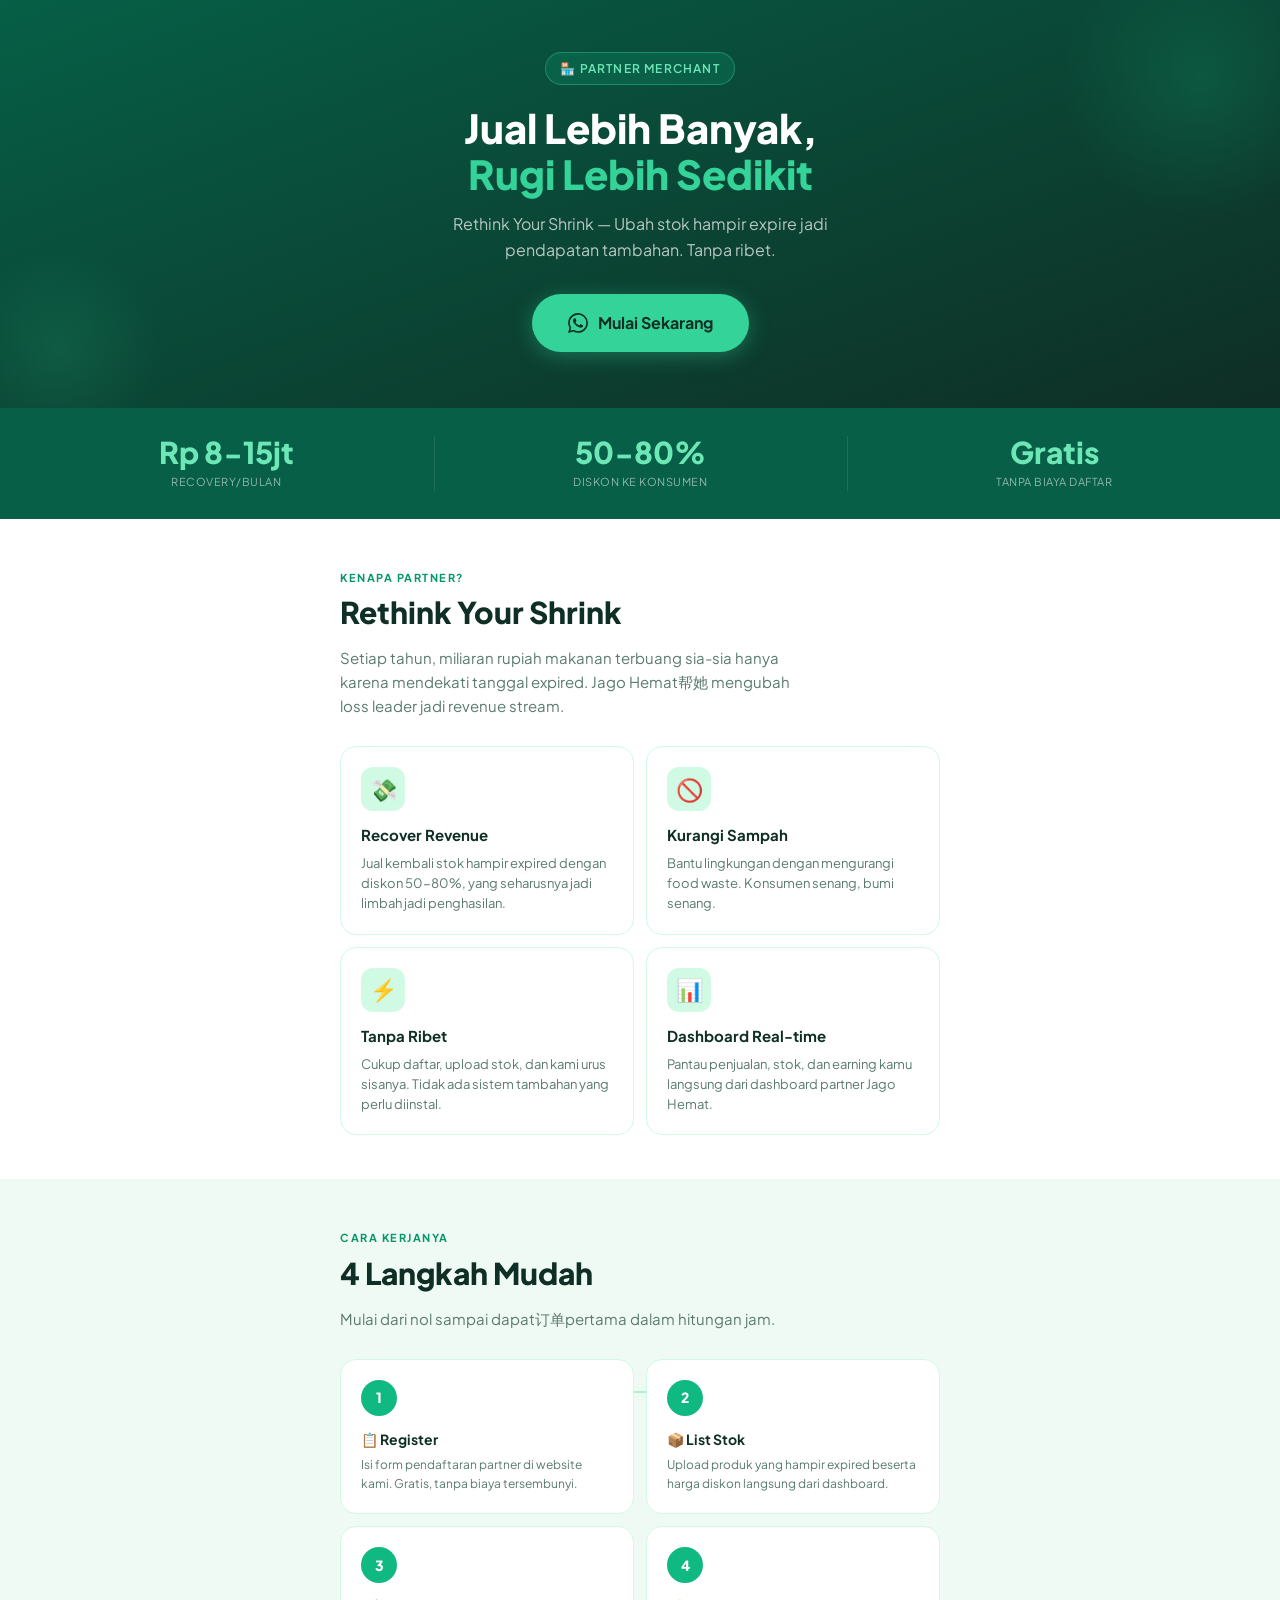
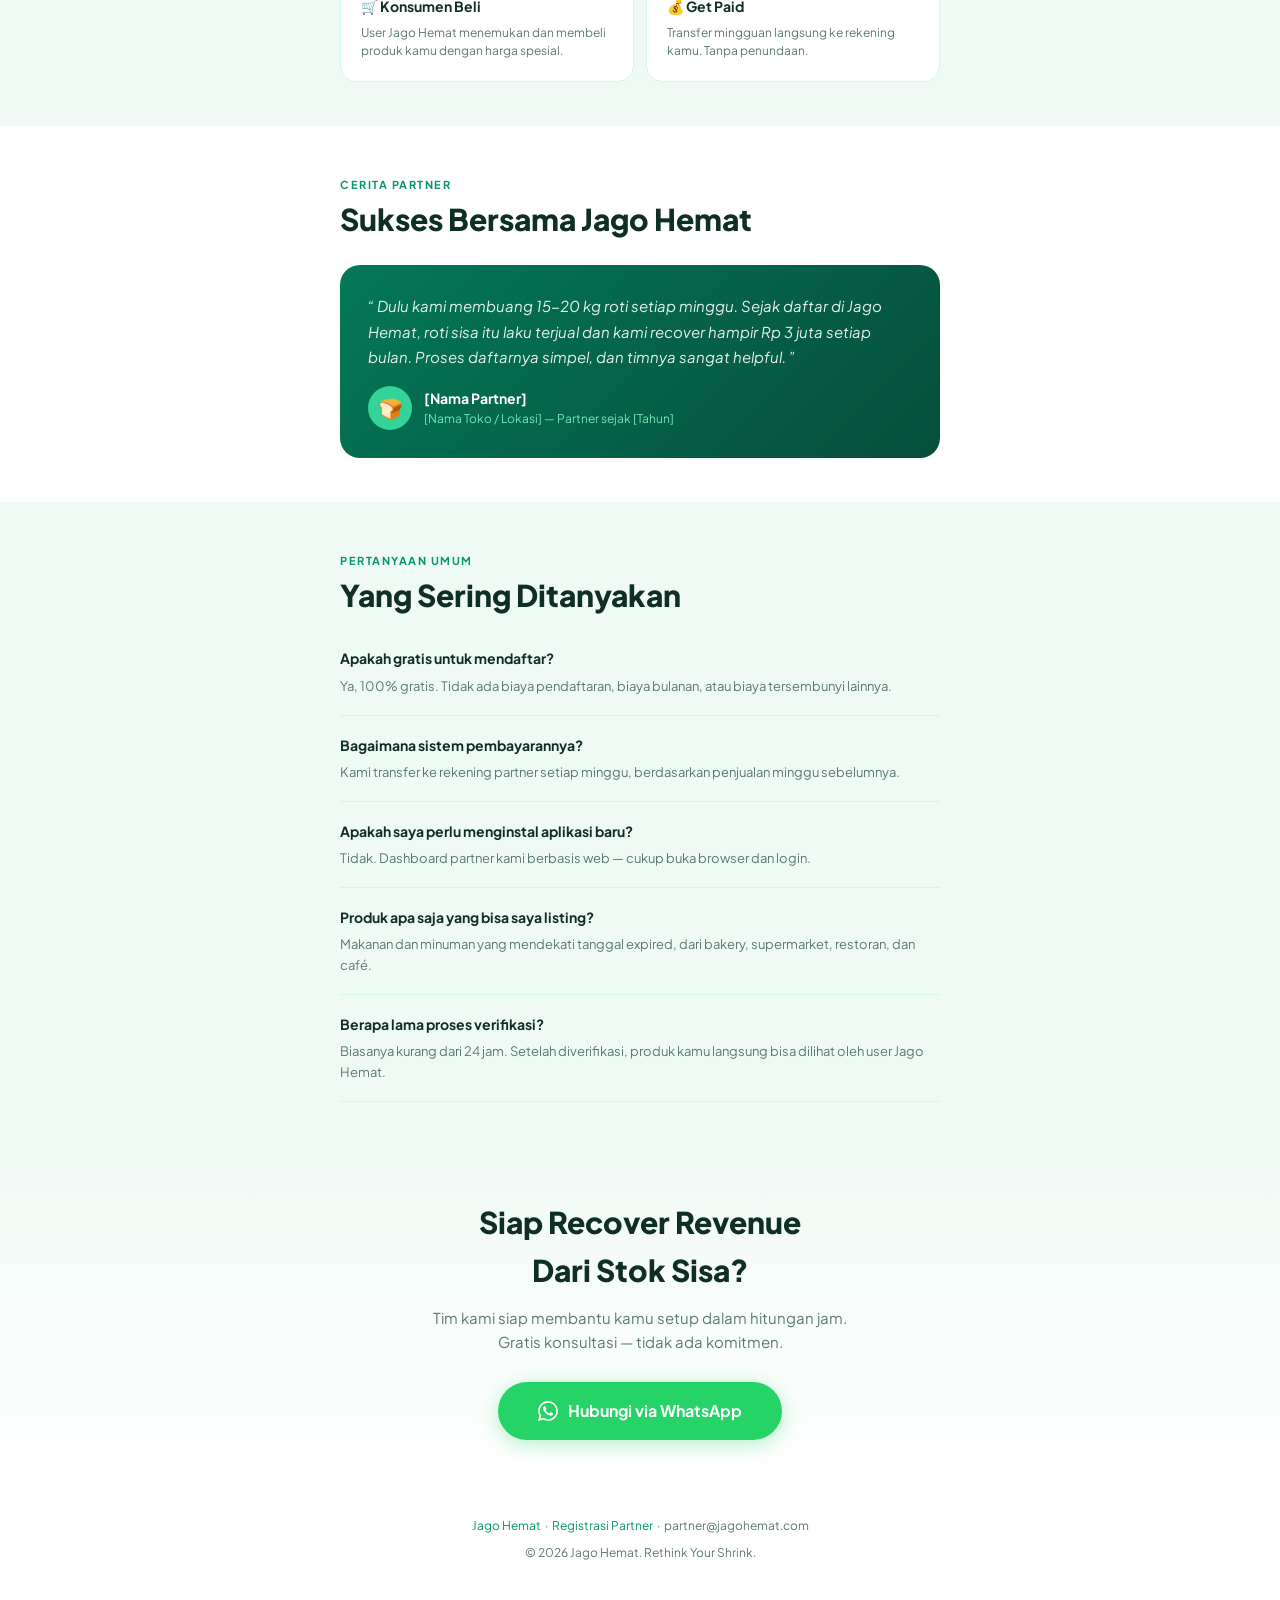
<file: merchant-kit/merchant_one_pager.html>
<!DOCTYPE html>
<html lang="id">
<head>
  <meta charset="UTF-8">
  <meta name="viewport" content="width=device-width, initial-scale=1.0">
  <title>Jadi Partner Jago Hemat</title>
  <link rel="preconnect" href="https://fonts.googleapis.com">
  <link href="https://fonts.googleapis.com/css2?family=Plus+Jakarta+Sans:wght@400;500;600;700;800&display=swap" rel="stylesheet">
  <style>
    /* ── Reset & Base ─────────────────────────────────────────── */
    *, *::before, *::after { box-sizing: border-box; margin: 0; padding: 0; }
    :root {
      --emerald-50:  #ecfdf5;
      --emerald-100: #d1fae5;
      --emerald-200: #a7f3d0;
      --emerald-300: #6ee7b7;
      --emerald-400: #34d399;
      --emerald-500: #10b981;
      --emerald-600: #059669;
      --emerald-700: #047857;
      --emerald-800: #065f46;
      --emerald-900: #064e3b;
      --dark:       #0f2e25;
      --text:       #1a2930;
      --muted:      #5a7a70;
      --light-bg:   #f0faf5;
      --white:      #ffffff;
    }
    body {
      font-family: 'Plus Jakarta Sans', sans-serif;
      color: var(--text);
      background: var(--white);
      line-height: 1.6;
      -webkit-font-smoothing: antialiased;
    }
    img { max-width: 100%; display: block; }

    /* ── Layout ────────────────────────────────────────────────── */
    .container {
      max-width: 640px;
      margin: 0 auto;
      padding: 0 20px;
    }

    /* ── Hero ──────────────────────────────────────────────────── */
    .hero {
      background: linear-gradient(160deg, var(--emerald-800) 0%, var(--dark) 100%);
      padding: 52px 20px 56px;
      text-align: center;
      position: relative;
      overflow: hidden;
    }
    .hero::before {
      content: '';
      position: absolute;
      top: -60px; right: -60px;
      width: 280px; height: 280px;
      background: radial-gradient(circle, rgba(16,185,129,0.18) 0%, transparent 70%);
      border-radius: 50%;
    }
    .hero::after {
      content: '';
      position: absolute;
      bottom: -40px; left: -40px;
      width: 200px; height: 200px;
      background: radial-gradient(circle, rgba(52,211,153,0.12) 0%, transparent 70%);
      border-radius: 50%;
    }
    .hero-badge {
      display: inline-block;
      background: rgba(16,185,129,0.18);
      border: 1px solid rgba(52,211,153,0.4);
      color: var(--emerald-300);
      font-size: 12px;
      font-weight: 600;
      letter-spacing: 1.2px;
      text-transform: uppercase;
      padding: 6px 14px;
      border-radius: 100px;
      margin-bottom: 20px;
    }
    .hero h1 {
      font-size: clamp(28px, 7vw, 40px);
      font-weight: 800;
      color: var(--white);
      line-height: 1.15;
      margin-bottom: 14px;
    }
    .hero h1 span {
      color: var(--emerald-400);
    }
    .hero p {
      font-size: 16px;
      color: rgba(255,255,255,0.7);
      max-width: 380px;
      margin: 0 auto 32px;
    }
    .hero-cta {
      display: inline-flex;
      align-items: center;
      gap: 10px;
      background: var(--emerald-400);
      color: var(--dark);
      font-size: 16px;
      font-weight: 700;
      padding: 16px 36px;
      border-radius: 100px;
      text-decoration: none;
      transition: background 0.2s, transform 0.2s, box-shadow 0.2s;
      box-shadow: 0 4px 20px rgba(52,211,153,0.35);
    }
    .hero-cta:hover {
      background: var(--emerald-300);
      transform: translateY(-2px);
      box-shadow: 0 6px 28px rgba(52,211,153,0.45);
    }

    /* ── Stats Bar ──────────────────────────────────────────────── */
    .stats-bar {
      background: var(--emerald-800);
      padding: 28px 20px;
      display: grid;
      grid-template-columns: 1fr 1fr 1fr;
      gap: 1px;
    }
    .stat-item {
      text-align: center;
      padding: 0 8px;
    }
    .stat-item + .stat-item {
      border-left: 1px solid rgba(255,255,255,0.1);
    }
    .stat-number {
      font-size: clamp(22px, 6vw, 30px);
      font-weight: 800;
      color: var(--emerald-300);
      display: block;
      line-height: 1.1;
    }
    .stat-label {
      font-size: 11px;
      color: rgba(255,255,255,0.55);
      text-transform: uppercase;
      letter-spacing: 0.5px;
      margin-top: 4px;
      display: block;
    }

    /* ── Section ────────────────────────────────────────────────── */
    section { padding: 44px 20px; }
    section.alt { background: var(--light-bg); }
    .section-label {
      display: inline-block;
      font-size: 11px;
      font-weight: 700;
      letter-spacing: 1.5px;
      text-transform: uppercase;
      color: var(--emerald-600);
      margin-bottom: 8px;
    }
    .section-title {
      font-size: clamp(22px, 5.5vw, 30px);
      font-weight: 800;
      color: var(--dark);
      margin-bottom: 16px;
      line-height: 1.2;
    }
    .section-sub {
      font-size: 15px;
      color: var(--muted);
      max-width: 480px;
    }

    /* ── Value Props ───────────────────────────────────────────── */
    .value-grid {
      display: grid;
      grid-template-columns: 1fr 1fr;
      gap: 12px;
      margin-top: 28px;
    }
    .value-card {
      background: var(--white);
      border: 1px solid var(--emerald-100);
      border-radius: 16px;
      padding: 20px;
      transition: transform 0.2s, box-shadow 0.2s;
    }
    .value-card:hover {
      transform: translateY(-3px);
      box-shadow: 0 8px 24px rgba(5,150,105,0.1);
    }
    .value-icon {
      width: 44px; height: 44px;
      background: var(--emerald-100);
      border-radius: 12px;
      display: flex;
      align-items: center;
      justify-content: center;
      font-size: 22px;
      margin-bottom: 12px;
    }
    .value-card h3 {
      font-size: 15px;
      font-weight: 700;
      color: var(--dark);
      margin-bottom: 6px;
    }
    .value-card p {
      font-size: 13px;
      color: var(--muted);
      line-height: 1.55;
    }

    /* ── How It Works ───────────────────────────────────────────── */
    .steps {
      display: grid;
      grid-template-columns: 1fr 1fr;
      gap: 12px;
      margin-top: 28px;
      position: relative;
    }
    /* connector line for desktop */
    @media (min-width: 480px) {
      .steps::before {
        content: '';
        position: absolute;
        top: 32px;
        left: calc(50% - 8px);
        right: calc(50% - 8px);
        height: 2px;
        background: var(--emerald-200);
        z-index: 0;
      }
    }
    .step {
      background: var(--white);
      border: 1px solid var(--emerald-100);
      border-radius: 16px;
      padding: 20px;
      position: relative;
      z-index: 1;
    }
    .step-num {
      width: 36px; height: 36px;
      background: var(--emerald-500);
      color: var(--white);
      font-size: 14px;
      font-weight: 800;
      border-radius: 50%;
      display: flex;
      align-items: center;
      justify-content: center;
      margin-bottom: 12px;
    }
    .step h3 {
      font-size: 14px;
      font-weight: 700;
      color: var(--dark);
      margin-bottom: 6px;
    }
    .step p {
      font-size: 12px;
      color: var(--muted);
      line-height: 1.55;
    }

    /* ── Testimonial ───────────────────────────────────────────── */
    .testimonial {
      background: linear-gradient(135deg, var(--emerald-700) 0%, var(--emerald-900) 100%);
      border-radius: 20px;
      padding: 28px;
      margin: 28px 0 0;
    }
    .testimonial-quote {
      font-size: 15px;
      color: rgba(255,255,255,0.9);
      line-height: 1.7;
      font-style: italic;
      margin-bottom: 16px;
    }
    .testimonial-quote::before { content: '\201C'; }
    .testimonial-quote::after  { content: '\201D'; }
    .testimonial-author {
      display: flex;
      align-items: center;
      gap: 12px;
    }
    .testimonial-avatar {
      width: 44px; height: 44px;
      background: var(--emerald-400);
      border-radius: 50%;
      display: flex;
      align-items: center;
      justify-content: center;
      font-size: 20px;
    }
    .testimonial-name {
      font-size: 14px;
      font-weight: 700;
      color: var(--white);
    }
    .testimonial-role {
      font-size: 12px;
      color: var(--emerald-300);
    }

    /* ── FAQ ────────────────────────────────────────────────────── */
    .faq-item {
      border-bottom: 1px solid var(--emerald-100);
      padding: 18px 0;
    }
    .faq-item:first-child { border-top: 1px solid var(--emerald-100); }
    .faq-q {
      font-size: 14px;
      font-weight: 700;
      color: var(--dark);
      margin-bottom: 6px;
    }
    .faq-a {
      font-size: 13px;
      color: var(--muted);
      line-height: 1.6;
    }

    /* ── Bottom CTA ─────────────────────────────────────────────── */
    .bottom-cta {
      text-align: center;
      padding: 52px 20px;
      background: linear-gradient(180deg, var(--light-bg) 0%, var(--white) 100%);
    }
    .bottom-cta h2 {
      font-size: clamp(22px, 5.5vw, 30px);
      font-weight: 800;
      color: var(--dark);
      margin-bottom: 12px;
    }
    .bottom-cta p {
      font-size: 15px;
      color: var(--muted);
      margin-bottom: 28px;
    }
    .btn-wa {
      display: inline-flex;
      align-items: center;
      gap: 10px;
      background: #25D366;
      color: var(--white);
      font-size: 16px;
      font-weight: 700;
      padding: 16px 40px;
      border-radius: 100px;
      text-decoration: none;
      transition: background 0.2s, transform 0.2s, box-shadow 0.2s;
      box-shadow: 0 4px 20px rgba(37,211,102,0.35);
    }
    .btn-wa:hover {
      background: #20bd5a;
      transform: translateY(-2px);
      box-shadow: 0 6px 28px rgba(37,211,102,0.45);
    }

    /* ── Footer ──────────────────────────────────────────────────── */
    footer {
      text-align: center;
      padding: 24px 20px 40px;
      font-size: 12px;
      color: var(--muted);
    }
    footer a { color: var(--emerald-600); text-decoration: none; }
  </style>
</head>
<body>

  <!-- ── HERO ─────────────────────────────────────────────────── -->
  <div class="hero">
    <div class="container" style="position:relative;z-index:1;">
      <div class="hero-badge">🏪 Partner Merchant</div>
      <h1>Jual Lebih Banyak,<br><span>Rugi Lebih Sedikit</span></h1>
      <p>Rethink Your Shrink — Ubah stok hampir expire jadi pendapatan tambahan. Tanpa ribet.</p>
      <a href="https://wa.me/6280000000000?text=Halo%2C%20saya%20tertarik%20menjadi%20partner%20Jago%20Hemat" class="hero-cta">
        <svg width="20" height="20" viewBox="0 0 24 24" fill="currentColor">
          <path d="M17.472 14.382c-.297-.149-1.758-.867-2.03-.967-.273-.099-.471-.148-.67.15-.197.297-.767.966-.94 1.164-.173.199-.347.223-.644.075-.297-.15-1.255-.463-2.39-1.475-.883-.788-1.48-1.761-1.653-2.059-.173-.297-.018-.458.13-.606.134-.133.298-.347.446-.52.149-.174.198-.298.298-.497.099-.198.05-.371-.025-.52-.075-.149-.669-1.612-.916-2.207-.242-.579-.487-.5-.669-.51-.173-.008-.371-.01-.57-.01-.198 0-.52.074-.792.372-.272.297-1.04 1.016-1.04 2.479 0 1.462 1.065 2.875 1.213 3.074.149.198 2.096 3.2 5.077 4.487.709.306 1.262.489 1.694.625.712.227 1.36.195 1.871.118.571-.085 1.758-.719 2.006-1.413.248-.694.248-1.289.173-1.413-.074-.124-.272-.198-.57-.347m-5.421 7.403h-.004a9.87 9.87 0 01-5.031-1.378l-.361-.214-3.741.982.998-3.648-.235-.374a9.86 9.86 0 01-1.51-5.26c.001-5.45 4.436-9.884 9.888-9.884 2.64 0 5.122 1.03 6.988 2.898a9.825 9.825 0 012.893 6.994c-.003 5.45-4.437 9.884-9.885 9.884m8.413-18.297A11.815 11.815 0 0012.05 0C5.495 0 .16 5.335.157 11.892c0 2.096.547 4.142 1.588 5.945L.057 24l6.305-1.654a11.882 11.882 0 005.683 1.448h.005c6.554 0 11.89-5.335 11.893-11.893a11.821 11.821 0 00-3.48-8.413z"/>
        </svg>
        Mulai Sekarang
      </a>
    </div>
  </div>

  <!-- ── STATS BAR ────────────────────────────────────────────── -->
  <div class="stats-bar">
    <div class="stat-item">
      <span class="stat-number">Rp 8-15jt</span>
      <span class="stat-label">Recovery/bulan</span>
    </div>
    <div class="stat-item">
      <span class="stat-number">50-80%</span>
      <span class="stat-label">Diskon ke Konsumen</span>
    </div>
    <div class="stat-item">
      <span class="stat-number">Gratis</span>
      <span class="stat-label">Tanpa Biaya Daftar</span>
    </div>
  </div>

  <!-- ── VALUE PROPS ──────────────────────────────────────────── -->
  <section>
    <div class="container">
      <div class="section-label">Kenapa Partner?</div>
      <div class="section-title">Rethink Your Shrink</div>
      <p class="section-sub">
        Setiap tahun, miliaran rupiah makanan terbuang sia-sia hanya karena mendekati tanggal expired.
        Jago Hemat帮她 mengubah loss leader jadi revenue stream.
      </p>

      <div class="value-grid">
        <div class="value-card">
          <div class="value-icon">💸</div>
          <h3>Recover Revenue</h3>
          <p>Jual kembali stok hampir expired dengan diskon 50-80%, yang seharusnya jadi limbah jadi penghasilan.</p>
        </div>
        <div class="value-card">
          <div class="value-icon">🚫</div>
          <h3>Kurangi Sampah</h3>
          <p>Bantu lingkungan dengan mengurangi food waste. Konsumen senang, bumi senang.</p>
        </div>
        <div class="value-card">
          <div class="value-icon">⚡</div>
          <h3>Tanpa Ribet</h3>
          <p>Cukup daftar, upload stok, dan kami urus sisanya. Tidak ada sistem tambahan yang perlu diinstal.</p>
        </div>
        <div class="value-card">
          <div class="value-icon">📊</div>
          <h3>Dashboard Real-time</h3>
          <p>Pantau penjualan, stok, dan earning kamu langsung dari dashboard partner Jago Hemat.</p>
        </div>
      </div>
    </div>
  </section>

  <!-- ── HOW IT WORKS ─────────────────────────────────────────── -->
  <section class="alt">
    <div class="container">
      <div class="section-label">Cara Kerjanya</div>
      <div class="section-title">4 Langkah Mudah</div>
      <p class="section-sub">Mulai dari nol sampai dapat订单pertama dalam hitungan jam.</p>

      <div class="steps">
        <div class="step">
          <div class="step-num">1</div>
          <h3>📋 Register</h3>
          <p>Isi form pendaftaran partner di website kami. Gratis, tanpa biaya tersembunyi.</p>
        </div>
        <div class="step">
          <div class="step-num">2</div>
          <h3>📦 List Stok</h3>
          <p>Upload produk yang hampir expired beserta harga diskon langsung dari dashboard.</p>
        </div>
        <div class="step">
          <div class="step-num">3</div>
          <h3>🛒 Konsumen Beli</h3>
          <p>User Jago Hemat menemukan dan membeli produk kamu dengan harga spesial.</p>
        </div>
        <div class="step">
          <div class="step-num">4</div>
          <h3>💰 Get Paid</h3>
          <p>Transfer mingguan langsung ke rekening kamu. Tanpa penundaan.</p>
        </div>
      </div>
    </div>
  </section>

  <!-- ── CASE STUDY ───────────────────────────────────────────── -->
  <section>
    <div class="container">
      <div class="section-label">Cerita Partner</div>
      <div class="section-title">Sukses Bersama Jago Hemat</div>

      <div class="testimonial">
        <p class="testimonial-quote">
          Dulu kami membuang 15-20 kg roti setiap minggu. Sejak daftar di Jago Hemat, roti sisa itu laku terjual dan kami recover hampir Rp 3 juta setiap bulan. Proses daftarnya simpel, dan timnya sangat helpful.
        </p>
        <div class="testimonial-author">
          <div class="testimonial-avatar">🍞</div>
          <div>
            <div class="testimonial-name">[Nama Partner]</div>
            <div class="testimonial-role">[Nama Toko / Lokasi] — Partner sejak [Tahun]</div>
          </div>
        </div>
      </div>
    </div>
  </section>

  <!-- ── FAQ ──────────────────────────────────────────────────── -->
  <section class="alt">
    <div class="container">
      <div class="section-label">Pertanyaan Umum</div>
      <div class="section-title">Yang Sering Ditanyakan</div>

      <div class="faq-item">
        <div class="faq-q">Apakah gratis untuk mendaftar?</div>
        <div class="faq-a">Ya, 100% gratis. Tidak ada biaya pendaftaran, biaya bulanan, atau biaya tersembunyi lainnya.</div>
      </div>
      <div class="faq-item">
        <div class="faq-q">Bagaimana sistem pembayarannya?</div>
        <div class="faq-a">Kami transfer ke rekening partner setiap minggu, berdasarkan penjualan minggu sebelumnya.</div>
      </div>
      <div class="faq-item">
        <div class="faq-q">Apakah saya perlu menginstal aplikasi baru?</div>
        <div class="faq-a">Tidak. Dashboard partner kami berbasis web — cukup buka browser dan login.</div>
      </div>
      <div class="faq-item">
        <div class="faq-q">Produk apa saja yang bisa saya listing?</div>
        <div class="faq-a">Makanan dan minuman yang mendekati tanggal expired, dari bakery, supermarket, restoran, dan café.</div>
      </div>
      <div class="faq-item">
        <div class="faq-q">Berapa lama proses verifikasi?</div>
        <div class="faq-a">Biasanya kurang dari 24 jam. Setelah diverifikasi, produk kamu langsung bisa dilihat oleh user Jago Hemat.</div>
      </div>
    </div>
  </section>

  <!-- ── BOTTOM CTA ────────────────────────────────────────────── -->
  <div class="bottom-cta">
    <div class="container">
      <h2>Siap Recover Revenue<br>Dari Stok Sisa?</h2>
      <p>Tim kami siap membantu kamu setup dalam hitungan jam.<br>Gratis konsultasi — tidak ada komitmen.</p>
      <a href="https://wa.me/6280000000000?text=Halo%2C%20saya%20tertarik%20menjadi%20partner%20Jago%20Hemat.%20Bisa%20dibantu%20cara%20daftarnya%3F" class="btn-wa">
        <svg width="20" height="20" viewBox="0 0 24 24" fill="currentColor">
          <path d="M17.472 14.382c-.297-.149-1.758-.867-2.03-.967-.273-.099-.471-.148-.67.15-.197.297-.767.966-.94 1.164-.173.199-.347.223-.644.075-.297-.15-1.255-.463-2.39-1.475-.883-.788-1.48-1.761-1.653-2.059-.173-.297-.018-.458.13-.606.134-.133.298-.347.446-.52.149-.174.198-.298.298-.497.099-.198.05-.371-.025-.52-.075-.149-.669-1.612-.916-2.207-.242-.579-.487-.5-.669-.51-.173-.008-.371-.01-.57-.01-.198 0-.52.074-.792.372-.272.297-1.04 1.016-1.04 2.479 0 1.462 1.065 2.875 1.213 3.074.149.198 2.096 3.2 5.077 4.487.709.306 1.262.489 1.694.625.712.227 1.36.195 1.871.118.571-.085 1.758-.719 2.006-1.413.248-.694.248-1.289.173-1.413-.074-.124-.272-.198-.57-.347m-5.421 7.403h-.004a9.87 9.87 0 01-5.031-1.378l-.361-.214-3.741.982.998-3.648-.235-.374a9.86 9.86 0 01-1.51-5.26c.001-5.45 4.436-9.884 9.888-9.884 2.64 0 5.122 1.03 6.988 2.898a9.825 9.825 0 012.893 6.994c-.003 5.45-4.437 9.884-9.885 9.884m8.413-18.297A11.815 11.815 0 0012.05 0C5.495 0 .16 5.335.157 11.892c0 2.096.547 4.142 1.588 5.945L.057 24l6.305-1.654a11.882 11.882 0 005.683 1.448h.005c6.554 0 11.89-5.335 11.893-11.893a11.821 11.821 0 00-3.48-8.413z"/>
        </svg>
        Hubungi via WhatsApp
      </a>
    </div>
  </div>

  <!-- ── FOOTER ────────────────────────────────────────────────── -->
  <footer>
    <p>
      <a href="https://jagohemat.com">Jago Hemat</a> &nbsp;·&nbsp;
      <a href="https://jagohemat.com/merchant">Registrasi Partner</a> &nbsp;·&nbsp;
      partner@jagohemat.com
    </p>
    <p style="margin-top:8px;">© 2026 Jago Hemat. Rethink Your Shrink.</p>
  </footer>

</body>
</html>
</file>
